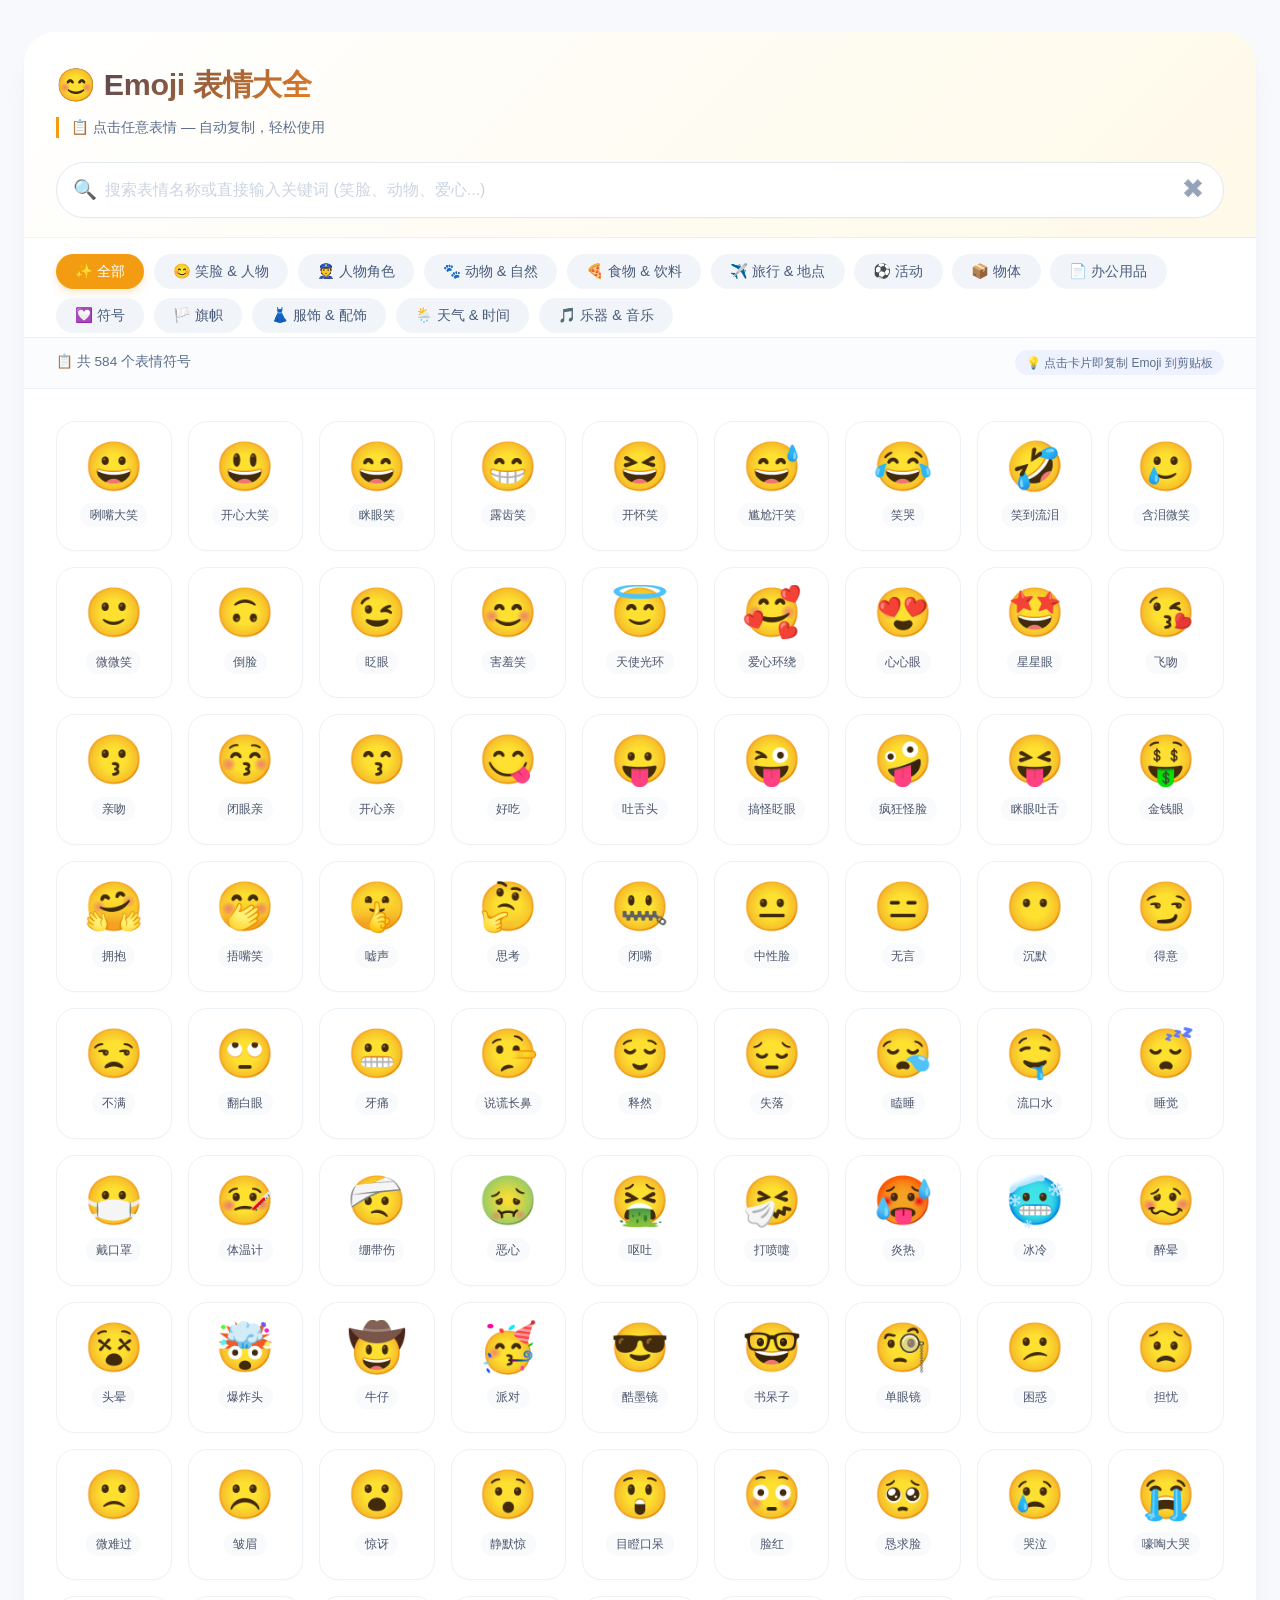
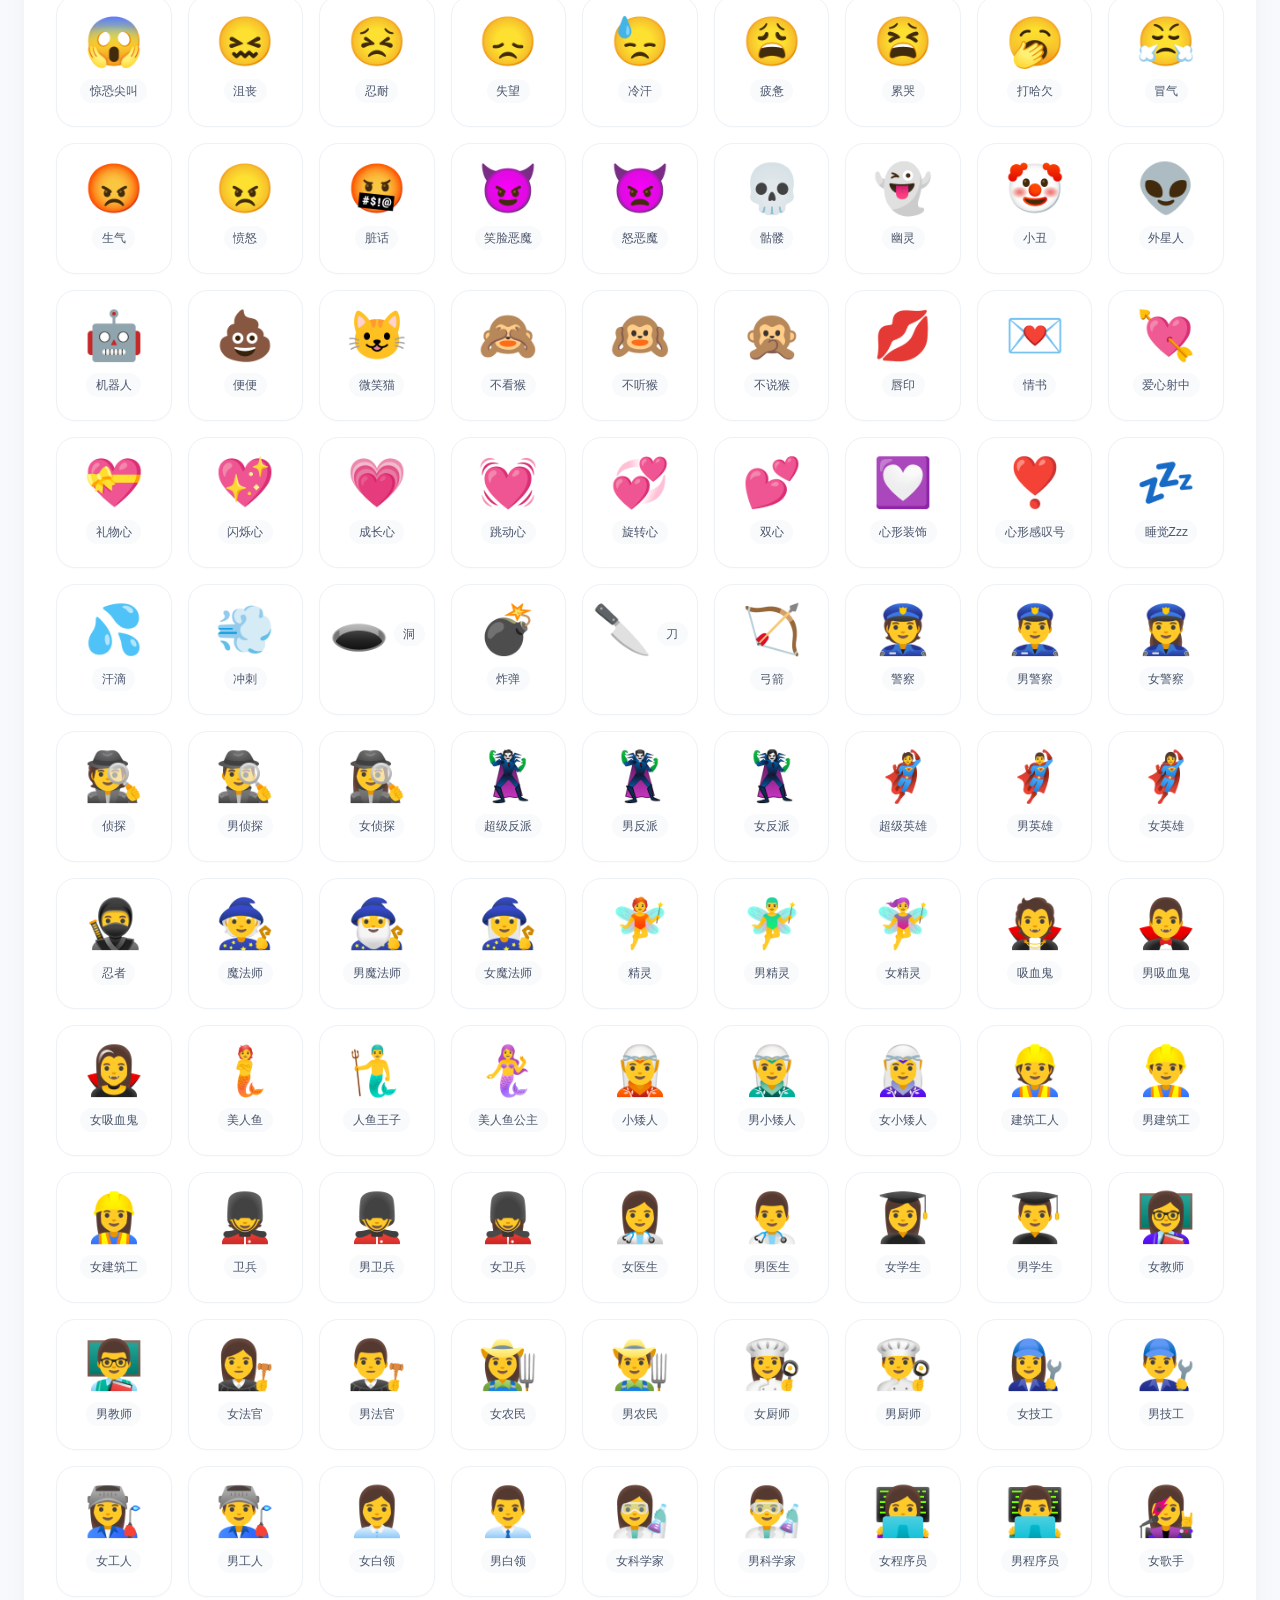
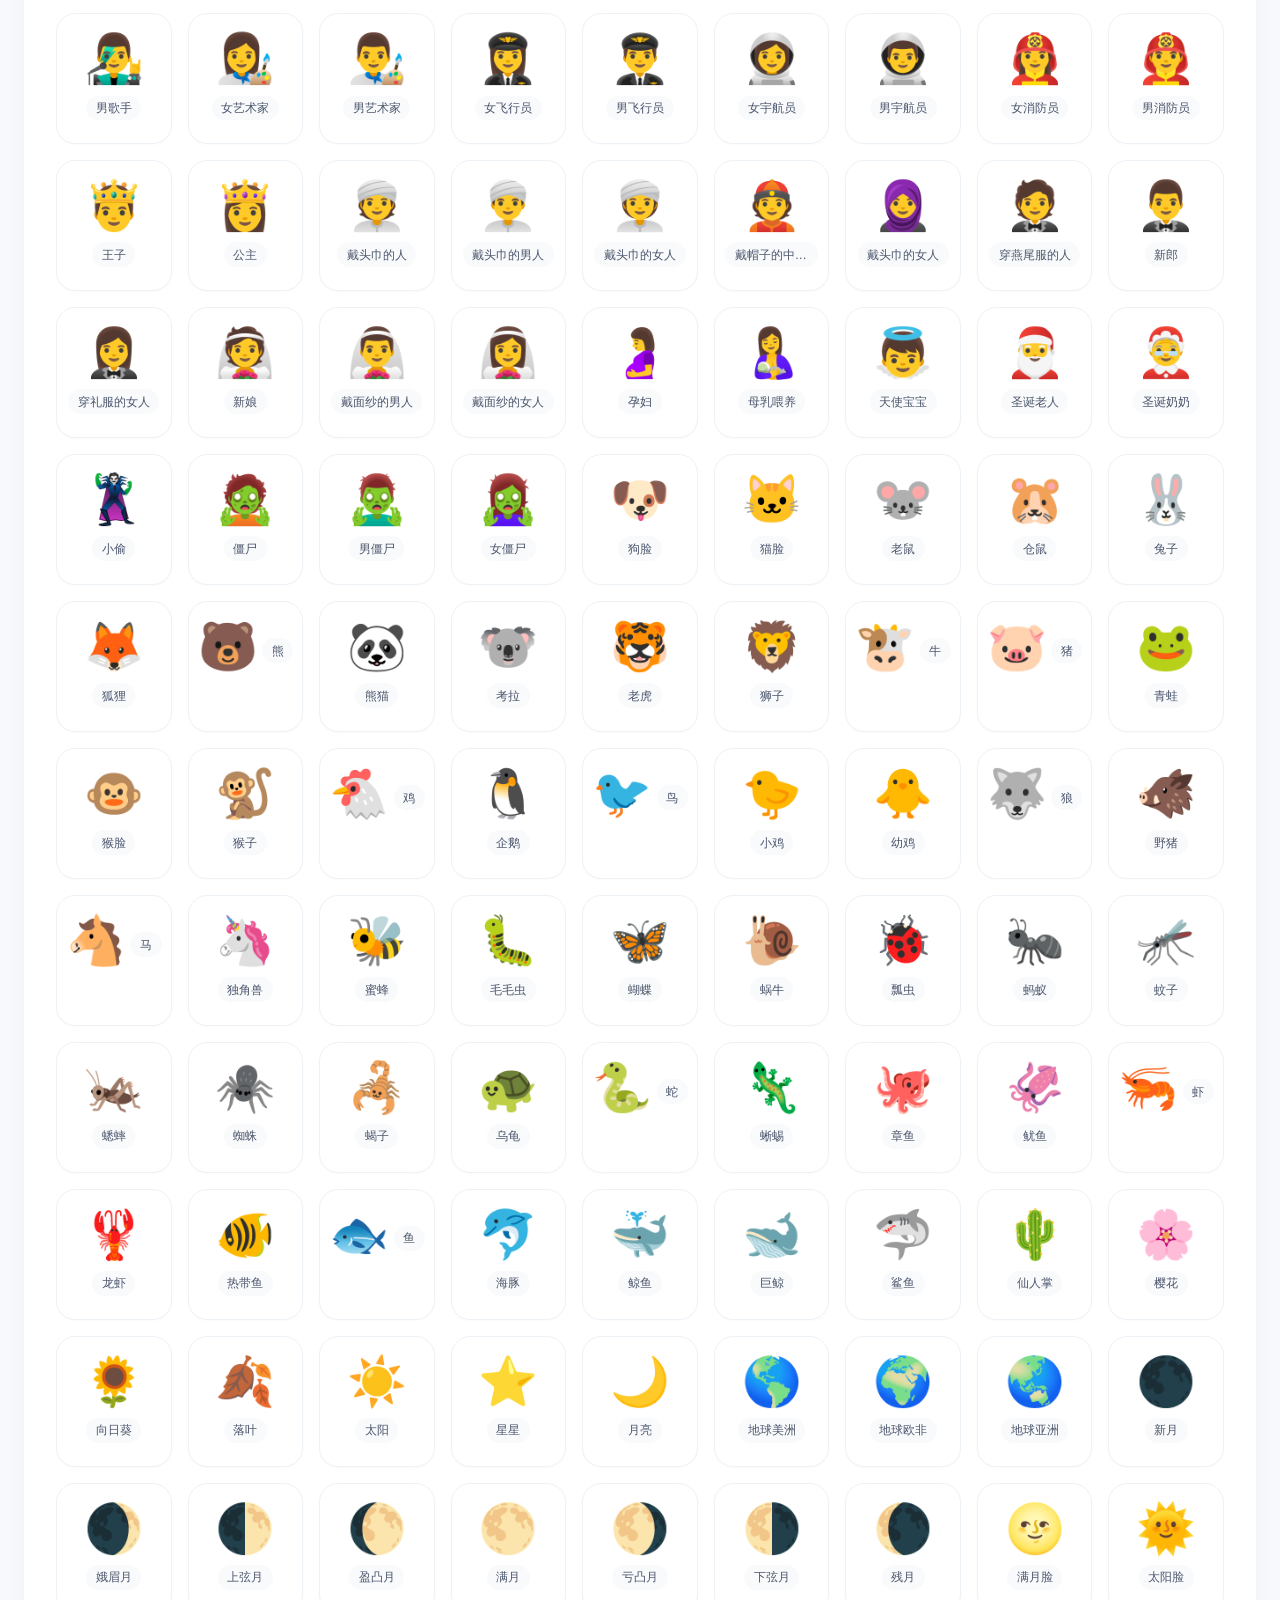
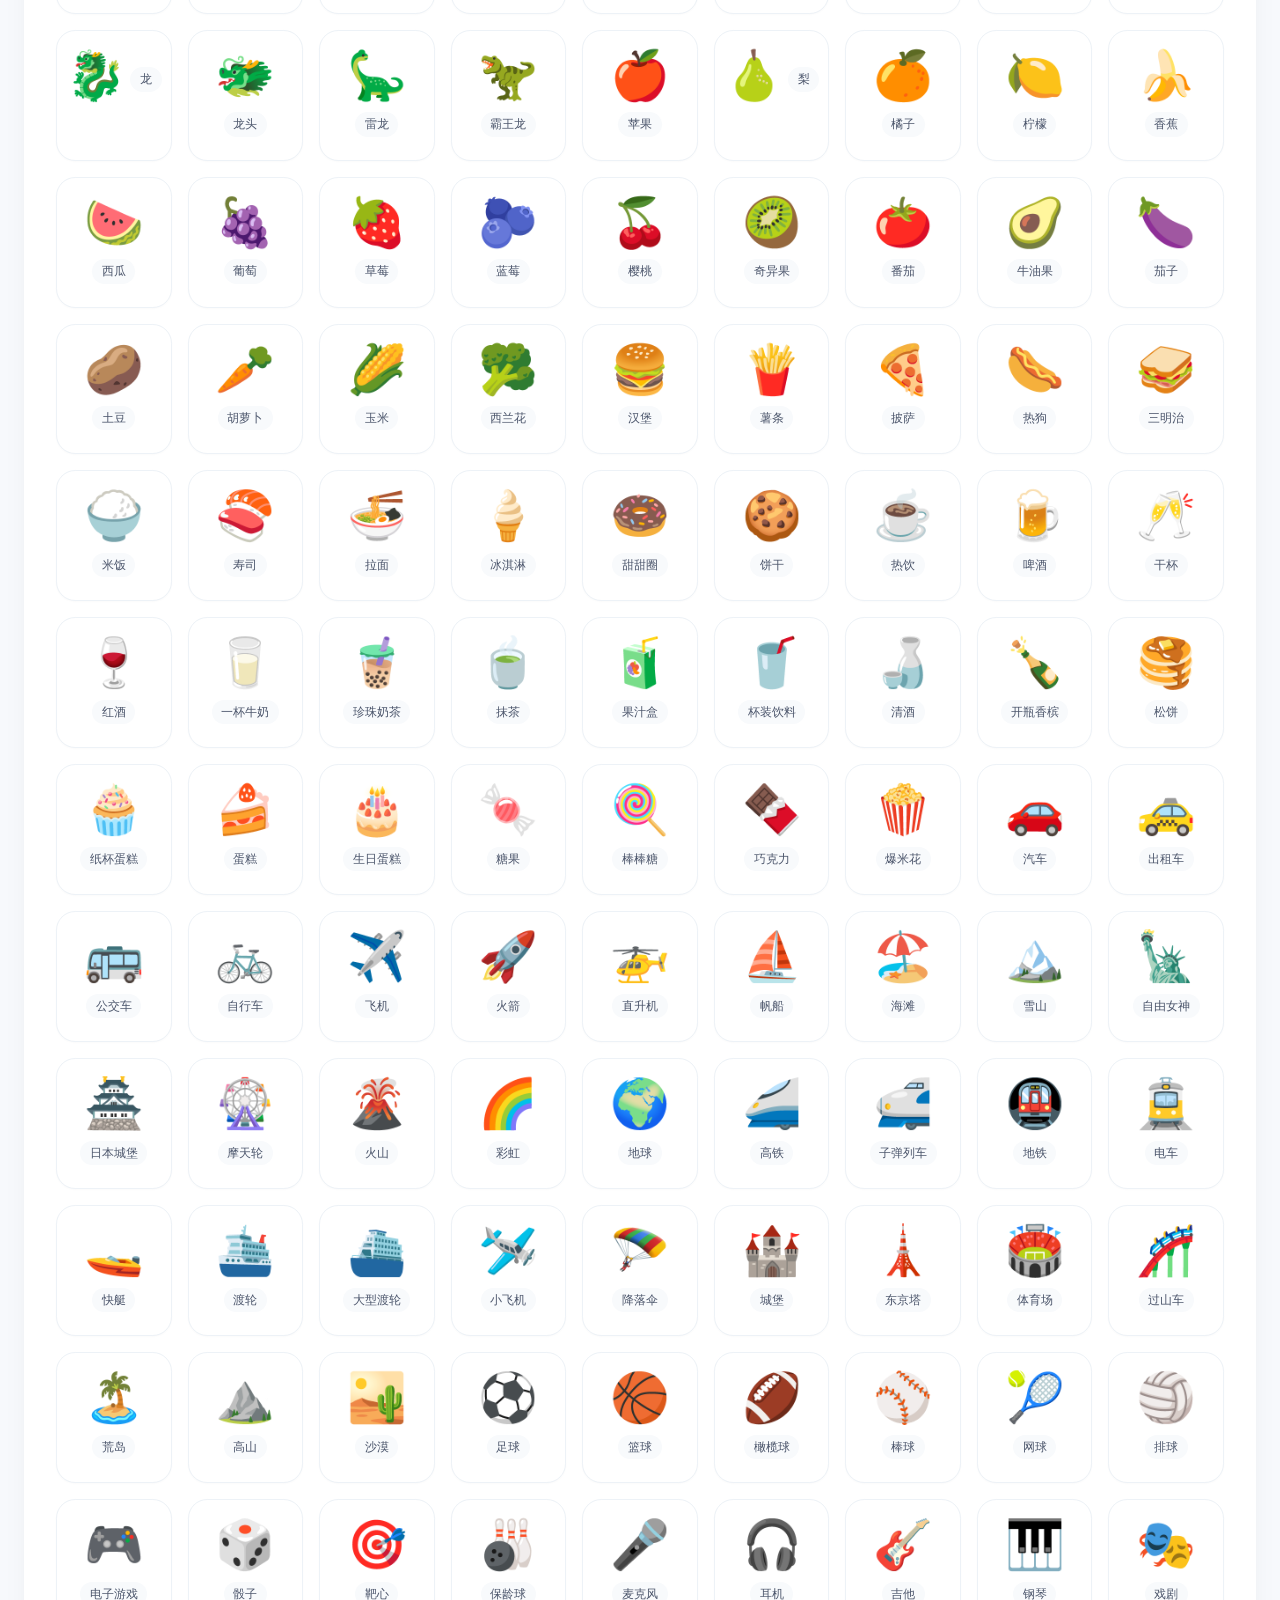
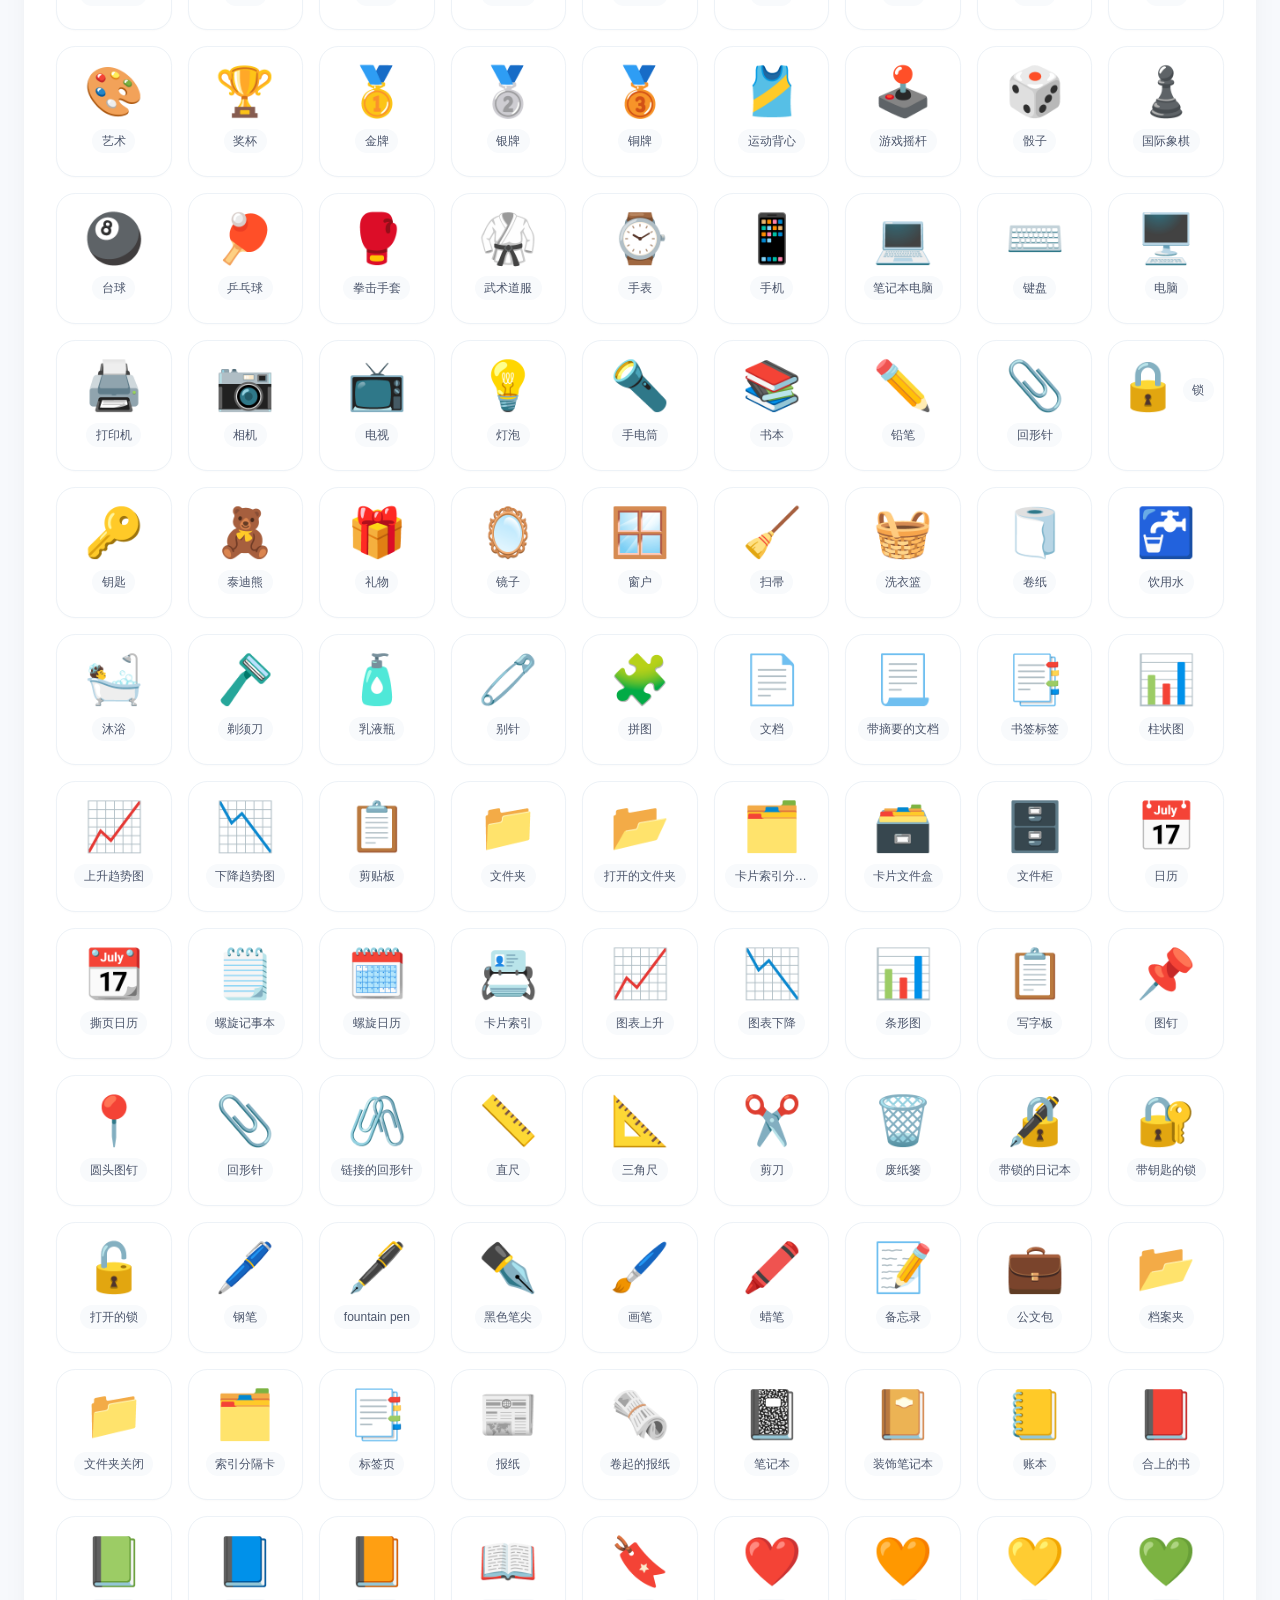
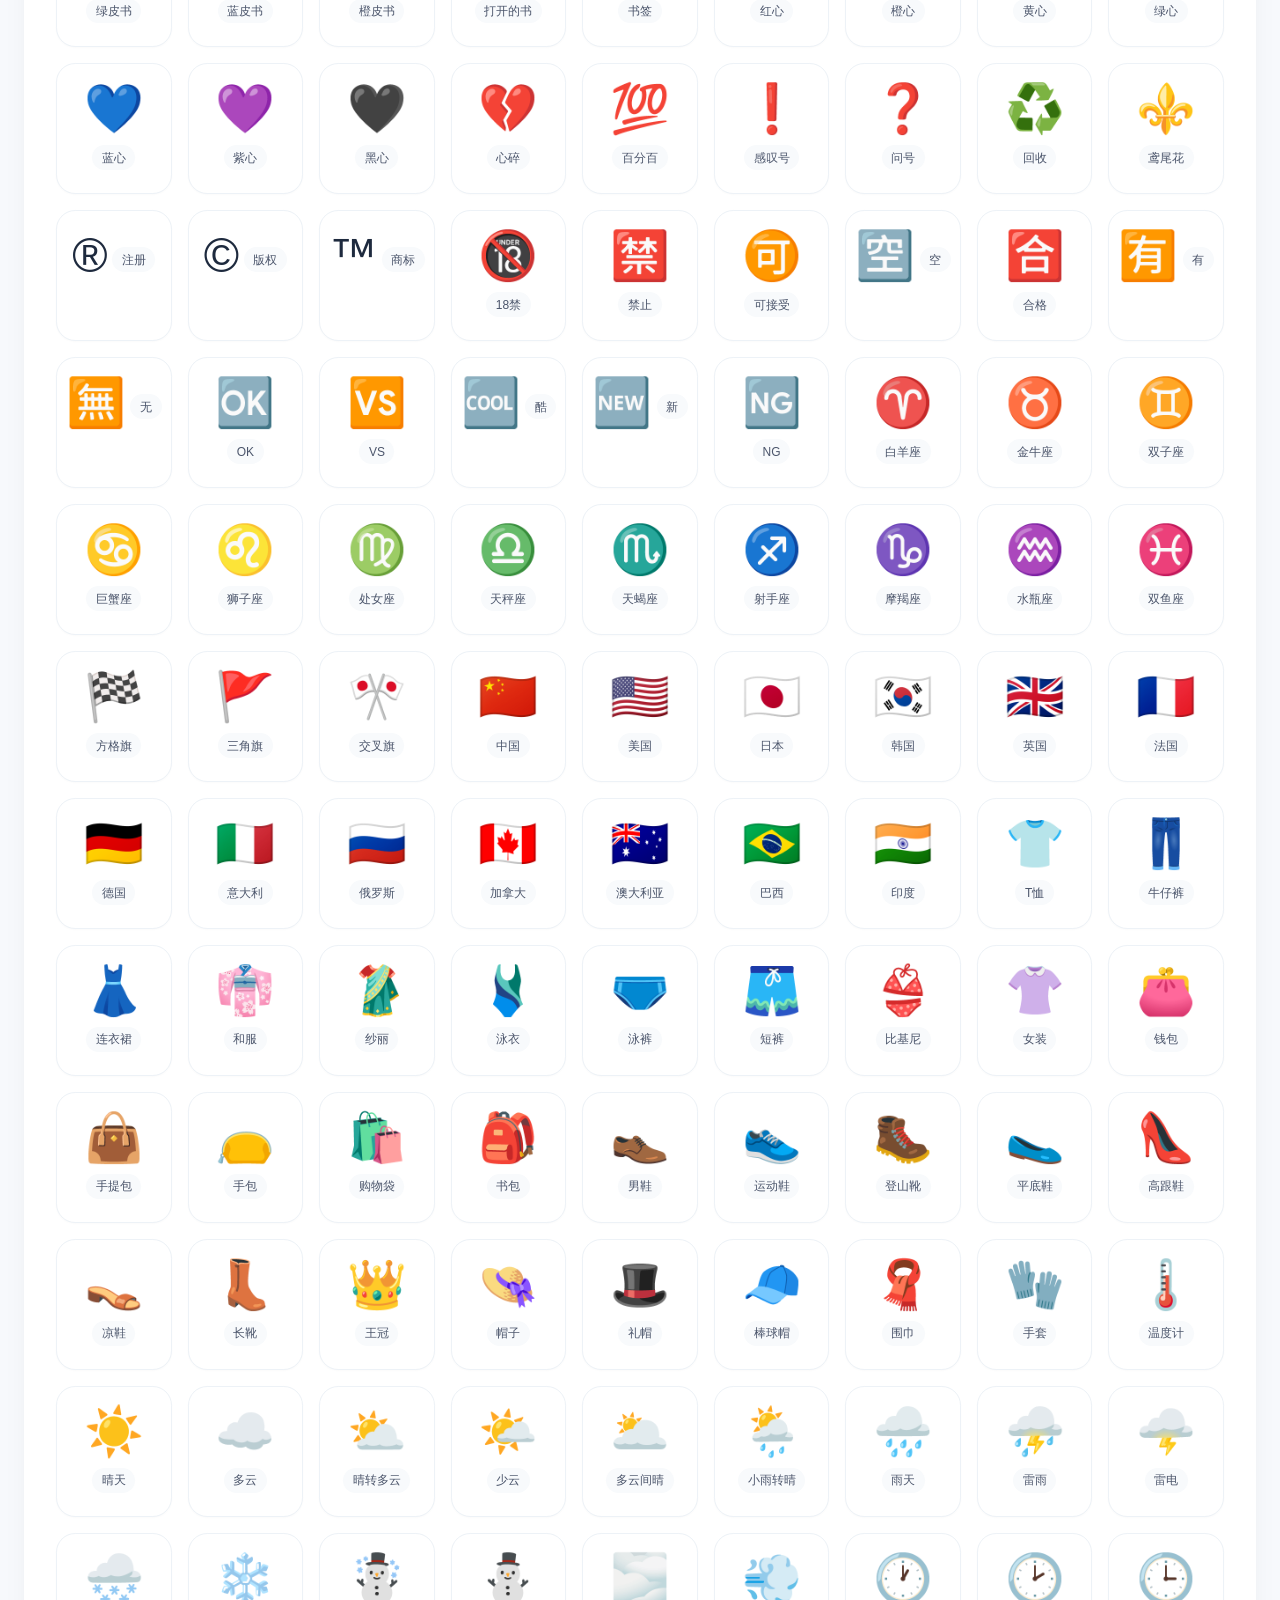
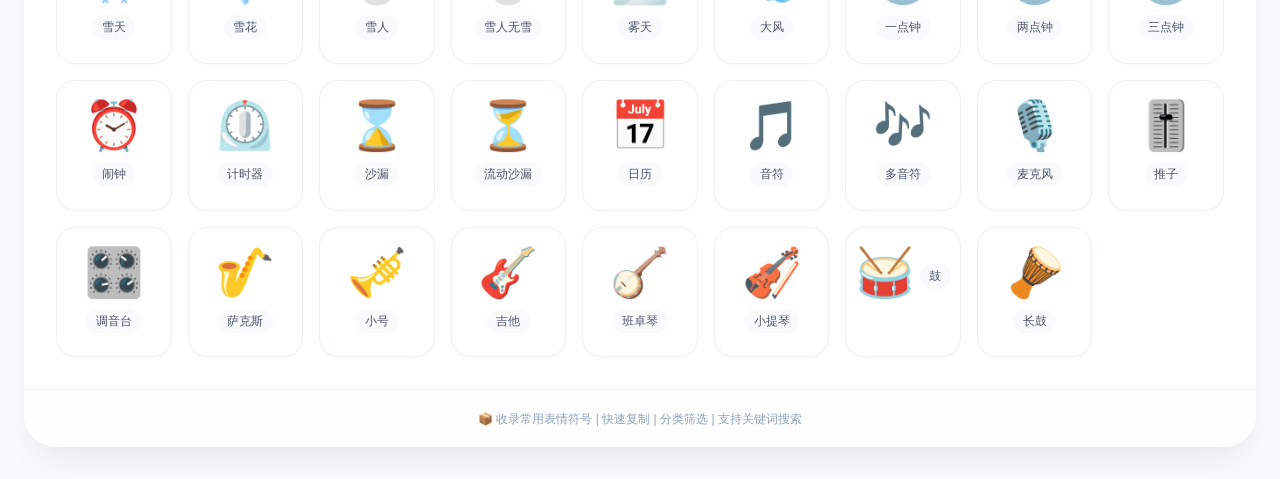
<file: emoji/index.html>
<!DOCTYPE html>
<html lang="zh-CN">
<head>
    <meta charset="UTF-8">
    <meta name="viewport" content="width=device-width, initial-scale=1.0, user-scalable=yes">
    <title>Emoji表情大全 - 一键复制表情符号</title>
    <link rel="stylesheet" href="css/style.css">
</head>
<body>

<div class="container">
    <div class="header">
        <h1>Emoji 表情大全</h1>
        <div class="sub">📋 点击任意表情 — 自动复制，轻松使用</div>
        <div class="search-section">
            <div class="search-box">
                <span class="search-icon">🔍</span>
                <input type="text" id="searchInput" placeholder="搜索表情名称或直接输入关键词 (笑脸、动物、爱心...)" autocomplete="off">
                <button class="clear-search" id="clearSearchBtn" aria-label="清空搜索">✖</button>
            </div>
        </div>
    </div>

    <div class="categories" id="categoriesContainer">
        <!-- 分类按钮动态生成 + 静态保底，但JS会动态渲染 -->
    </div>

    <div class="stats-bar">
        <div class="result-count" id="resultCount">✨ 加载表情中...</div>
        <div class="copy-tip">💡 点击卡片即复制 Emoji 到剪贴板</div>
    </div>

    <div id="emojiGrid" class="emoji-grid">
        <!-- 动态渲染表情卡片 -->
        <div class="empty-state">🎨 表情正在赶来...</div>
    </div>
    <div class="footer">
        📦 收录常用表情符号 | 快速复制 | 分类筛选 | 支持关键词搜索
    </div>
</div>

<div id="toastMsg" class="toast-message">✅ 已复制</div>

<script src="js/script.js"></script>
</body>
</html>
</file>
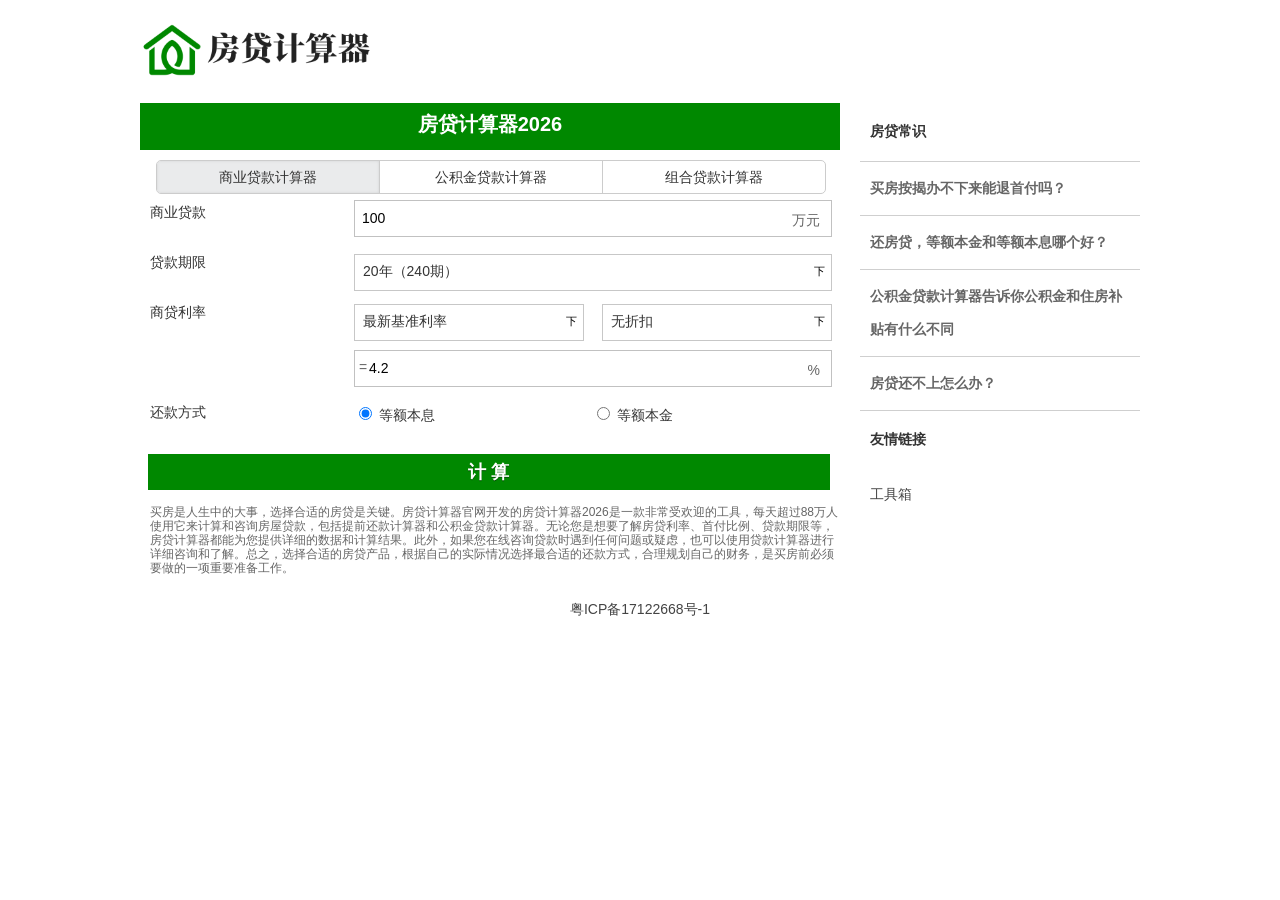
<file: fangdai/index.html>
<!DOCTYPE html>
<html dir="ltr" lang="zh-CN">
<head>
    <meta http-equiv="Content-Type" content="text/html; charset=UTF-8"/>
    <title>房贷计算器2026年 - 房贷计算在线工具</title>
    <meta name="keywords" content="贷款计算器在线工具,LPR,公积金贷款计算器,房贷计算器2026,商贷计算器,loan,房贷利率计算器,等额本息计算器,等额本金计算器,提前还款房贷计算器,房贷计算器在线计算"/>
    <meta name="description"
          content="房贷计算器2026在线免费工具,提供2026房贷利率和房贷计算公式,包含购房贷款计算器、LPR、loan、等额本息计算器、房贷利率计算器、商贷计算器、公积金贷款计算器、提前还款计算器等"/>
    <meta name="viewport"
          content="width=device-width,initial-scale=1.0,maximum-scale=5.0,minimum-scale=1.0,user-scalable=yes"/>
    <link rel="icon" sizes="114x114" href="images/favicon.png">
    <link rel="stylesheet" type="text/css" href="./css/my-common.min.css"/>
    <link rel="stylesheet" type="text/css" href="./css/my-houseloan.min.css"/>
    <style>
        /* 组合贷明细切换标签样式 */
        .mix-loan-tabs {
            margin: 15px 0 10px 0;
        }
        .mix-loan-tabs .tab {
            cursor: pointer;
        }
        .mix-loan-view {
            margin-top: 10px;
        }
        .data-table {
            width: 100%;
            border-collapse: collapse;
        }
        .data-table th,
        .data-table td {
            padding: 8px 6px;
            text-align: center;
            border: 1px solid #e0e0e0;
        }
        .data-table th {
            background-color: #f5f5f5;
            font-weight: bold;
        }
    </style>
    <script type="text/javascript" src="./js/zepto.min.js"></script>
    <script type="text/javascript" src="./js/houseloan_calculator.js"></script>
    <script src="./js/common_tpl.js" type="text/javascript"></script>
 

    <script type="application/ld+json">
        {
          "@context": "https://schema.org",
          "@type": "SoftwareApplication",
          "name": "房贷计算器工具",
          "applicationCategory": "FinanceApplication",
          "aggregateRating": {
            "@type": "AggregateRating",
            "ratingValue": "4.3",
            "ratingCount": "8864"
          },
          "offers": {
            "@type": "Offer",
            "price": "0"
          }
        }
    </script>






</head>
<body>
<div class="header">
    <div class="container">
        <div class="logo">
            <a href=/web_tools/fangdai/index.html><img src="./images/logo.png" style="width: 240px;height: 60px;" title="房贷计算器"></a>
        </div>
    </div>
</div>
<div class="container">
    <div class="calculator">
        <div view="calc_input" style="display:block;">
            <div class="ui-bar" skin="title">
                <at class="title">
                    房贷计算器2026
                    <div class="right">
                        <a class="ui-btn" skin="blue mini i-home" href=/web_tools/fangdai/index.html></a>
                    </div>
                </at>
            </div>
            <nav class="switch-tabs big-switch-tabs">
                <ul style="cursor: pointer;">
                    <li id="business_calc" class="tab select-tab">
                        <div>商业贷款计算器</div>
                    </li>
                    <li id="PAF_calc" class="tab normal-tab">
                        <div>公积金贷款计算器</div>
                    </li>
                    <li id="mix_calc" class="tab normal-tab">
                        <div>组合贷款计算器</div>
                    </li>
                </ul>
            </nav>
            <div class="input-fields" wrap="h10">
                <ul>
                    <li id="business_sum_line" class="field-wrap">
                        <label>商业贷款</label>
                        <div class="field">
                            <div class="ui-text" data-tail="万元">
                                <input type="number" id="business_sum" value="100"></div>
                        </div>
                    </li>
                    <li id="PAF_sum_line" class="field-wrap" style="display:none">
                        <label>公积金贷款</label>
                        <div class="field">
                            <div class="ui-text" data-tail="万元">
                                <input type="number" id="PAF_sum" value="80"></div>
                        </div>
                    </li>
                    <li class="field-wrap">
                        <label>贷款期限</label>
                        <div class="field">
                            <div class="ui-select">
                                <div class="value-bar">
                                    <span id="loan_period_select_bar" class="text" value="20">20年（240期）</span>
                                    <span class="icon-sps tail-icon"></span>
                                </div>
                                <select id="loan_period_select">
                                    <option value="0">半年（6期）</option>
                                    <option value="1">1年（12期）</option>
                                    <option value="2">2年（24期）</option>
                                    <option value="3">3年（36期）</option>
                                    <option value="4">4年（48期）</option>
                                    <option value="5">5年（60期）</option>
                                    <option value="6">6年（72期）</option>
                                    <option value="7">7年（84期）</option>
                                    <option value="8">8年（96期）</option>
                                    <option value="9">9年（108期）</option>
                                    <option value="10">10年（120期）</option>
                                    <option value="11">11年（132期）</option>
                                    <option value="12">12年（144期）</option>
                                    <option value="13">13年（156期）</option>
                                    <option value="14">14年（168期）</option>
                                    <option value="15">15年（180期）</option>
                                    <option value="16">16年（192期）</option>
                                    <option value="17">17年（204期）</option>
                                    <option value="18">18年（216期）</option>
                                    <option value="19">19年（228期）</option>
                                    <option value="20" selected="selected">20年（240期）</option>
                                    <option value="21">21年（252期）</option>
                                    <option value="22">22年（264期）</option>
                                    <option value="23">23年（276期）</option>
                                    <option value="24">24年（288期）</option>
                                    <option value="25">25年（300期）</option>
                                    <option value="26">26年（312期）</option>
                                    <option value="27">27年（324期）</option>
                                    <option value="28">28年（336期）</option>
                                    <option value="29">29年（348期）</option>
                                    <option value="30">30年（360期）</option>
                                </select>
                            </div>
                        </div>
                    </li>
                    <li id="business_rate_select_line" class="field-wrap">
                        <label>商贷利率</label>
                        <div class="field long-field" id="business_rate_select_field">
                            <div class="ui-select">
                                <div class="value-bar">
                                    <span id="business_rate_select_bar" class="text" value="12">最新基准利率</span>
                                    <span class="icon-sps tail-icon"></span>
                                </div>
                                <select id="business_rate_select" input-method="auto">
                                    <option value="-1">手动输入</option>
                                    <option value="12" data-key="18-1-1" selected="selected">最新基准利率</option>
                                </select>
                            </div>
                        </div>
                        <div class="field short-field" id="business_discount_field">
                            <div class="ui-select">
                                <div class="value-bar">
                                    <span id="business_discount_bar" class="text" data-discount="1.0">无折扣</span>
                                    <span class="icon-sps tail-icon"></span>
                                </div>
                                <select id="business_discount">
                                    <option value="0" data-discount="1.0" selected="selected">无折扣</option>
                                    <option value="10" data-discount="1.2">1.2倍</option>
                                    <option value="9" data-discount="1.15">1.15倍</option>
                                    <option value="8" data-discount="1.1">1.1倍</option>
                                    <option value="7" data-discount="1.05">1.05倍</option>
                                    <option value="6" data-discount="0.95">95折</option>
                                    <option value="5" data-discount="0.9">9折</option>
                                    <option value="4" data-discount="0.85">85折</option>
                                    <option value="3" data-discount="0.8">8折</option>
                                    <option value="2" data-discount="0.75">75折</option>
                                    <option value="1" data-discount="0.7">7折</option>
                                </select>
                            </div>
                        </div>
                    </li>
                    <li id="business_rate_value_line" class="field-wrap">
                        <label></label>
                        <div class="field">
                            <div class="ui-text rate-text" data-tail="%">
                                <input type="number" id="business_rate" value="4.2"></div>
                        </div>
                    </li>
                    <li id="PAF_rate_line" class="field-wrap" style="display:none">
                        <label>公积金利率</label>
                        <div class="field long-field">
                            <div class="ui-select">
                                <div class="value-bar">
                                    <span id="PAF_rate_select_bar" class="text" value="12">最新基准利率</span>
                                    <span class="icon-sps tail-icon"></span>
                                </div>
                                <select id="PAF_rate_select" input-method="auto">
                                    <option value="-1">手动输入</option>
                                    <option value="12" data-key="18-1-1" selected="selected">最新基准利率</option>
                                </select>
                            </div>
                        </div>
                        <div class="field short-field">
                            <div class="ui-text" data-tail="%">
                                <input type="number" id="PAF_rate" value="3.25"></div>
                        </div>
                    </li>
                    <li class="field-wrap">
                        <label>还款方式</label>
                        <div class="field mid-field">
                            <label class="repay-method">
                                <input type="radio" name="repayType" id="repay_radio1" value="1" checked="checked">&nbsp;等额本息</label>
                        </div>
                        <div class="field mid-field">
                            <label class="repay-method">
                                <input type="radio" name="repayType" id="repay_radio2" value="2">&nbsp;等额本金</label>
                        </div>
                    </li>
                </ul>
                <div class="calbtn-wrap">
                    <a id="calculate" class="ui-btn" skin="blue full">计&nbsp;算</a>
                </div>
            </div>
            <div wrap="t15">


                <div class="use-help">
                    <p>
                        买房是人生中的大事，选择合适的房贷是关键。房贷计算器官网开发的房贷计算器2026是一款非常受欢迎的工具，每天超过88万人使用它来计算和咨询房屋贷款，包括提前还款计算器和公积金贷款计算器。无论您是想要了解房贷利率、首付比例、贷款期限等，房贷计算器都能为您提供详细的数据和计算结果。此外，如果您在线咨询贷款时遇到任何问题或疑虑，也可以使用贷款计算器进行详细咨询和了解。总之，选择合适的房贷产品，根据自己的实际情况选择最合适的还款方式，合理规划自己的财务，是买房前必须要做的一项重要准备工作。                    </p>
                </div>
                <div id="business_atc_recmd_mod" style="display:block;">
                    <div>
                        <div class="mod-tit" wrap="h15 b10">
                            <p>房贷知识</p>
                        </div>
                        <div class="ui-list">
                            <a class="list-item" href="./post/1.html">
                                <div class="detail" doc="desc">
                                    <p class="atc-title">买房按揭办不下来能退首付吗？</p>
                                </div>
                                <i data-icon="&gt;"></i>
                            </a>
                            <a class="list-item" href="./post/2.html">
                                <div class="detail" doc="desc">
                                    <p class="atc-title">还房贷，等额本金和等额本息哪个好？</p>
                                </div>
                                <i data-icon="&gt;"></i>
                            </a>
                            <a class="list-item" href="./post/3.html">
                                <div class="detail" doc="desc">
                                    <p class="atc-title">公积金贷款计算器告诉你公积金和住房补贴有什么不同</p>
                                </div>
                                <i data-icon="&gt;"></i>
                            </a>
                            <a class="list-item" href="./post/4.html">
                                <div class="detail" doc="desc">
                                    <p class="atc-title">房贷还不上怎么办？</p>
                                </div>
                                <i data-icon="&gt;"></i>
                            </a>
                        </div>
                    </div>
                </div>
                <div id="PAF_atc_recmd_mod" class="hide">
                    <div>
                        <div class="mod-tit" wrap="h15 b10">
                            <p>房贷知识</p>
                        </div>
                        <div class="ui-list">
                            <a class="list-item" href="./post/1.html">
                                <div class="detail" doc="desc">
                                    <p class="atc-title">买房按揭办不下来能退首付吗？</p>
                                </div>
                                <i data-icon="&gt;"></i>
                            </a>
                            <a class="list-item" href="./post/2.html">
                                <div class="detail" doc="desc">
                                    <p class="atc-title">还房贷，等额本金和等额本息哪个好？</p>
                                </div>
                                <i data-icon="&gt;"></i>
                            </a>
                            <a class="list-item" href="./post/3.html">
                                <div class="detail" doc="desc">
                                    <p class="atc-title">公积金贷款计算器告诉你公积金和住房补贴有什么不同</p>
                                </div>
                                <i data-icon="&gt;"></i>
                            </a>
                            <a class="list-item" href="./post/4.html">
                                <div class="detail" doc="desc">
                                    <p class="atc-title">房贷还不上怎么办？</p>
                                </div>
                                <i data-icon="&gt;"></i>
                            </a>
                        </div>
                    </div>
                </div>
            </div>
        </div>
        <div class="calc-result hide" view="calc_result">
            <header class="ui-bar" skin="title">
                <h1 class="title">计算结果</h1>
                <div class="left">
                    <a id="back_to_calc_input" class="ui-btn" skin="mini back" wrap="t5">返回</a>
                </div>
            </header>
            <nav class="switch-tabs">
                <ul>
                    <li id="result_tab_1" class="result-tab normal-tab" tab-id="1">
                        <a href="javascript:void(0)">等额本息</a>
                    </li>
                    <li id="result_tab_2" class="result-tab normal-tab" tab-id="2">
                        <a href="javascript:void(0)">等额本金</a>
                    </li>
                </ul>
            </nav>
            <div id="result_data_1" class="result-data hide">
                <ul class="result-list">
                    <li class="group-tit">还款数据摘要</li>
                    <li id="business_interest_total_debx" class="hide">
                        <div class="item-name">商贷利息</div>
                        <div id="business_interest_total_1" class="item-value"></div>
                    </li>
                    <li id="PAF_interest_total_debx" class="hide">
                        <div class="item-name">公积金利息</div>
                        <div id="PAF_interest_total_1" class="item-value"></div>
                    </li>
                    <li>
                        <div class="item-name">利息总额</div>
                        <div id="interest_total_1" class="item-value"></div>
                    </li>
                    <li>
                        <div class="item-name">累计还款总额</div>
                        <div id="repay_total_1" class="item-value"></div>
                    </li>
                    <li>
                        <div class="item-name">每月月供</div>
                        <div id="repay_monthly_1" class="item-value"></div>
                    </li>
                    <li>
                        <div class="item-name">最高月付利息</div>
                        <div id="interest_monthly_1" class="item-value"></div>
                    </li>
                </ul>
                <div class="data-container wid2 clear">
                    <div class="group-tit">还款数据明细</div>
                    <!-- 组合贷切换标签 -->
                    <nav class="switch-tabs mix-loan-tabs hide" id="mix_loan_tabs_1">
                        <ul>
                            <li class="tab select-tab" data-view="total"><a href="javascript:void(0)">总计</a></li>
                            <li class="tab normal-tab" data-view="business"><a href="javascript:void(0)">商业贷款</a></li>
                            <li class="tab normal-tab" data-view="paf"><a href="javascript:void(0)">公积金贷款</a></li>
                        </ul>
                    </nav>
                    <!-- 总计表格 -->
                    <div class="mix-loan-view" id="mix_view_total_1">
                        <table class="data-table table-striped">
                            <thead>
                            <tr>
                                <th>期次</th>
                                <th>偿还本息</th>
                                <th>偿还利息</th>
                                <th>偿还本金</th>
                                <th>剩余本金</th>
                            </tr>
                            </thead>
                            <tbody id="simple_data_table_1"></tbody>
                        </table>
                    </div>
                    <!-- 商贷表格 -->
                    <div class="mix-loan-view hide" id="mix_view_business_1">
                        <table class="data-table table-striped">
                            <thead>
                            <tr>
                                <th>期次</th>
                                <th>月供</th>
                                <th>利息</th>
                                <th>本金</th>
                            </tr>
                            </thead>
                            <tbody id="business_data_table_1"></tbody>
                        </table>
                    </div>
                    <!-- 公积金表格 -->
                    <div class="mix-loan-view hide" id="mix_view_paf_1">
                        <table class="data-table table-striped">
                            <thead>
                            <tr>
                                <th>期次</th>
                                <th>月供</th>
                                <th>利息</th>
                                <th>本金</th>
                            </tr>
                            </thead>
                            <tbody id="paf_data_table_1"></tbody>
                        </table>
                    </div>
                    <div class="view-more" data-detail="1">
                        <div class="detail">
                            <p class="txt">查看更多数据...</p>
                        </div>
                        <i data-icon="&gt;"></i>
                    </div>
                </div>
            </div>
            <div id="result_data_2" class="result-data hide">
                <ul class="result-list">
                    <li class="group-tit">还款数据摘要</li>
                    <li id="business_interest_total_debj" class="hide">
                        <div class="item-name">商贷利息</div>
                        <div id="business_interest_total_2" class="item-value"></div>
                    </li>
                    <li id="PAF_interest_total_debj" class="hide">
                        <div class="item-name">公积金利息</div>
                        <div id="PAF_interest_total_2" class="item-value"></div>
                    </li>
                    <li>
                        <div class="item-name">利息总额</div>
                        <div id="interest_total_2" class="item-value"></div>
                    </li>
                    <li>
                        <div class="item-name">累计还款总额</div>
                        <div id="repay_total_2" class="item-value"></div>
                    </li>
                    <li>
                        <div class="item-name">最高月供</div>
                        <div id="repay_monthly_2" class="item-value"></div>
                    </li>
                    <li>
                        <div class="item-name">最高月付利息</div>
                        <div id="interest_monthly_2" class="item-value"></div>
                    </li>
                </ul>
                <div class="data-container wid2 clear">
                    <div class="group-tit">还款数据明细</div>
                    <!-- 组合贷切换标签 -->
                    <nav class="switch-tabs mix-loan-tabs hide" id="mix_loan_tabs_2">
                        <ul>
                            <li class="tab select-tab" data-view="total"><a href="javascript:void(0)">总计</a></li>
                            <li class="tab normal-tab" data-view="business"><a href="javascript:void(0)">商业贷款</a></li>
                            <li class="tab normal-tab" data-view="paf"><a href="javascript:void(0)">公积金贷款</a></li>
                        </ul>
                    </nav>
                    <!-- 总计表格 -->
                    <div class="mix-loan-view" id="mix_view_total_2">
                        <table class="data-table table-striped">
                            <thead>
                            <tr>
                                <th>期次</th>
                                <th>偿还本息</th>
                                <th>偿还利息</th>
                                <th>偿还本金</th>
                                <th>剩余本金</th>
                            </tr>
                            </thead>
                            <tbody id="simple_data_table_2"></tbody>
                        </table>
                    </div>
                    <!-- 商贷表格 -->
                    <div class="mix-loan-view hide" id="mix_view_business_2">
                        <table class="data-table table-striped">
                            <thead>
                            <tr>
                                <th>期次</th>
                                <th>月供</th>
                                <th>利息</th>
                                <th>本金</th>
                            </tr>
                            </thead>
                            <tbody id="business_data_table_2"></tbody>
                        </table>
                    </div>
                    <!-- 公积金表格 -->
                    <div class="mix-loan-view hide" id="mix_view_paf_2">
                        <table class="data-table table-striped">
                            <thead>
                            <tr>
                                <th>期次</th>
                                <th>月供</th>
                                <th>利息</th>
                                <th>本金</th>
                            </tr>
                            </thead>
                            <tbody id="paf_data_table_2"></tbody>
                        </table>
                    </div>
                    <div class="view-more" data-detail="2">
                        <div class="detail">
                            <p class="txt">查看更多数据...</p>
                        </div>
                        <i data-icon="&gt;"></i>
                    </div>
                </div>
            </div>
            <div class="recal-btn" wrap="h10">
                <a id="recalculate" class="ui-btn" skin="blue full">重新计算</a>
            </div>
            <div wrap="t15">
                <div class="use-help">
                    <p>
                        2026买房计算月供当然是用房贷计算器官网开发的房贷计算器最新2026,每天超过1611万人在线计算和咨询房屋贷款,包括提前还款计算器和公积金贷款计算器.房贷计算,就用贷款计算器最新2026、房贷计算器2026、公积金贷款计算器。</p>
                </div>
                <div id="repay_atc_recmd_mod">
                    <div>
                        <div class="mod-tit" wrap="h15 b10">
                            <p>房贷常识</p>
                        </div>
                        <div class="ui-list">
                            <a class="list-item" href="./post/1.html">
                                <div class="detail" doc="desc">
                                    <p class="atc-title">买房按揭办不下来能退首付吗？</p>
                                </div>
                                <i data-icon="&gt;"></i>
                            </a>
                            <a class="list-item" href="./post/2.html">
                                <div class="detail" doc="desc">
                                    <p class="atc-title">还房贷，等额本金和等额本息哪个好？</p>
                                </div>
                                <i data-icon="&gt;"></i>
                            </a>
                            <a class="list-item" href="./post/3.html">
                                <div class="detail" doc="desc">
                                    <p class="atc-title">公积金贷款计算器告诉你公积金和住房补贴有什么不同</p>
                                </div>
                                <i data-icon="&gt;"></i>
                            </a>
                            <a class="list-item" href="./post/4.html">
                                <div class="detail" doc="desc">
                                    <p class="atc-title">房贷还不上怎么办？</p>
                                </div>
                                <i data-icon="&gt;"></i>
                            </a>
                        </div>
                    </div>
                </div>
            </div>
        </div>
        <div id="data_detail_bar" class="ui-bar-fixed hide">
            <header class="ui-bar" skin="title">
                <h1 class="title">数据明细</h1>
                <div class="left">
                    <a id="back_to_calc_result" class="ui-btn" skin="mini back" wrap="t5">返回</a>
                </div>
            </header>
        </div>
        <div class="data-detail hide" view="data_detail">
            <div id="data_detail_1" class="data-container wid2 clear hide">
                <table class="data-table table-striped">
                    <thead>
                    <tr>
                        <th>期次</th>
                        <th>偿还本息</th>
                        <th>偿还利息</th>
                        <th>偿还本金</th>
                        <th>剩余本金</th>
                        <th class="mix-loan-detail hide">商贷月供</th>
                        <th class="mix-loan-detail hide">商贷利息</th>
                        <th class="mix-loan-detail hide">商贷本金</th>
                        <th class="mix-loan-detail hide">公积金月供</th>
                        <th class="mix-loan-detail hide">公积金利息</th>
                        <th class="mix-loan-detail hide">公积金本金</th>
                    </tr>
                    </thead>
                    <tbody id="standard_data_table_1"></tbody>
                </table>
            </div>
            <div id="data_detail_2" class="data-container wid2 clear hide">
                <table class="data-table table-striped">
                    <thead>
                    <tr>
                        <th>期次</th>
                        <th>偿还本息</th>
                        <th>偿还利息</th>
                        <th>偿还本金</th>
                        <th>剩余本金</th>
                        <th class="mix-loan-detail hide">商贷月供</th>
                        <th class="mix-loan-detail hide">商贷利息</th>
                        <th class="mix-loan-detail hide">商贷本金</th>
                        <th class="mix-loan-detail hide">公积金月供</th>
                        <th class="mix-loan-detail hide">公积金利息</th>
                        <th class="mix-loan-detail hide">公积金本金</th>
                    </tr>
                    </thead>
                    <tbody id="standard_data_table_2"></tbody>
                </table>
            </div>
        </div>
    </div>
    <div class="side">
        <h3 class="title">房贷常识</h3>
        <div class="ui-list">
            <a class="list-item" href="./post/1.html">
                <div class="detail" doc="desc">
                    <p class="atc-title">买房按揭办不下来能退首付吗？</p>
                </div>
                <i data-icon="&gt;"></i>
            </a>
            <a class="list-item" href="./post/2.html">
                <div class="detail" doc="desc">
                    <p class="atc-title">还房贷，等额本金和等额本息哪个好？</p>
                </div>
                <i data-icon="&gt;"></i>
            </a>
            <a class="list-item" href="./post/3.html">
                <div class="detail" doc="desc">
                    <p class="atc-title">公积金贷款计算器告诉你公积金和住房补贴有什么不同</p>
                </div>
                <i data-icon="&gt;"></i>
            </a>
            <a class="list-item" href="./post/4.html">
                <div class="detail" doc="desc">
                    <p class="atc-title">房贷还不上怎么办？</p>
                </div>
                <i data-icon="&gt;"></i>
            </a>
        </div>

        <h3 class="title">友情链接</h3>
        <div class="links">
            <a href="/web_tools/index.html" target="_blank">工具箱</a>
<!--            <a href="https://www.sina.com/" target="_blank">新浪财经</a>-->
<!--            <a href="https://fangdai.gitapp.cn" target="_blank">商业贷款计算器</a>-->
<!--            <a href="https://tool.gitapp.cn/" target="_blank">在线工具集</a>-->
<!--            <a href="https://zaixianps.net/" target="_blank">在线ps</a>-->
<!--            <a href="https://cnblogs.com/" target="_blank">博客园</a>-->
<!--            <a href="https://finance.yahoo.com/" target="_blank">雅虎财经</a>-->
        </div>
    </div>

</div>
<div class="footer">
    <a href="https://beian.miit.gov.cn" target="_blank">粤ICP备17122668号-1</a>

    <script>
    </script>
</div>
</body>
</html>
</file>
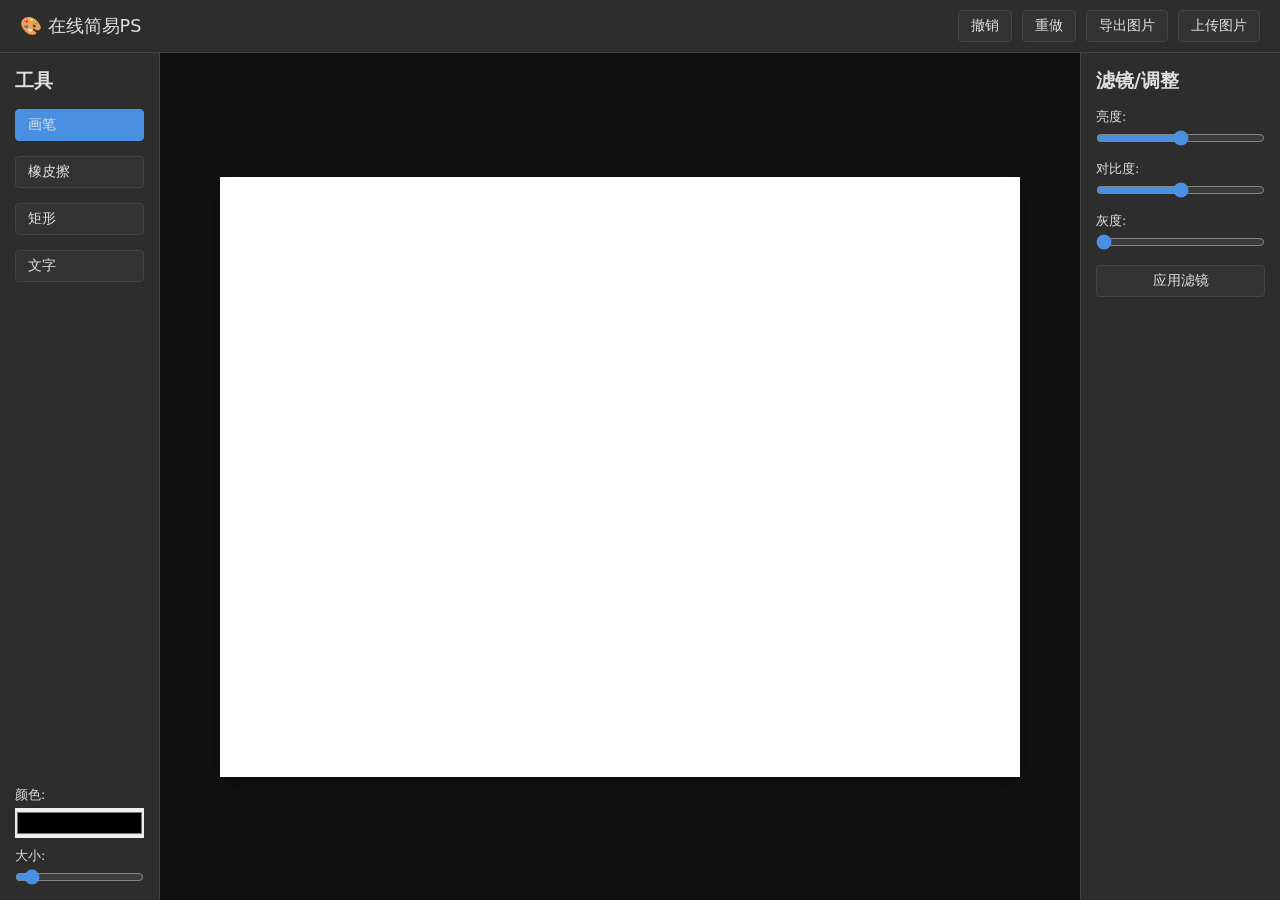
<file: online_ps/index.html>
<!DOCTYPE html>
<html lang="zh-CN">
<head>
    <meta charset="UTF-8">
    <meta name="viewport" content="width=device-width, initial-scale=1.0">
    <title>在线简易PS</title>
    <link rel="stylesheet" href="style.css">
</head>
<body>
    <header class="app-header">
        <h1>🎨 在线简易PS</h1>
        <div class="header-actions">
            <button id="btn-undo">撤销</button>
            <button id="btn-redo">重做</button>
            <button id="btn-download">导出图片</button>
            <label class="file-upload">
                上传图片
                <input type="file" id="upload-image" accept="image/*">
            </label>
        </div>
    </header>

    <main class="app-main">
        <!-- 左侧工具栏 -->
        <aside class="toolbar">
            <h3>工具</h3>
            <button class="tool-btn active" data-tool="brush">画笔</button>
            <button class="tool-btn" data-tool="eraser">橡皮擦</button>
            <button class="tool-btn" data-tool="rect">矩形</button>
            <button class="tool-btn" data-tool="text">文字</button>
            <div class="tool-settings">
                <label>颜色: <input type="color" id="color-picker" value="#000000"></label>
                <label>大小: <input type="range" id="brush-size" min="1" max="50" value="5"></label>
            </div>
        </aside>

        <!-- 中间画布区域 -->
        <div class="canvas-wrapper">
            <canvas id="editor-canvas" width="800" height="600"></canvas>
        </div>

        <!-- 右侧滤镜面板 -->
        <aside class="filter-panel">
            <h3>滤镜/调整</h3>
            <div class="filter-control">
                <label>亮度: <input type="range" id="filter-brightness" min="-100" max="100" value="0"></label>
            </div>
            <div class="filter-control">
                <label>对比度: <input type="range" id="filter-contrast" min="-100" max="100" value="0"></label>
            </div>
            <div class="filter-control">
                <label>灰度: <input type="range" id="filter-grayscale" min="0" max="100" value="0"></label>
            </div>
            <button id="apply-filters">应用滤镜</button>
        </aside>
    </main>

    <script src="app.js"></script>
</body>
</html>
</file>
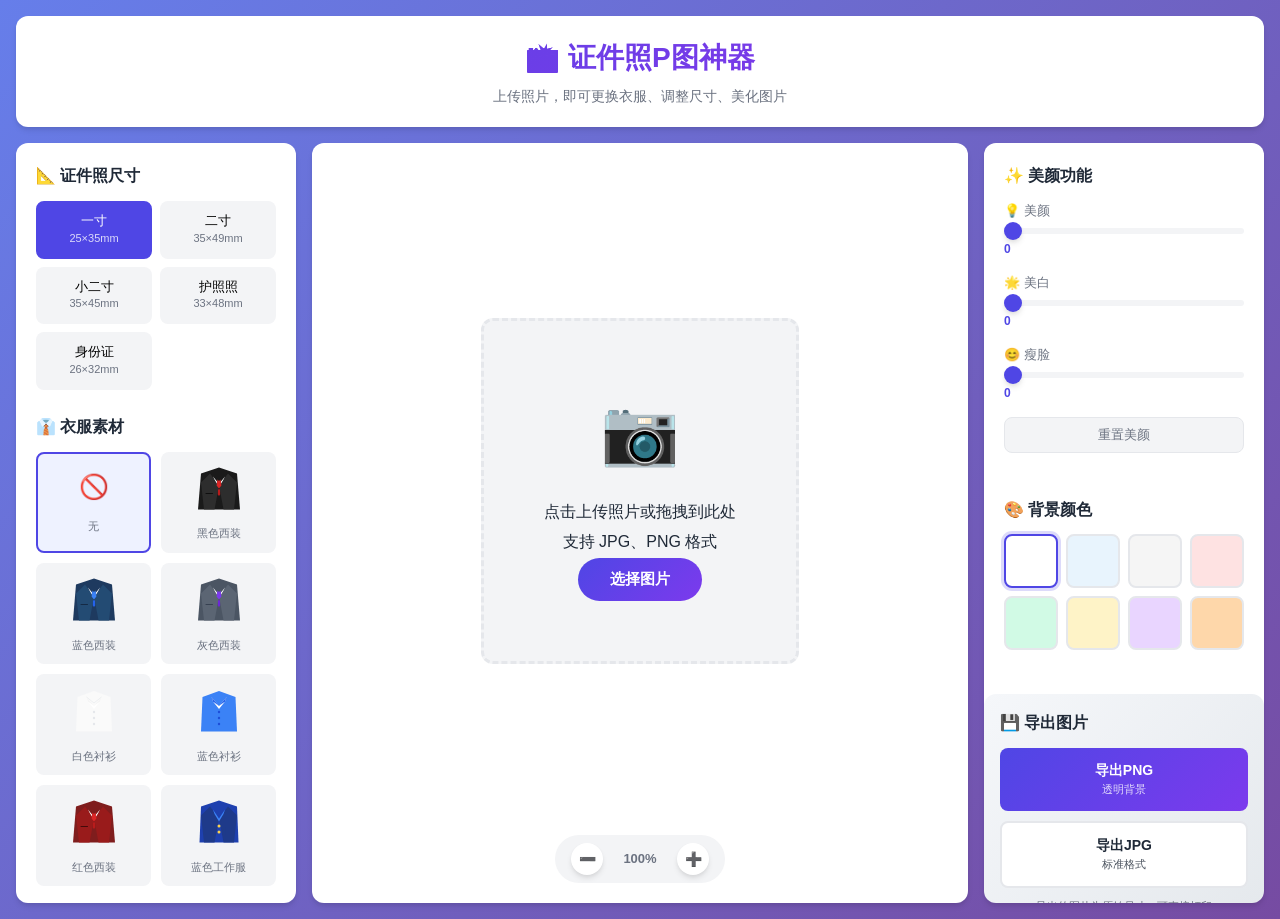
<file: worker_pic/index.html>
<!DOCTYPE html>
<html lang="zh-CN">
<head>
    <meta charset="UTF-8">
    <meta name="viewport" content="width=device-width, initial-scale=1.0">
    <title>证件照P图网站</title>
    <link rel="stylesheet" href="style.css">
</head>
<body>
    <div class="app-container">
        <!-- 顶部标题栏 -->
        <header class="header">
            <h1>📸 证件照P图神器</h1>
            <p class="subtitle">上传照片，即可更换衣服、调整尺寸、美化图片</p>
        </header>

        <!-- 左侧工具栏 -->
        <aside class="sidebar-left">
            <!-- 尺寸选择 -->
            <section class="tool-section">
                <h3>📐 证件照尺寸</h3>
                <div class="size-options">
                    <button class="size-btn active" data-width="295" data-height="413">一寸<br><span>25×35mm</span></button>
                    <button class="size-btn" data-width="413" data-height="579">二寸<br><span>35×49mm</span></button>
                    <button class="size-btn" data-width="413" data-height="531">小二寸<br><span>35×45mm</span></button>
                    <button class="size-btn" data-width="390" data-height="567">护照照<br><span>33×48mm</span></button>
                    <button class="size-btn" data-width="358" data-height="441">身份证<br><span>26×32mm</span></button>
                </div>
            </section>

            <!-- 衣服选择 -->
            <section class="tool-section">
                <h3>👔 衣服素材</h3>
                <div class="clothes-grid" id="clothesGrid">
                    <!-- 衣服选项将通过JS动态生成 -->
                </div>
            </section>

            <!-- 手动调整 -->
            <section class="tool-section">
                <h3>🎛️ 位置调整</h3>
                <div class="slider-group">
                    <label>
                        <span>人物大小</span>
                        <input type="range" id="photoScale" min="30" max="150" value="100">
                        <span class="slider-value" id="photoScaleValue">100%</span>
                    </label>
                    <label>
                        <span>人物上下</span>
                        <input type="range" id="photoYOffset" min="-100" max="100" value="0">
                        <span class="slider-value" id="photoYOffsetValue">0px</span>
                    </label>
                    <label>
                        <span>衣服大小</span>
                        <input type="range" id="clothesScale" min="50" max="150" value="100">
                        <span class="slider-value" id="clothesScaleValue">100%</span>
                    </label>
                </div>
            </section>
        </aside>

        <!-- 中央画布区域 -->
        <main class="canvas-area">
            <div class="canvas-wrapper" id="canvasWrapper">
                <!-- 上传提示 -->
                <div class="upload-hint" id="uploadHint">
                    <div class="upload-icon">📷</div>
                    <p>点击上传照片或拖拽到此处</p>
                    <p class="upload-tip">支持 JPG、PNG 格式</p>
                    <input type="file" id="fileInput" accept="image/jpeg,image/png" hidden>
                    <button class="upload-btn" onclick="document.getElementById('fileInput').click()">
                        选择图片
                    </button>
                </div>
                
                <!-- Canvas画布 -->
                <div class="canvas-container" id="canvasContainer" style="display: none;">
                    <canvas id="mainCanvas"></canvas>
                    <!-- 衣服叠加层 -->
                    <div id="clothesOverlay" class="clothes-overlay"></div>
                </div>
            </div>
            
            <!-- 缩放控制 -->
            <div class="zoom-controls">
                <button onclick="zoomCanvas(-0.1)" title="缩小">➖</button>
                <span id="zoomLevel">100%</span>
                <button onclick="zoomCanvas(0.1)" title="放大">➕</button>
            </div>
        </main>

        <!-- 右侧工具栏 -->
        <aside class="sidebar-right">
            <!-- 美颜功能 -->
            <section class="tool-section">
                <h3>✨ 美颜功能</h3>
                <div class="beauty-controls">
                    <div class="beauty-item">
                        <label>
                            <span>💡 美颜</span>
                            <input type="range" id="beautyLevel" min="0" max="100" value="0">
                            <span class="slider-value" id="beautyLevelValue">0</span>
                        </label>
                    </div>
                    <div class="beauty-item">
                        <label>
                            <span>🌟 美白</span>
                            <input type="range" id="whitenLevel" min="0" max="100" value="0">
                            <span class="slider-value" id="whitenLevelValue">0</span>
                        </label>
                    </div>
                    <div class="beauty-item">
                        <label>
                            <span>😊 瘦脸</span>
                            <input type="range" id="slimLevel" min="0" max="100" value="0">
                            <span class="slider-value" id="slimLevelValue">0</span>
                        </label>
                    </div>
                    <button class="reset-beauty-btn" onclick="resetBeauty()">重置美颜</button>
                </div>
            </section>

            <!-- 背景色 -->
            <section class="tool-section">
                <h3>🎨 背景颜色</h3>
                <div class="bg-colors">
                    <button class="bg-color-btn active" data-color="#FFFFFF" style="background:#FFFFFF" title="白色"></button>
                    <button class="bg-color-btn" data-color="#E8F4FD" style="background:#E8F4FD" title="浅蓝"></button>
                    <button class="bg-color-btn" data-color="#F5F5F5" style="background:#F5F5F5" title="灰色"></button>
                    <button class="bg-color-btn" data-color="#FEE2E2" style="background:#FEE2E2" title="红色"></button>
                    <button class="bg-color-btn" data-color="#D1FAE5" style="background:#D1FAE5" title="绿色"></button>
                    <button class="bg-color-btn" data-color="#FEF3C7" style="background:#FEF3C7" title="黄色"></button>
                    <button class="bg-color-btn" data-color="#E9D5FF" style="background:#E9D5FF" title="紫色"></button>
                    <button class="bg-color-btn" data-color="#FED7AA" style="background:#FED7AA" title="橙色"></button>
                </div>
            </section>

            <!-- 导出功能 -->
            <section class="tool-section export-section">
                <h3>💾 导出图片</h3>
                <div class="export-options">
                    <button class="export-btn primary" onclick="exportImage('png')">
                        <span>导出PNG</span>
                        <small>透明背景</small>
                    </button>
                    <button class="export-btn secondary" onclick="exportImage('jpg')">
                        <span>导出JPG</span>
                        <small>标准格式</small>
                    </button>
                </div>
                <p class="export-tip">导出的图片为原始尺寸，可直接打印</p>
            </section>

            <!-- 重置按钮 -->
            <button class="reset-all-btn" onclick="resetAll()">🔄 重置所有设置</button>
        </aside>
    </div>

    <!-- 隐藏的图片用于存储原图 -->
    <img id="originalImage" style="display: none;">
    
    <script src="main.js"></script>
</body>
</html>
</file>
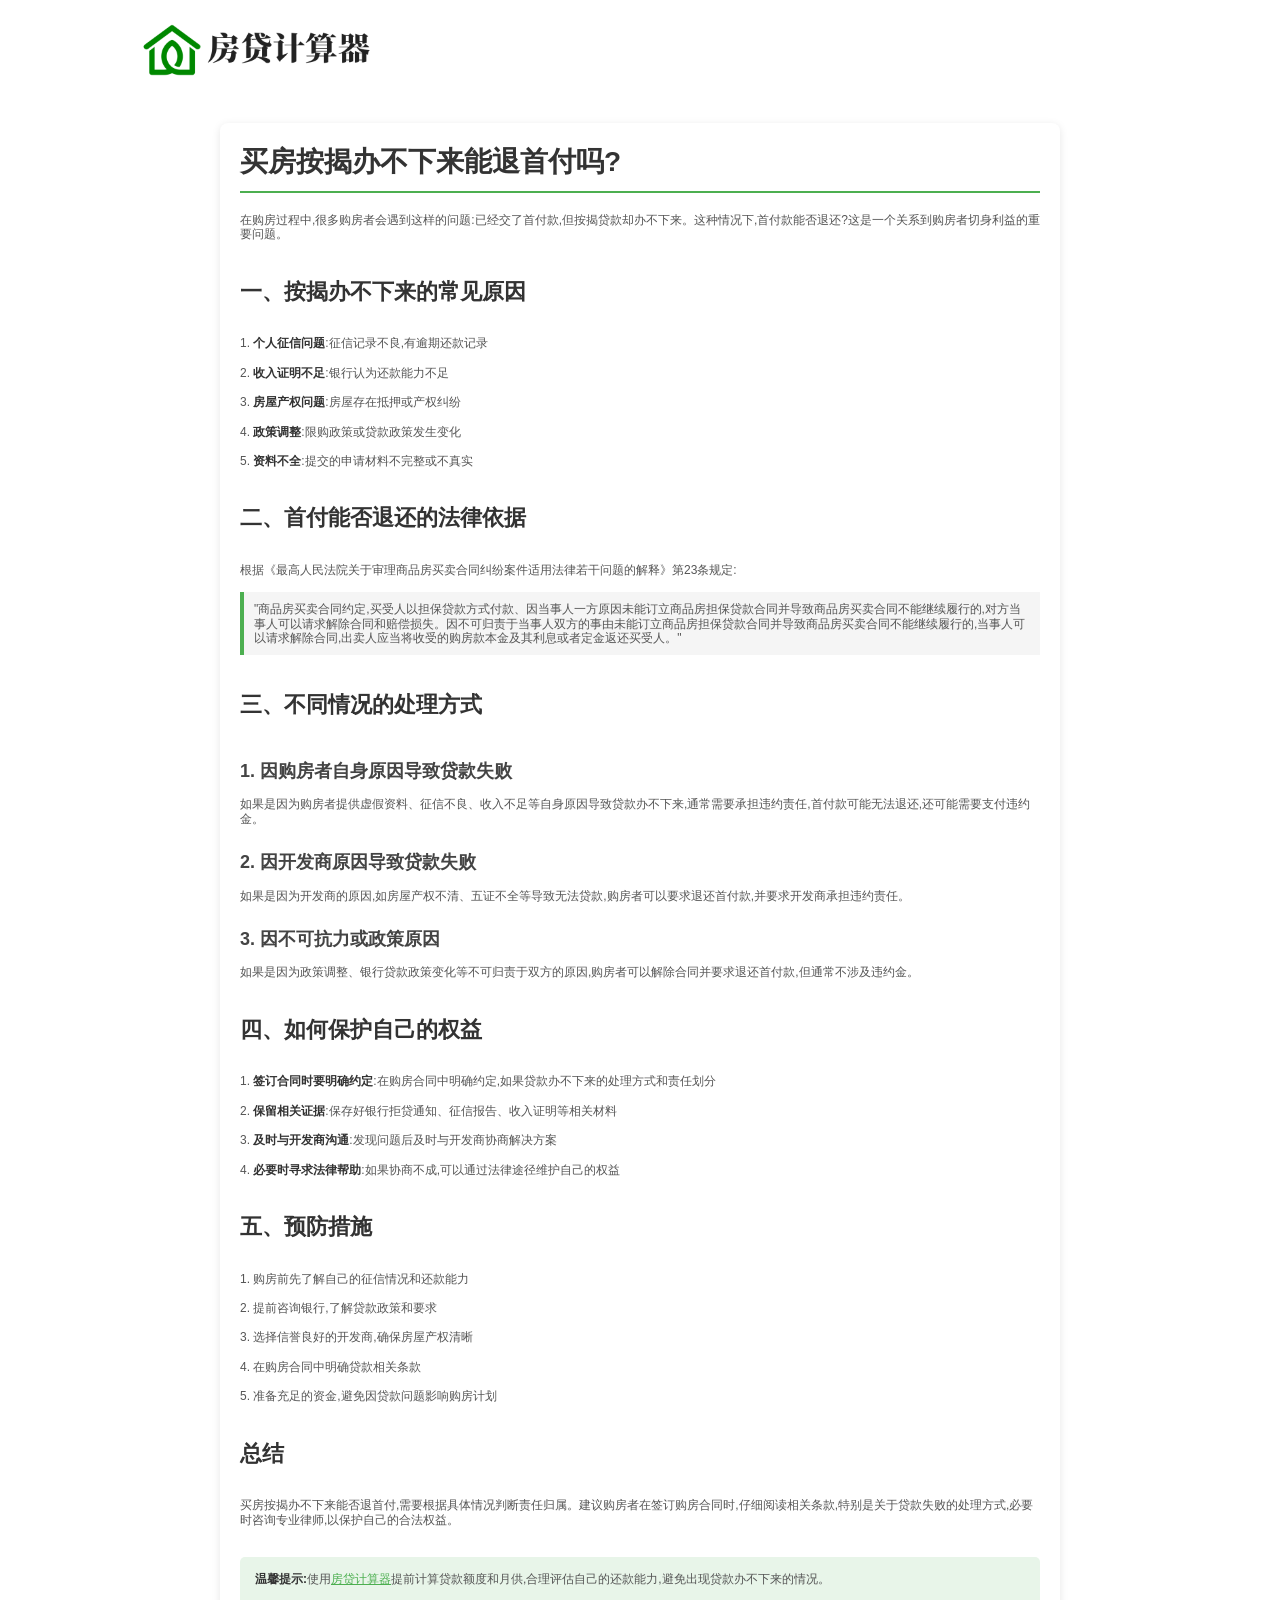
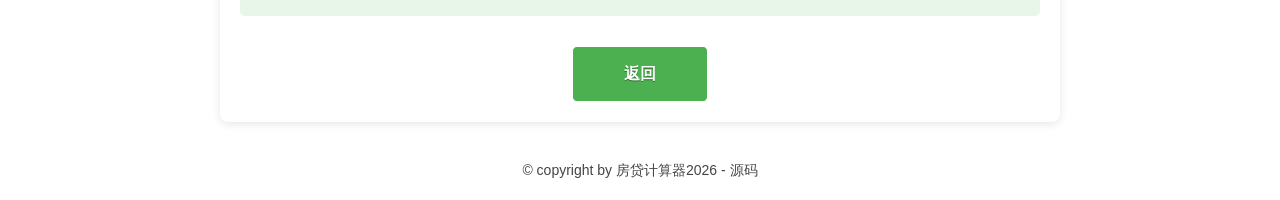
<file: fangdai/post/1.html>
<!DOCTYPE html>
<html dir="ltr" lang="zh-CN">
<head>
    <meta http-equiv="Content-Type" content="text/html; charset=UTF-8"/>
    <title>买房按揭办不下来能退首付吗？- 房贷计算器2025</title>
    <meta name="keywords" content="买房按揭,首付退款,贷款办不下来,房贷计算器"/>
    <meta name="description" content="买房按揭办不下来能否退首付?了解按揭贷款失败后的退款流程和注意事项"/>
    <meta name="viewport" content="width=device-width,initial-scale=1.0,maximum-scale=5.0,minimum-scale=1.0,user-scalable=yes"/>
    <link rel="icon" sizes="114x114" href="../images/favicon.png">
    <link rel="stylesheet" type="text/css" href="../css/my-common.min.css"/>
    <link rel="stylesheet" type="text/css" href="../css/my-houseloan.min.css"/>
</head>
<body>
<div class="header">
    <div class="container">
        <div class="logo">
            <a href="/web_tools/fangdai/index.html"><img src="../images/logo.png" style="width: 240px;height: 60px;" title="房贷计算器"></a>
        </div>
    </div>
</div>
<div class="container">
    <div class="article-content">
        <h1>买房按揭办不下来能退首付吗?</h1>

        <div class="article-body">
            <p>在购房过程中,很多购房者会遇到这样的问题:已经交了首付款,但按揭贷款却办不下来。这种情况下,首付款能否退还?这是一个关系到购房者切身利益的重要问题。</p>

            <h2>一、按揭办不下来的常见原因</h2>
            <p>1. <strong>个人征信问题</strong>:征信记录不良,有逾期还款记录</p>
            <p>2. <strong>收入证明不足</strong>:银行认为还款能力不足</p>
            <p>3. <strong>房屋产权问题</strong>:房屋存在抵押或产权纠纷</p>
            <p>4. <strong>政策调整</strong>:限购政策或贷款政策发生变化</p>
            <p>5. <strong>资料不全</strong>:提交的申请材料不完整或不真实</p>

            <h2>二、首付能否退还的法律依据</h2>
            <p>根据《最高人民法院关于审理商品房买卖合同纠纷案件适用法律若干问题的解释》第23条规定:</p>
            <p><em>"商品房买卖合同约定,买受人以担保贷款方式付款、因当事人一方原因未能订立商品房担保贷款合同并导致商品房买卖合同不能继续履行的,对方当事人可以请求解除合同和赔偿损失。因不可归责于当事人双方的事由未能订立商品房担保贷款合同并导致商品房买卖合同不能继续履行的,当事人可以请求解除合同,出卖人应当将收受的购房款本金及其利息或者定金返还买受人。"</em></p>

            <h2>三、不同情况的处理方式</h2>

            <h3>1. 因购房者自身原因导致贷款失败</h3>
            <p>如果是因为购房者提供虚假资料、征信不良、收入不足等自身原因导致贷款办不下来,通常需要承担违约责任,首付款可能无法退还,还可能需要支付违约金。</p>

            <h3>2. 因开发商原因导致贷款失败</h3>
            <p>如果是因为开发商的原因,如房屋产权不清、五证不全等导致无法贷款,购房者可以要求退还首付款,并要求开发商承担违约责任。</p>

            <h3>3. 因不可抗力或政策原因</h3>
            <p>如果是因为政策调整、银行贷款政策变化等不可归责于双方的原因,购房者可以解除合同并要求退还首付款,但通常不涉及违约金。</p>

            <h2>四、如何保护自己的权益</h2>
            <p>1. <strong>签订合同时要明确约定</strong>:在购房合同中明确约定,如果贷款办不下来的处理方式和责任划分</p>
            <p>2. <strong>保留相关证据</strong>:保存好银行拒贷通知、征信报告、收入证明等相关材料</p>
            <p>3. <strong>及时与开发商沟通</strong>:发现问题后及时与开发商协商解决方案</p>
            <p>4. <strong>必要时寻求法律帮助</strong>:如果协商不成,可以通过法律途径维护自己的权益</p>

            <h2>五、预防措施</h2>
            <p>1. 购房前先了解自己的征信情况和还款能力</p>
            <p>2. 提前咨询银行,了解贷款政策和要求</p>
            <p>3. 选择信誉良好的开发商,确保房屋产权清晰</p>
            <p>4. 在购房合同中明确贷款相关条款</p>
            <p>5. 准备充足的资金,避免因贷款问题影响购房计划</p>

            <h2>总结</h2>
            <p>买房按揭办不下来能否退首付,需要根据具体情况判断责任归属。建议购房者在签订购房合同时,仔细阅读相关条款,特别是关于贷款失败的处理方式,必要时咨询专业律师,以保护自己的合法权益。</p>

            <div class="tips">
                <p><strong>温馨提示:</strong>使用<a href="/web_tools/fangdai/index.html">房贷计算器</a>提前计算贷款额度和月供,合理评估自己的还款能力,避免出现贷款办不下来的情况。</p>
            </div>
        </div>

        <div class="back-home">
            <a href="/web_tools/fangdai/index.html" class="ui-btn">返回</a>
        </div>
    </div>
</div>
<div class="footer">
    &copy; copyright by <a href="/web_tools/fangdai/index.html">房贷计算器2026</a> - <a href="https://github.com/QSheng520/fangdai">源码</a>
</div>
<style>
.article-content {
    max-width: 800px;
    margin: 20px auto;
    padding: 20px;
    background: #fff;
    border-radius: 8px;
    box-shadow: 0 2px 8px rgba(0,0,0,0.1);
}
.article-content h1 {
    font-size: 28px;
    color: #333;
    margin-bottom: 20px;
    padding-bottom: 10px;
    border-bottom: 2px solid #4CAF50;
}
.article-body {
    line-height: 1.8;
    color: #555;
}
.article-body h2 {
    font-size: 22px;
    color: #333;
    margin-top: 30px;
    margin-bottom: 15px;
}
.article-body h3 {
    font-size: 18px;
    color: #444;
    margin-top: 20px;
    margin-bottom: 10px;
}
.article-body p {
    margin-bottom: 15px;
}
.article-body strong {
    color: #333;
}
.article-body em {
    background: #f5f5f5;
    padding: 10px;
    display: block;
    margin: 15px 0;
    border-left: 4px solid #4CAF50;
}
.tips {
    background: #e8f5e9;
    padding: 15px;
    border-radius: 5px;
    margin-top: 30px;
}
.tips a {
    color: #4CAF50;
    text-decoration: underline;
}
.back-home {
    text-align: center;
    margin-top: 30px;
}
.back-home .ui-btn {
    display: inline-block;
    padding: 10px 30px;
    background: #4CAF50;
    color: #fff;
    text-decoration: none;
    border-radius: 5px;
}
</style>
</body>
</html>
</file>
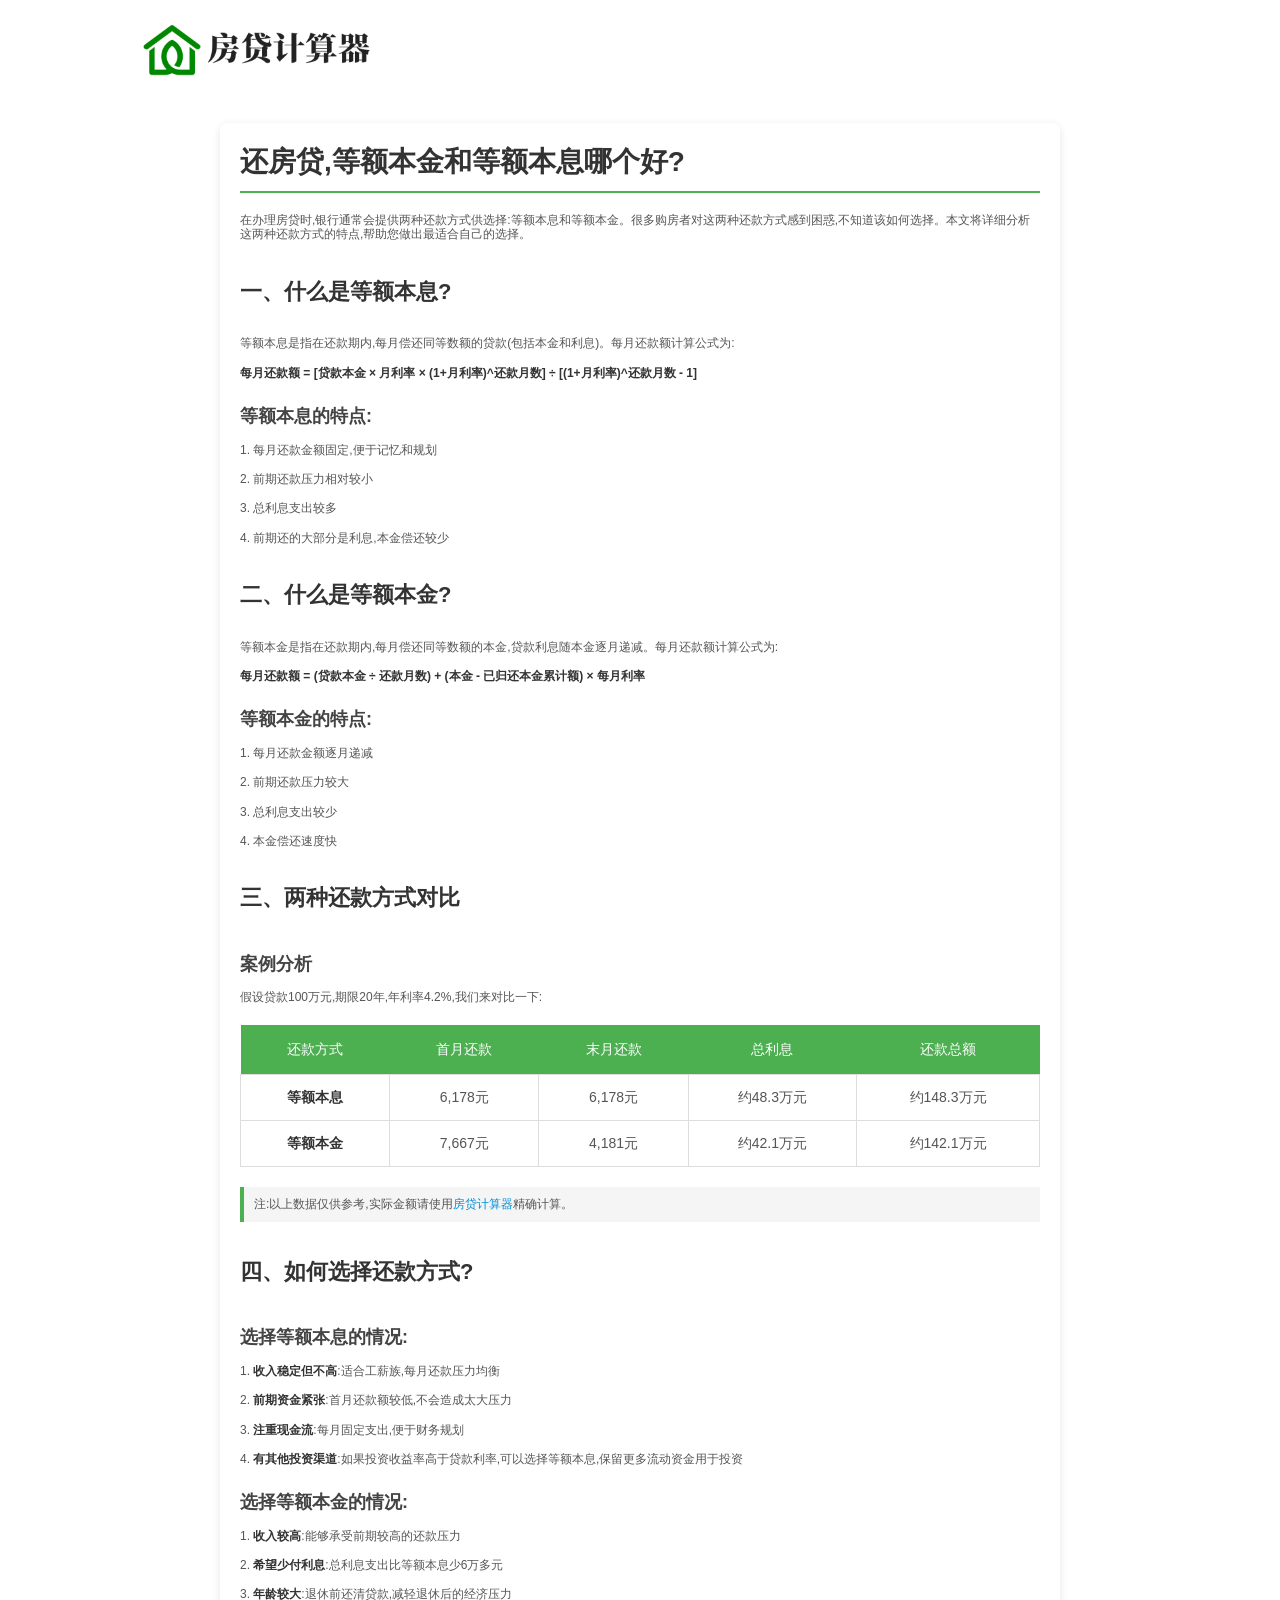
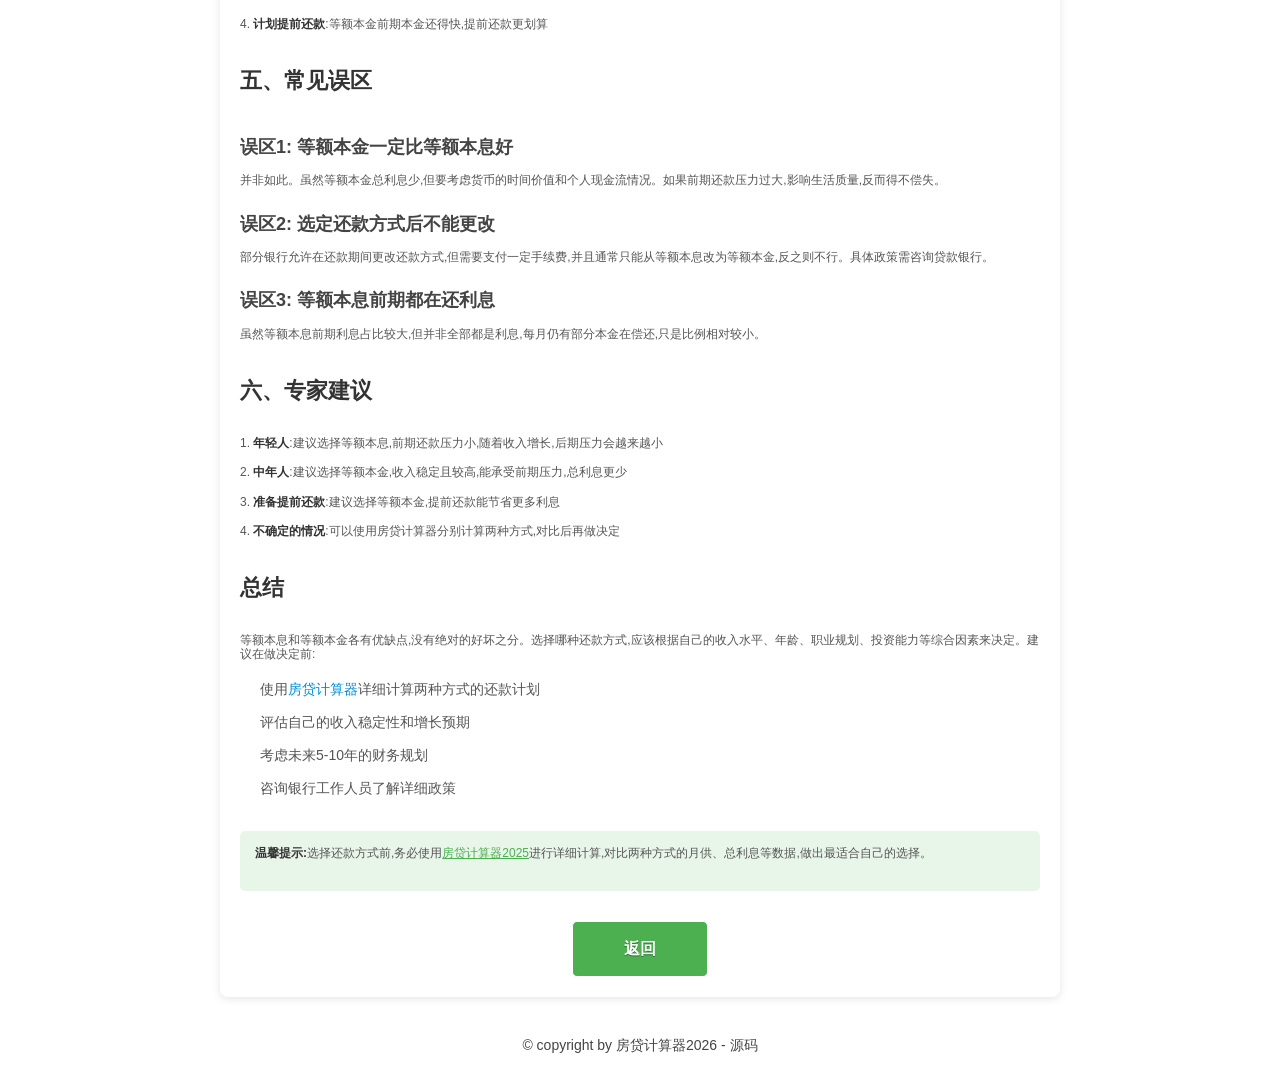
<file: fangdai/post/2.html>
<!DOCTYPE html>
<html dir="ltr" lang="zh-CN">
<head>
    <meta http-equiv="Content-Type" content="text/html; charset=UTF-8"/>
    <title>还房贷,等额本金和等额本息哪个好？- 房贷计算器2025</title>
    <meta name="keywords" content="等额本金,等额本息,房贷还款方式,贷款计算器"/>
    <meta name="description" content="详细对比等额本金和等额本息两种还款方式的优缺点,帮助您选择最适合的房贷还款方案"/>
    <meta name="viewport" content="width=device-width,initial-scale=1.0,maximum-scale=5.0,minimum-scale=1.0,user-scalable=yes"/>
    <link rel="icon" sizes="114x114" href="../images/favicon.png">
    <link rel="stylesheet" type="text/css" href="../css/my-common.min.css"/>
    <link rel="stylesheet" type="text/css" href="../css/my-houseloan.min.css"/>
</head>
<body>
<div class="header">
    <div class="container">
        <div class="logo">
            <a href="/web_tools/fangdai/index.html"><img src="../images/logo.png" style="width: 240px;height: 60px;" title="房贷计算器"></a>
        </div>
    </div>
</div>
<div class="container">
    <div class="article-content">
        <h1>还房贷,等额本金和等额本息哪个好?</h1>

        <div class="article-body">
            <p>在办理房贷时,银行通常会提供两种还款方式供选择:等额本息和等额本金。很多购房者对这两种还款方式感到困惑,不知道该如何选择。本文将详细分析这两种还款方式的特点,帮助您做出最适合自己的选择。</p>

            <h2>一、什么是等额本息?</h2>
            <p>等额本息是指在还款期内,每月偿还同等数额的贷款(包括本金和利息)。每月还款额计算公式为:</p>
            <p><strong>每月还款额 = [贷款本金 × 月利率 × (1+月利率)^还款月数] ÷ [(1+月利率)^还款月数 - 1]</strong></p>

            <h3>等额本息的特点:</h3>
            <p>1. 每月还款金额固定,便于记忆和规划</p>
            <p>2. 前期还款压力相对较小</p>
            <p>3. 总利息支出较多</p>
            <p>4. 前期还的大部分是利息,本金偿还较少</p>

            <h2>二、什么是等额本金?</h2>
            <p>等额本金是指在还款期内,每月偿还同等数额的本金,贷款利息随本金逐月递减。每月还款额计算公式为:</p>
            <p><strong>每月还款额 = (贷款本金 ÷ 还款月数) + (本金 - 已归还本金累计额) × 每月利率</strong></p>

            <h3>等额本金的特点:</h3>
            <p>1. 每月还款金额逐月递减</p>
            <p>2. 前期还款压力较大</p>
            <p>3. 总利息支出较少</p>
            <p>4. 本金偿还速度快</p>

            <h2>三、两种还款方式对比</h2>

            <h3>案例分析</h3>
            <p>假设贷款100万元,期限20年,年利率4.2%,我们来对比一下:</p>

            <div class="comparison-table">
                <table border="1" cellpadding="10" cellspacing="0">
                    <thead>
                        <tr>
                            <th>还款方式</th>
                            <th>首月还款</th>
                            <th>末月还款</th>
                            <th>总利息</th>
                            <th>还款总额</th>
                        </tr>
                    </thead>
                    <tbody>
                        <tr>
                            <td><strong>等额本息</strong></td>
                            <td>6,178元</td>
                            <td>6,178元</td>
                            <td>约48.3万元</td>
                            <td>约148.3万元</td>
                        </tr>
                        <tr>
                            <td><strong>等额本金</strong></td>
                            <td>7,667元</td>
                            <td>4,181元</td>
                            <td>约42.1万元</td>
                            <td>约142.1万元</td>
                        </tr>
                    </tbody>
                </table>
            </div>

            <p><em>注:以上数据仅供参考,实际金额请使用<a href="/web_tools/fangdai/index.html">房贷计算器</a>精确计算。</em></p>

            <h2>四、如何选择还款方式?</h2>

            <h3>选择等额本息的情况:</h3>
            <p>1. <strong>收入稳定但不高</strong>:适合工薪族,每月还款压力均衡</p>
            <p>2. <strong>前期资金紧张</strong>:首月还款额较低,不会造成太大压力</p>
            <p>3. <strong>注重现金流</strong>:每月固定支出,便于财务规划</p>
            <p>4. <strong>有其他投资渠道</strong>:如果投资收益率高于贷款利率,可以选择等额本息,保留更多流动资金用于投资</p>

            <h3>选择等额本金的情况:</h3>
            <p>1. <strong>收入较高</strong>:能够承受前期较高的还款压力</p>
            <p>2. <strong>希望少付利息</strong>:总利息支出比等额本息少6万多元</p>
            <p>3. <strong>年龄较大</strong>:退休前还清贷款,减轻退休后的经济压力</p>
            <p>4. <strong>计划提前还款</strong>:等额本金前期本金还得快,提前还款更划算</p>

            <h2>五、常见误区</h2>

            <h3>误区1: 等额本金一定比等额本息好</h3>
            <p>并非如此。虽然等额本金总利息少,但要考虑货币的时间价值和个人现金流情况。如果前期还款压力过大,影响生活质量,反而得不偿失。</p>

            <h3>误区2: 选定还款方式后不能更改</h3>
            <p>部分银行允许在还款期间更改还款方式,但需要支付一定手续费,并且通常只能从等额本息改为等额本金,反之则不行。具体政策需咨询贷款银行。</p>

            <h3>误区3: 等额本息前期都在还利息</h3>
            <p>虽然等额本息前期利息占比较大,但并非全部都是利息,每月仍有部分本金在偿还,只是比例相对较小。</p>

            <h2>六、专家建议</h2>
            <p>1. <strong>年轻人</strong>:建议选择等额本息,前期还款压力小,随着收入增长,后期压力会越来越小</p>
            <p>2. <strong>中年人</strong>:建议选择等额本金,收入稳定且较高,能承受前期压力,总利息更少</p>
            <p>3. <strong>准备提前还款</strong>:建议选择等额本金,提前还款能节省更多利息</p>
            <p>4. <strong>不确定的情况</strong>:可以使用房贷计算器分别计算两种方式,对比后再做决定</p>

            <h2>总结</h2>
            <p>等额本息和等额本金各有优缺点,没有绝对的好坏之分。选择哪种还款方式,应该根据自己的收入水平、年龄、职业规划、投资能力等综合因素来决定。建议在做决定前:</p>
            <ul>
                <li>使用<a href="/web_tools/fangdai/index.html">房贷计算器</a>详细计算两种方式的还款计划</li>
                <li>评估自己的收入稳定性和增长预期</li>
                <li>考虑未来5-10年的财务规划</li>
                <li>咨询银行工作人员了解详细政策</li>
            </ul>

            <div class="tips">
                <p><strong>温馨提示:</strong>选择还款方式前,务必使用<a href="/">房贷计算器2025</a>进行详细计算,对比两种方式的月供、总利息等数据,做出最适合自己的选择。</p>
            </div>
        </div>

        <div class="back-home">
            <a href="/web_tools/fangdai/index.html" class="ui-btn">返回</a>
        </div>
    </div>
</div>
<div class="footer">
    &copy; copyright by <a href="/web_tools/fangdai/index.html">房贷计算器2026</a> - <a href="https://github.com/QSheng520/fangdai">源码</a>
</div>
<style>
.article-content {
    max-width: 800px;
    margin: 20px auto;
    padding: 20px;
    background: #fff;
    border-radius: 8px;
    box-shadow: 0 2px 8px rgba(0,0,0,0.1);
}
.article-content h1 {
    font-size: 28px;
    color: #333;
    margin-bottom: 20px;
    padding-bottom: 10px;
    border-bottom: 2px solid #4CAF50;
}
.article-body {
    line-height: 1.8;
    color: #555;
}
.article-body h2 {
    font-size: 22px;
    color: #333;
    margin-top: 30px;
    margin-bottom: 15px;
}
.article-body h3 {
    font-size: 18px;
    color: #444;
    margin-top: 20px;
    margin-bottom: 10px;
}
.article-body p {
    margin-bottom: 15px;
}
.article-body ul {
    margin-left: 20px;
    margin-bottom: 15px;
}
.article-body ul li {
    margin-bottom: 8px;
}
.article-body strong {
    color: #333;
}
.article-body em {
    background: #f5f5f5;
    padding: 10px;
    display: block;
    margin: 15px 0;
    border-left: 4px solid #4CAF50;
    font-style: normal;
}
.comparison-table {
    margin: 20px 0;
    overflow-x: auto;
}
.comparison-table table {
    width: 100%;
    border-collapse: collapse;
}
.comparison-table th {
    background: #4CAF50;
    color: white;
    padding: 12px;
    text-align: center;
}
.comparison-table td {
    padding: 10px;
    text-align: center;
    border: 1px solid #ddd;
}
.tips {
    background: #e8f5e9;
    padding: 15px;
    border-radius: 5px;
    margin-top: 30px;
}
.tips a {
    color: #4CAF50;
    text-decoration: underline;
}
.back-home {
    text-align: center;
    margin-top: 30px;
}
.back-home .ui-btn {
    display: inline-block;
    padding: 10px 30px;
    background: #4CAF50;
    color: #fff;
    text-decoration: none;
    border-radius: 5px;
}
</style>
</body>
</html>
</file>
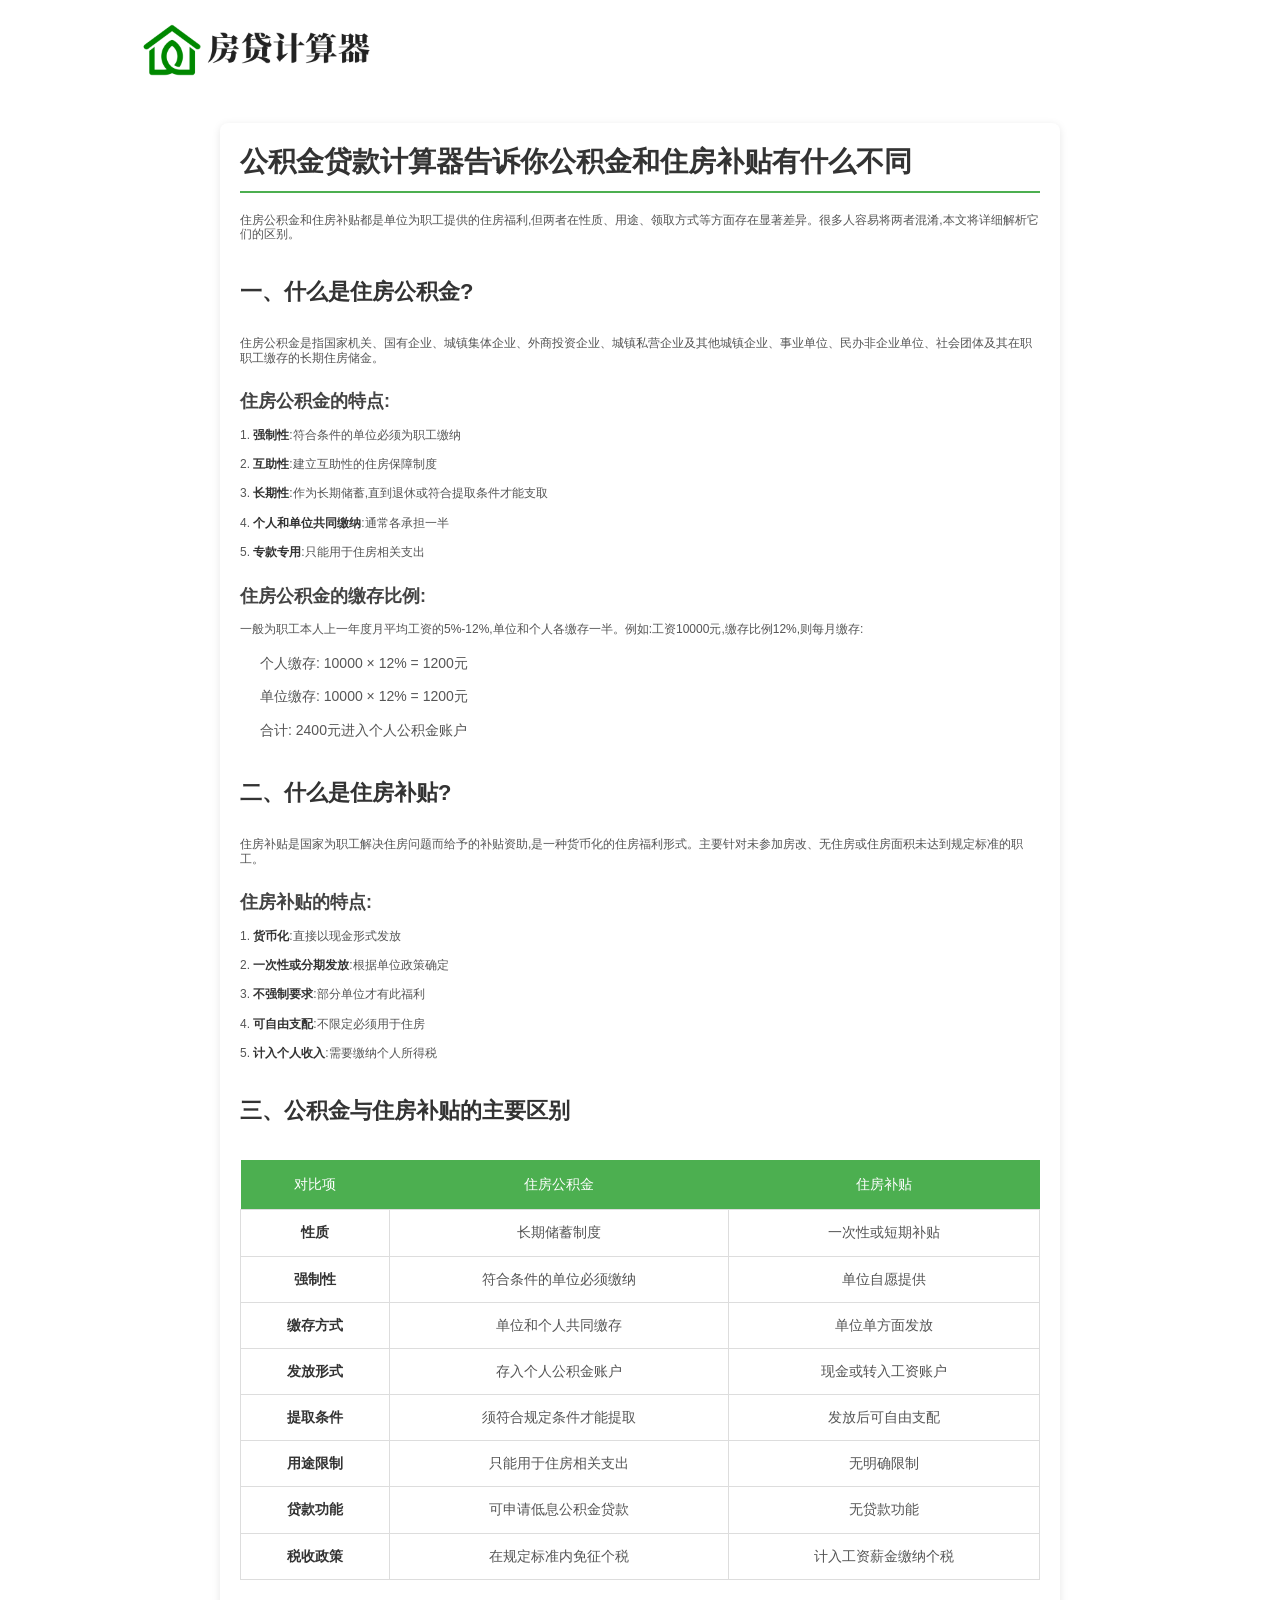
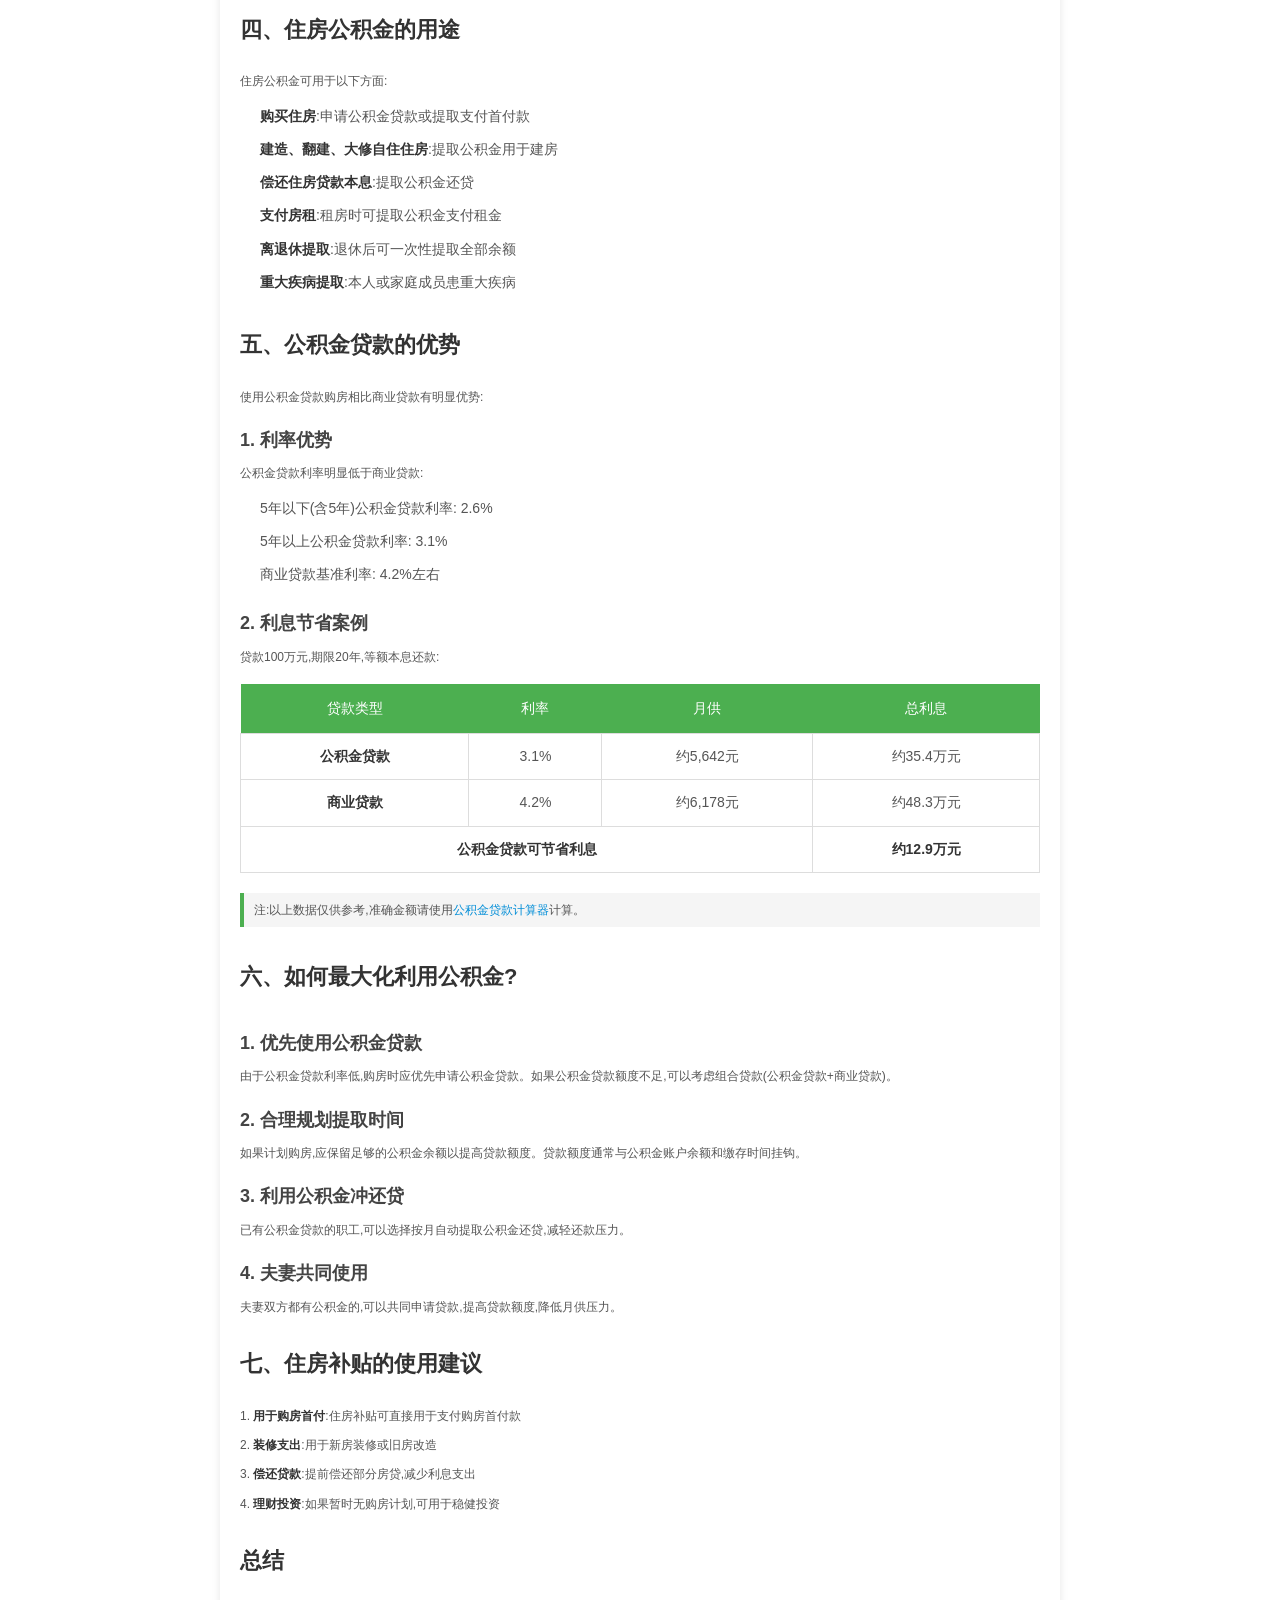
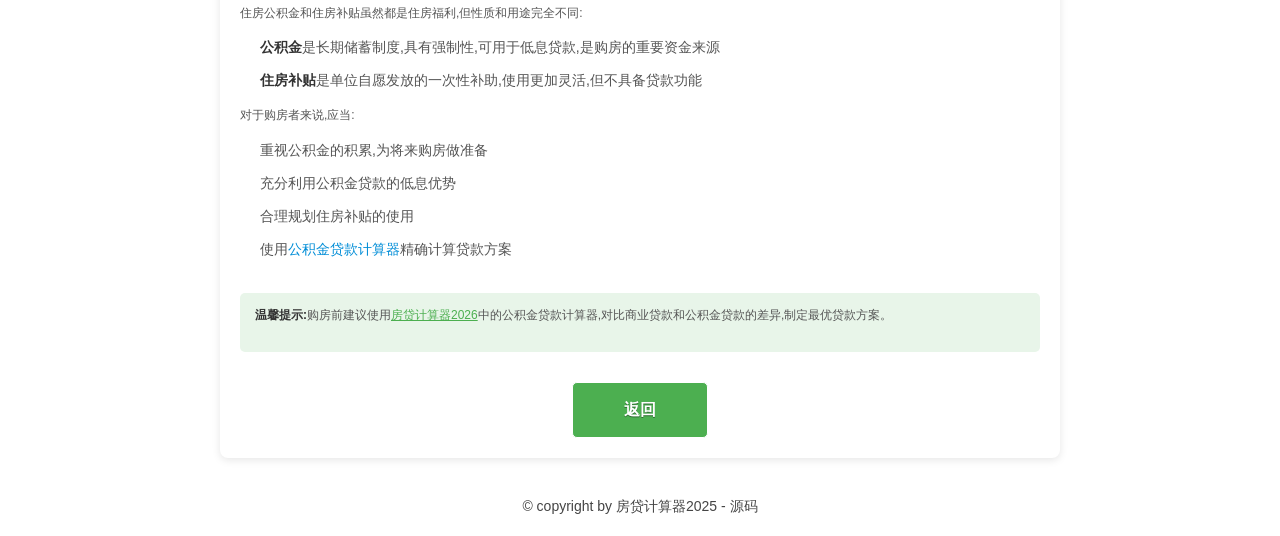
<file: fangdai/post/3.html>
<!DOCTYPE html>
<html dir="ltr" lang="zh-CN">
<head>
    <meta http-equiv="Content-Type" content="text/html; charset=UTF-8"/>
    <title>公积金贷款计算器告诉你公积金和住房补贴有什么不同 - 房贷计算器2025</title>
    <meta name="keywords" content="公积金贷款,住房补贴,公积金计算器,住房公积金"/>
    <meta name="description" content="详细解析住房公积金和住房补贴的区别,帮助您更好地了解住房福利政策"/>
    <meta name="viewport" content="width=device-width,initial-scale=1.0,maximum-scale=5.0,minimum-scale=1.0,user-scalable=yes"/>
    <link rel="icon" sizes="114x114" href="../images/favicon.png">
    <link rel="stylesheet" type="text/css" href="../css/my-common.min.css"/>
    <link rel="stylesheet" type="text/css" href="../css/my-houseloan.min.css"/>
</head>
<body>
<div class="header">
    <div class="container">
        <div class="logo">
            <a href=/web_tools/fangdai/index.html><img src="../images/logo.png" style="width: 240px;height: 60px;" title="房贷计算器"></a>
        </div>
    </div>
</div>
<div class="container">
    <div class="article-content">
        <h1>公积金贷款计算器告诉你公积金和住房补贴有什么不同</h1>

        <div class="article-body">
            <p>住房公积金和住房补贴都是单位为职工提供的住房福利,但两者在性质、用途、领取方式等方面存在显著差异。很多人容易将两者混淆,本文将详细解析它们的区别。</p>

            <h2>一、什么是住房公积金?</h2>
            <p>住房公积金是指国家机关、国有企业、城镇集体企业、外商投资企业、城镇私营企业及其他城镇企业、事业单位、民办非企业单位、社会团体及其在职职工缴存的长期住房储金。</p>

            <h3>住房公积金的特点:</h3>
            <p>1. <strong>强制性</strong>:符合条件的单位必须为职工缴纳</p>
            <p>2. <strong>互助性</strong>:建立互助性的住房保障制度</p>
            <p>3. <strong>长期性</strong>:作为长期储蓄,直到退休或符合提取条件才能支取</p>
            <p>4. <strong>个人和单位共同缴纳</strong>:通常各承担一半</p>
            <p>5. <strong>专款专用</strong>:只能用于住房相关支出</p>

            <h3>住房公积金的缴存比例:</h3>
            <p>一般为职工本人上一年度月平均工资的5%-12%,单位和个人各缴存一半。例如:工资10000元,缴存比例12%,则每月缴存:</p>
            <ul>
                <li>个人缴存: 10000 × 12% = 1200元</li>
                <li>单位缴存: 10000 × 12% = 1200元</li>
                <li>合计: 2400元进入个人公积金账户</li>
            </ul>

            <h2>二、什么是住房补贴?</h2>
            <p>住房补贴是国家为职工解决住房问题而给予的补贴资助,是一种货币化的住房福利形式。主要针对未参加房改、无住房或住房面积未达到规定标准的职工。</p>

            <h3>住房补贴的特点:</h3>
            <p>1. <strong>货币化</strong>:直接以现金形式发放</p>
            <p>2. <strong>一次性或分期发放</strong>:根据单位政策确定</p>
            <p>3. <strong>不强制要求</strong>:部分单位才有此福利</p>
            <p>4. <strong>可自由支配</strong>:不限定必须用于住房</p>
            <p>5. <strong>计入个人收入</strong>:需要缴纳个人所得税</p>

            <h2>三、公积金与住房补贴的主要区别</h2>

            <div class="comparison-table">
                <table border="1" cellpadding="10" cellspacing="0">
                    <thead>
                        <tr>
                            <th>对比项</th>
                            <th>住房公积金</th>
                            <th>住房补贴</th>
                        </tr>
                    </thead>
                    <tbody>
                        <tr>
                            <td><strong>性质</strong></td>
                            <td>长期储蓄制度</td>
                            <td>一次性或短期补贴</td>
                        </tr>
                        <tr>
                            <td><strong>强制性</strong></td>
                            <td>符合条件的单位必须缴纳</td>
                            <td>单位自愿提供</td>
                        </tr>
                        <tr>
                            <td><strong>缴存方式</strong></td>
                            <td>单位和个人共同缴存</td>
                            <td>单位单方面发放</td>
                        </tr>
                        <tr>
                            <td><strong>发放形式</strong></td>
                            <td>存入个人公积金账户</td>
                            <td>现金或转入工资账户</td>
                        </tr>
                        <tr>
                            <td><strong>提取条件</strong></td>
                            <td>须符合规定条件才能提取</td>
                            <td>发放后可自由支配</td>
                        </tr>
                        <tr>
                            <td><strong>用途限制</strong></td>
                            <td>只能用于住房相关支出</td>
                            <td>无明确限制</td>
                        </tr>
                        <tr>
                            <td><strong>贷款功能</strong></td>
                            <td>可申请低息公积金贷款</td>
                            <td>无贷款功能</td>
                        </tr>
                        <tr>
                            <td><strong>税收政策</strong></td>
                            <td>在规定标准内免征个税</td>
                            <td>计入工资薪金缴纳个税</td>
                        </tr>
                    </tbody>
                </table>
            </div>

            <h2>四、住房公积金的用途</h2>
            <p>住房公积金可用于以下方面:</p>
            <ol>
                <li><strong>购买住房</strong>:申请公积金贷款或提取支付首付款</li>
                <li><strong>建造、翻建、大修自住住房</strong>:提取公积金用于建房</li>
                <li><strong>偿还住房贷款本息</strong>:提取公积金还贷</li>
                <li><strong>支付房租</strong>:租房时可提取公积金支付租金</li>
                <li><strong>离退休提取</strong>:退休后可一次性提取全部余额</li>
                <li><strong>重大疾病提取</strong>:本人或家庭成员患重大疾病</li>
            </ol>

            <h2>五、公积金贷款的优势</h2>
            <p>使用公积金贷款购房相比商业贷款有明显优势:</p>

            <h3>1. 利率优势</h3>
            <p>公积金贷款利率明显低于商业贷款:</p>
            <ul>
                <li>5年以下(含5年)公积金贷款利率: 2.6%</li>
                <li>5年以上公积金贷款利率: 3.1%</li>
                <li>商业贷款基准利率: 4.2%左右</li>
            </ul>

            <h3>2. 利息节省案例</h3>
            <p>贷款100万元,期限20年,等额本息还款:</p>
            <div class="comparison-table">
                <table border="1" cellpadding="10" cellspacing="0">
                    <thead>
                        <tr>
                            <th>贷款类型</th>
                            <th>利率</th>
                            <th>月供</th>
                            <th>总利息</th>
                        </tr>
                    </thead>
                    <tbody>
                        <tr>
                            <td><strong>公积金贷款</strong></td>
                            <td>3.1%</td>
                            <td>约5,642元</td>
                            <td>约35.4万元</td>
                        </tr>
                        <tr>
                            <td><strong>商业贷款</strong></td>
                            <td>4.2%</td>
                            <td>约6,178元</td>
                            <td>约48.3万元</td>
                        </tr>
                        <tr>
                            <td colspan="3"><strong>公积金贷款可节省利息</strong></td>
                            <td><strong>约12.9万元</strong></td>
                        </tr>
                    </tbody>
                </table>
            </div>
            <p><em>注:以上数据仅供参考,准确金额请使用<a href="/web_tools/fangdai/index.html">公积金贷款计算器</a>计算。</em></p>

            <h2>六、如何最大化利用公积金?</h2>

            <h3>1. 优先使用公积金贷款</h3>
            <p>由于公积金贷款利率低,购房时应优先申请公积金贷款。如果公积金贷款额度不足,可以考虑组合贷款(公积金贷款+商业贷款)。</p>

            <h3>2. 合理规划提取时间</h3>
            <p>如果计划购房,应保留足够的公积金余额以提高贷款额度。贷款额度通常与公积金账户余额和缴存时间挂钩。</p>

            <h3>3. 利用公积金冲还贷</h3>
            <p>已有公积金贷款的职工,可以选择按月自动提取公积金还贷,减轻还款压力。</p>

            <h3>4. 夫妻共同使用</h3>
            <p>夫妻双方都有公积金的,可以共同申请贷款,提高贷款额度,降低月供压力。</p>

            <h2>七、住房补贴的使用建议</h2>
            <p>1. <strong>用于购房首付</strong>:住房补贴可直接用于支付购房首付款</p>
            <p>2. <strong>装修支出</strong>:用于新房装修或旧房改造</p>
            <p>3. <strong>偿还贷款</strong>:提前偿还部分房贷,减少利息支出</p>
            <p>4. <strong>理财投资</strong>:如果暂时无购房计划,可用于稳健投资</p>

            <h2>总结</h2>
            <p>住房公积金和住房补贴虽然都是住房福利,但性质和用途完全不同:</p>
            <ul>
                <li><strong>公积金</strong>是长期储蓄制度,具有强制性,可用于低息贷款,是购房的重要资金来源</li>
                <li><strong>住房补贴</strong>是单位自愿发放的一次性补助,使用更加灵活,但不具备贷款功能</li>
            </ul>

            <p>对于购房者来说,应当:</p>
            <ol>
                <li>重视公积金的积累,为将来购房做准备</li>
                <li>充分利用公积金贷款的低息优势</li>
                <li>合理规划住房补贴的使用</li>
                <li>使用<a href="/web_tools/fangdai/index.html">公积金贷款计算器</a>精确计算贷款方案</li>
            </ol>

            <div class="tips">
                <p><strong>温馨提示:</strong>购房前建议使用<a href="/web_tools/fangdai/index.html">房贷计算器2026</a>中的公积金贷款计算器,对比商业贷款和公积金贷款的差异,制定最优贷款方案。</p>
            </div>
        </div>

        <div class="back-home">
            <a href="/web_tools/fangdai/index.html" class="ui-btn">返回</a>
        </div>
    </div>
</div>
<div class="footer">
    &copy; copyright by <a href="/web_tools/fangdai/index.html">房贷计算器2025</a> - <a href="https://github.com/QSheng520/fangdai">源码</a>
</div>
<style>
.article-content {
    max-width: 800px;
    margin: 20px auto;
    padding: 20px;
    background: #fff;
    border-radius: 8px;
    box-shadow: 0 2px 8px rgba(0,0,0,0.1);
}
.article-content h1 {
    font-size: 28px;
    color: #333;
    margin-bottom: 20px;
    padding-bottom: 10px;
    border-bottom: 2px solid #4CAF50;
}
.article-body {
    line-height: 1.8;
    color: #555;
}
.article-body h2 {
    font-size: 22px;
    color: #333;
    margin-top: 30px;
    margin-bottom: 15px;
}
.article-body h3 {
    font-size: 18px;
    color: #444;
    margin-top: 20px;
    margin-bottom: 10px;
}
.article-body p {
    margin-bottom: 15px;
}
.article-body ul, .article-body ol {
    margin-left: 20px;
    margin-bottom: 15px;
}
.article-body ul li, .article-body ol li {
    margin-bottom: 8px;
}
.article-body strong {
    color: #333;
}
.article-body em {
    background: #f5f5f5;
    padding: 10px;
    display: block;
    margin: 15px 0;
    border-left: 4px solid #4CAF50;
    font-style: normal;
}
.comparison-table {
    margin: 20px 0;
    overflow-x: auto;
}
.comparison-table table {
    width: 100%;
    border-collapse: collapse;
}
.comparison-table th {
    background: #4CAF50;
    color: white;
    padding: 12px;
    text-align: center;
}
.comparison-table td {
    padding: 10px;
    text-align: center;
    border: 1px solid #ddd;
}
.tips {
    background: #e8f5e9;
    padding: 15px;
    border-radius: 5px;
    margin-top: 30px;
}
.tips a {
    color: #4CAF50;
    text-decoration: underline;
}
.back-home {
    text-align: center;
    margin-top: 30px;
}
.back-home .ui-btn {
    display: inline-block;
    padding: 10px 30px;
    background: #4CAF50;
    color: #fff;
    text-decoration: none;
    border-radius: 5px;
}
</style>
</body>
</html>
</file>
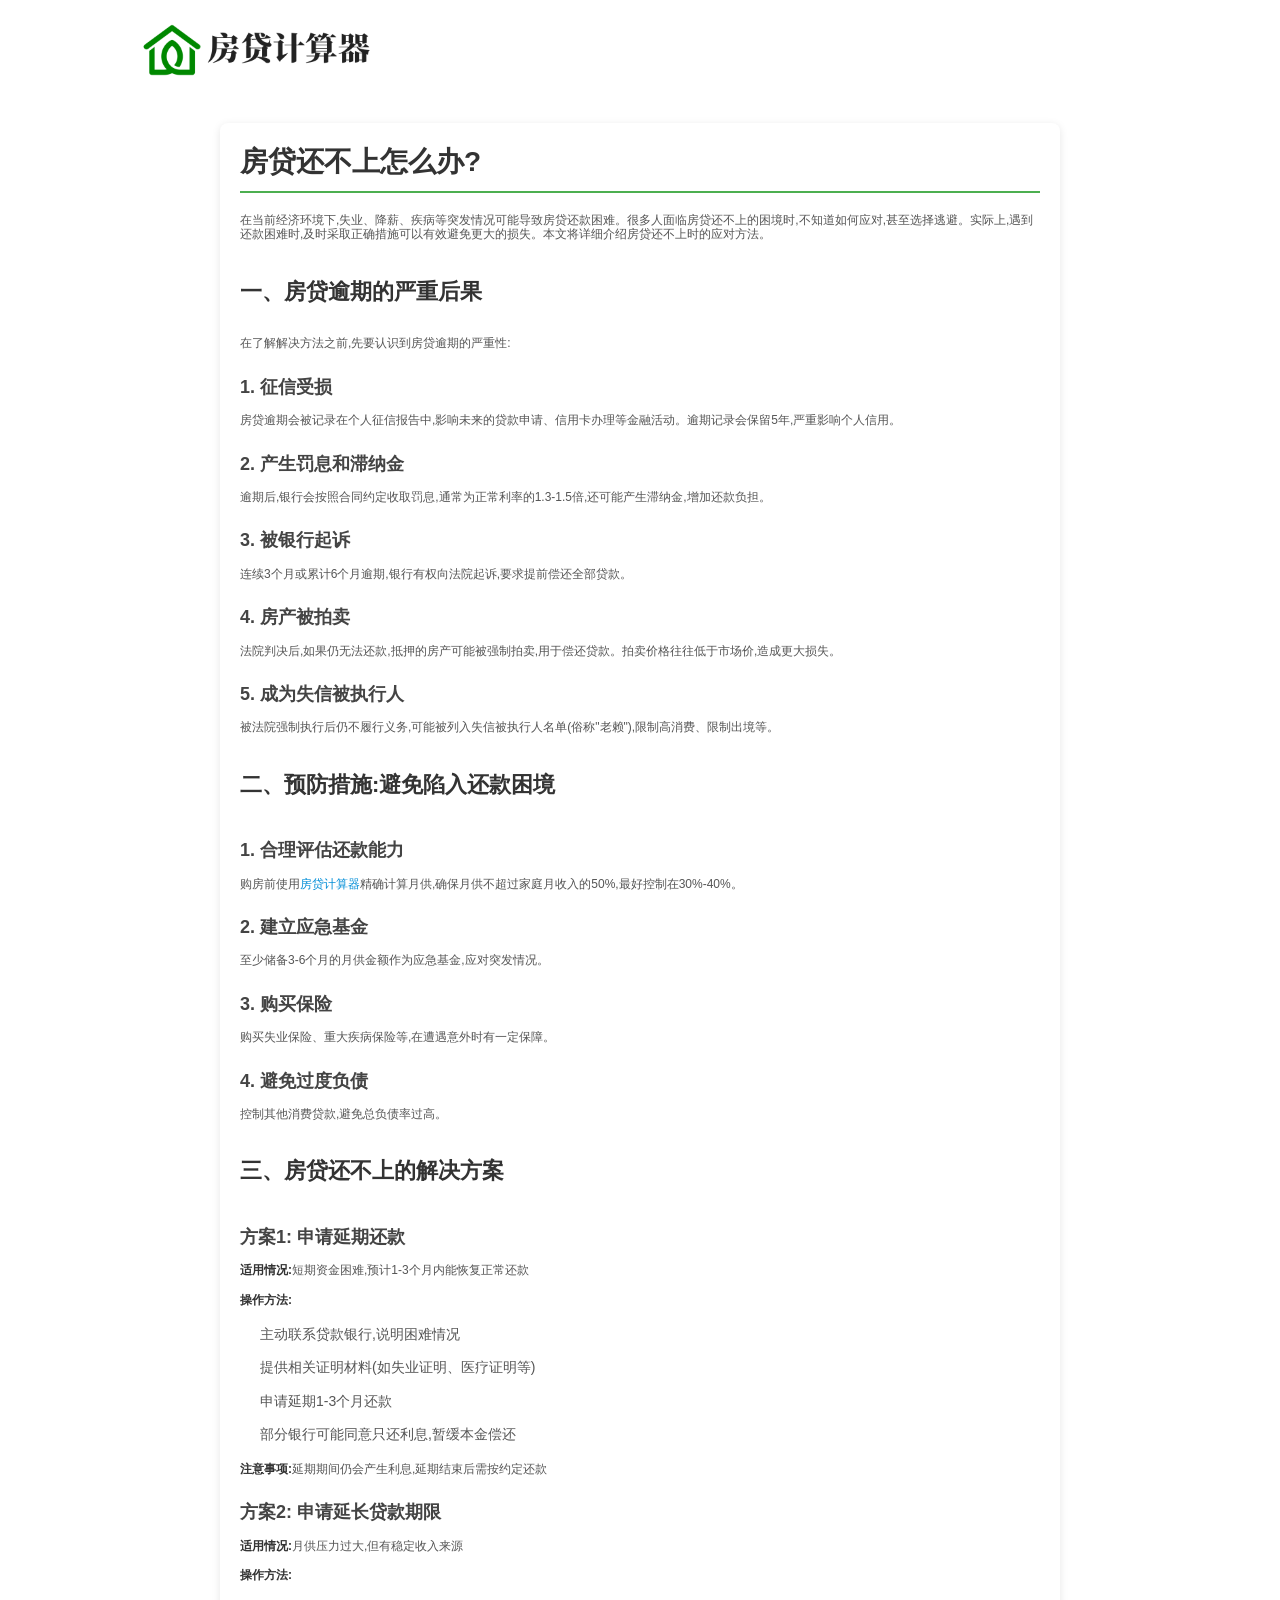
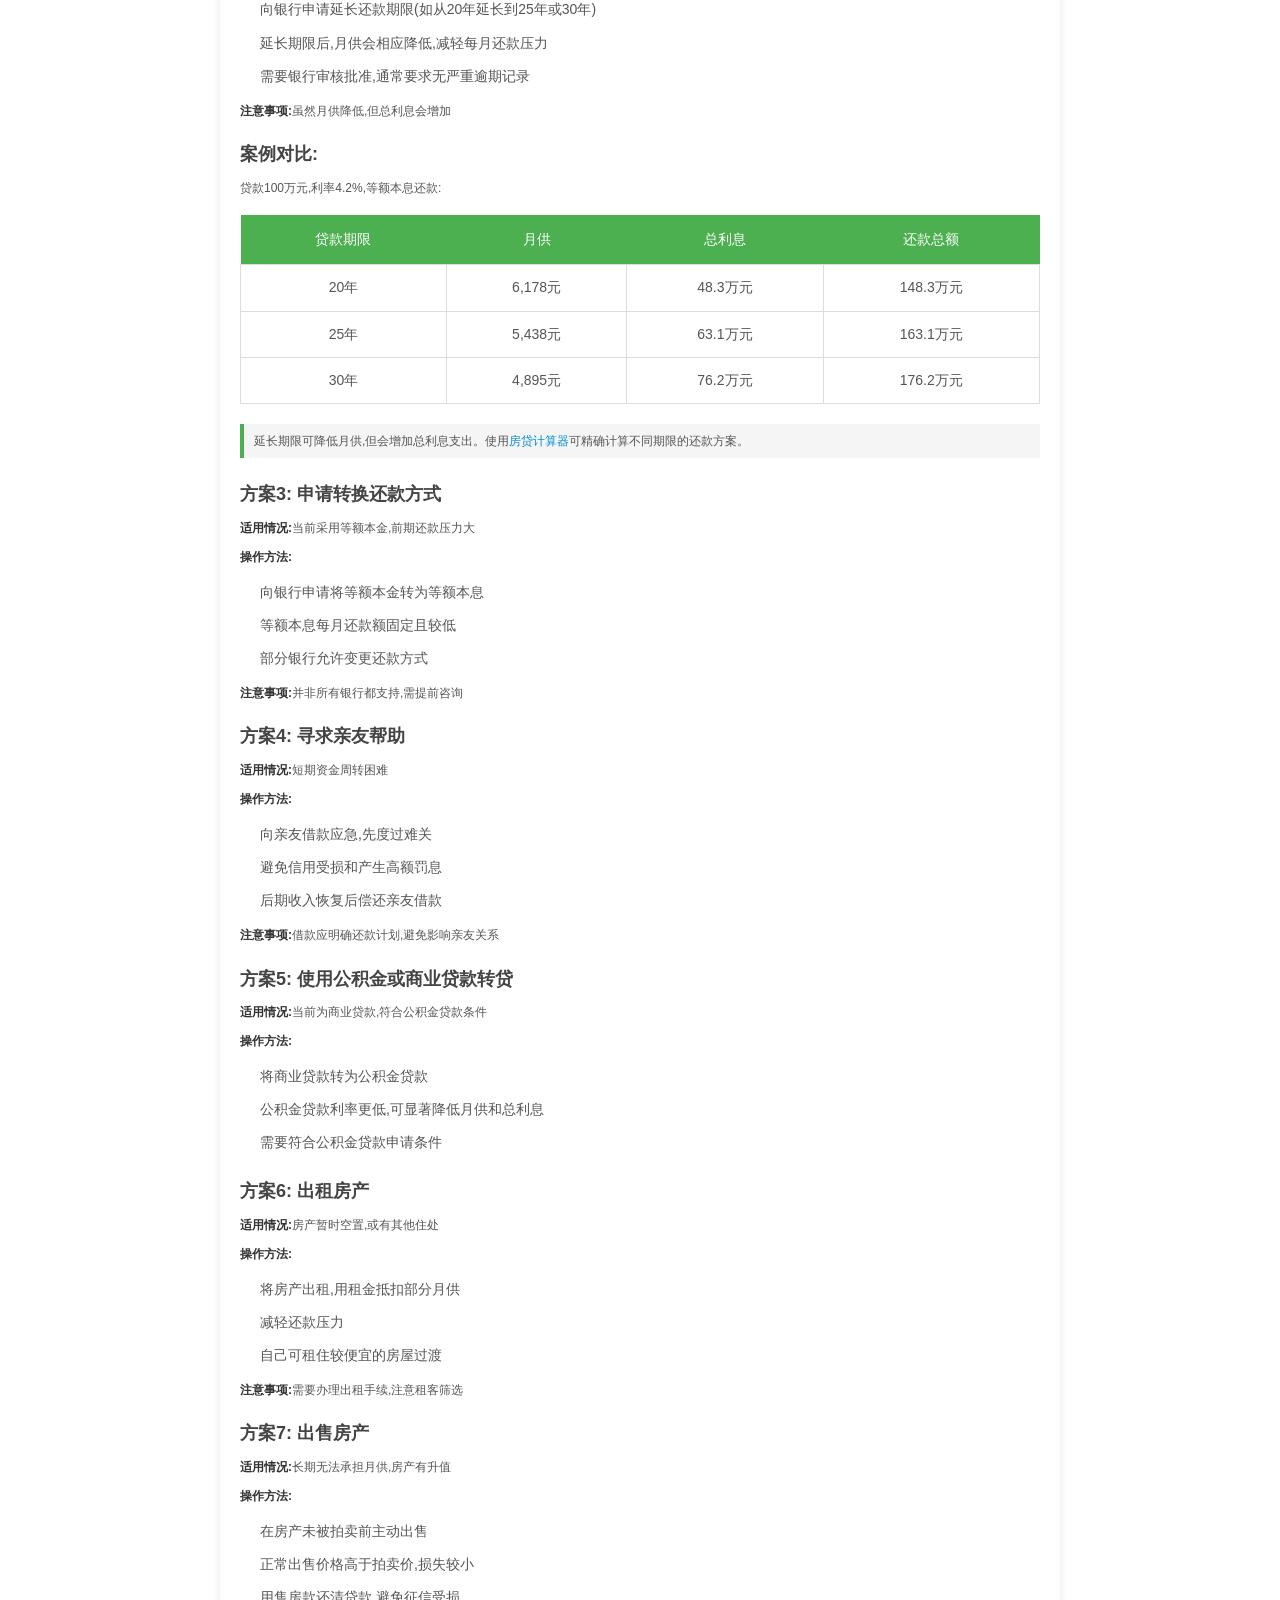
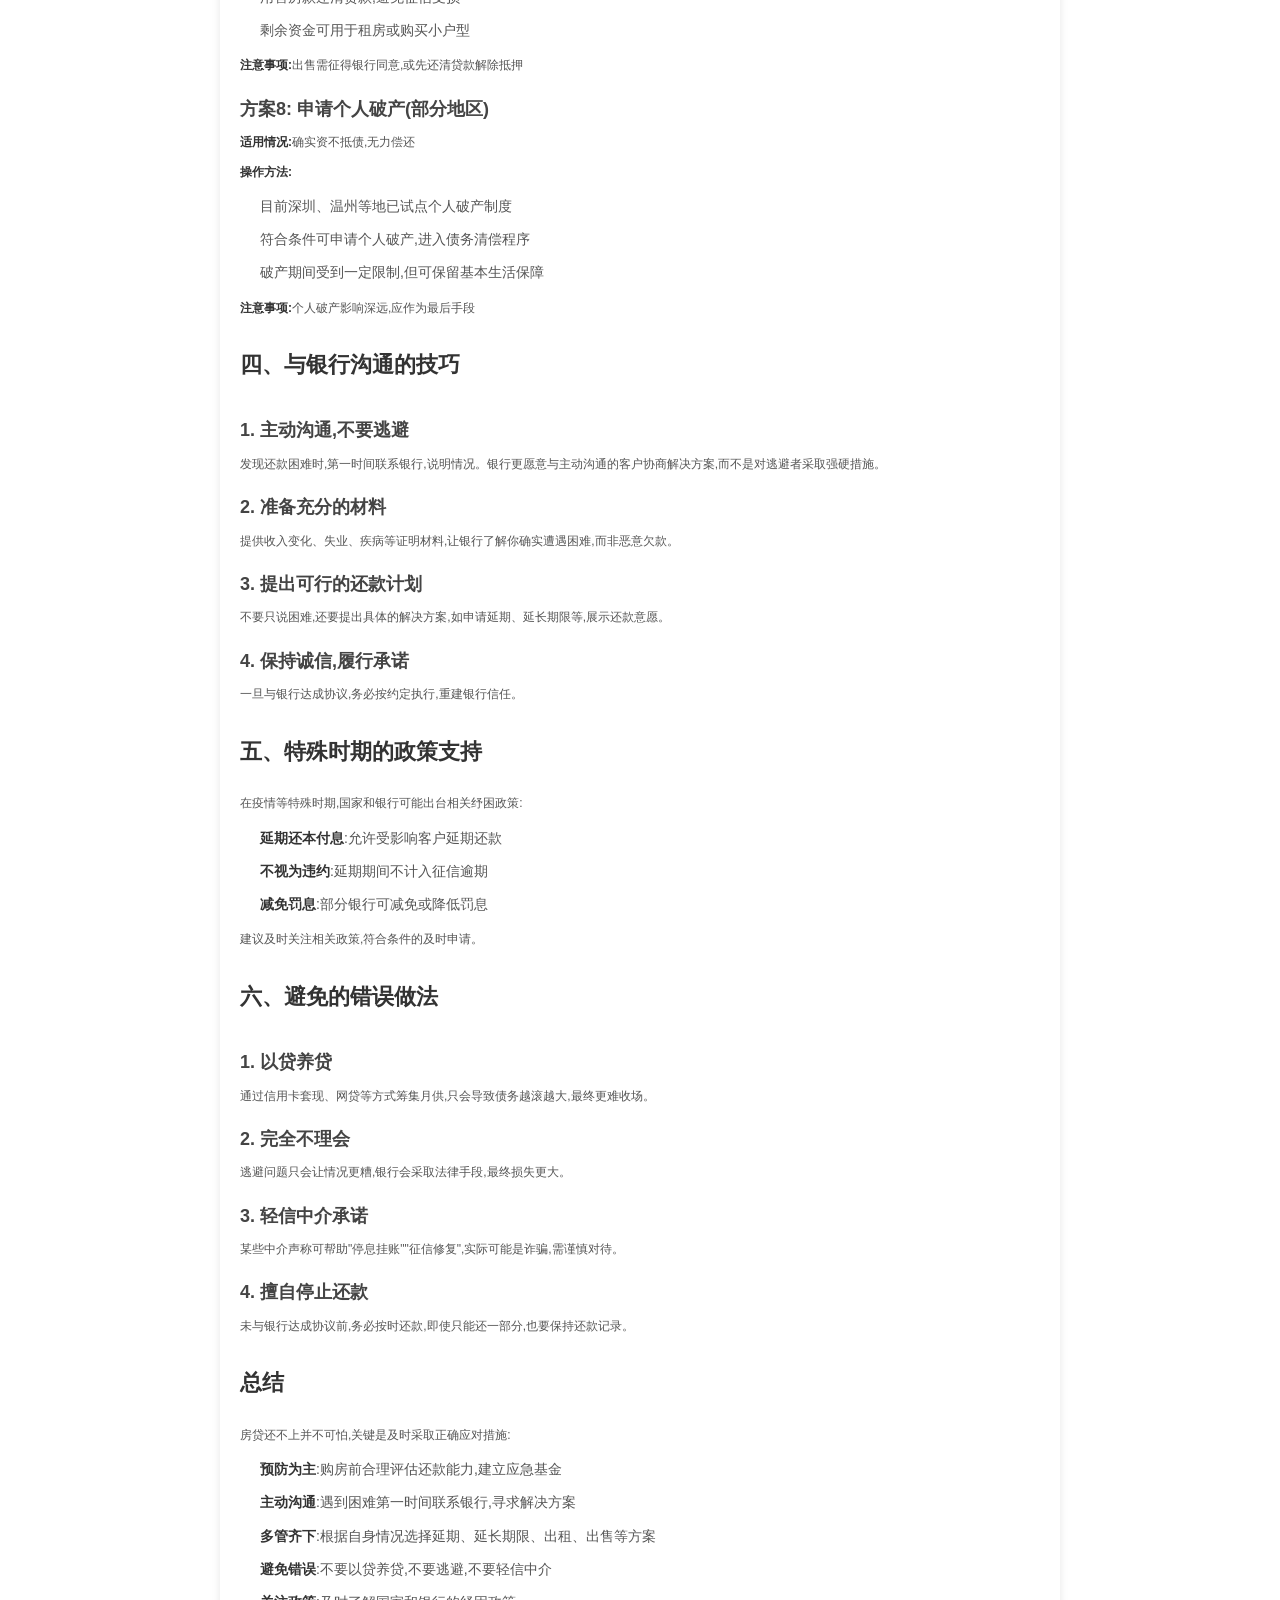
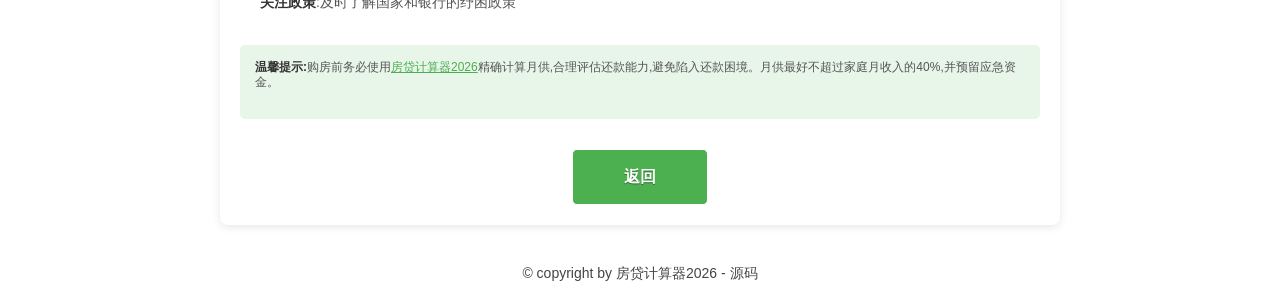
<file: fangdai/post/4.html>
<!DOCTYPE html>
<html dir="ltr" lang="zh-CN">
<head>
    <meta http-equiv="Content-Type" content="text/html; charset=UTF-8"/>
    <title>房贷还不上怎么办？- 房贷计算器2025</title>
    <meta name="keywords" content="房贷还不上,逾期还款,房贷断供,贷款违约,房贷计算器"/>
    <meta name="description" content="房贷还不上怎么办?详解应对房贷还款困难的方法和解决方案,避免逾期造成更大损失"/>
    <meta name="viewport" content="width=device-width,initial-scale=1.0,maximum-scale=5.0,minimum-scale=1.0,user-scalable=yes"/>
    <link rel="icon" sizes="114x114" href="../images/favicon.png">
    <link rel="stylesheet" type="text/css" href="../css/my-common.min.css"/>
    <link rel="stylesheet" type="text/css" href="../css/my-houseloan.min.css"/>
</head>
<body>
<div class="header">
    <div class="container">
        <div class="logo">
            <a href="/web_tools/fangdai/index.html"><img src="../images/logo.png" style="width: 240px;height: 60px;" title="房贷计算器"></a>
        </div>
    </div>
</div>
<div class="container">
    <div class="article-content">
        <h1>房贷还不上怎么办?</h1>

        <div class="article-body">
            <p>在当前经济环境下,失业、降薪、疾病等突发情况可能导致房贷还款困难。很多人面临房贷还不上的困境时,不知道如何应对,甚至选择逃避。实际上,遇到还款困难时,及时采取正确措施可以有效避免更大的损失。本文将详细介绍房贷还不上时的应对方法。</p>

            <h2>一、房贷逾期的严重后果</h2>
            <p>在了解解决方法之前,先要认识到房贷逾期的严重性:</p>

            <h3>1. 征信受损</h3>
            <p>房贷逾期会被记录在个人征信报告中,影响未来的贷款申请、信用卡办理等金融活动。逾期记录会保留5年,严重影响个人信用。</p>

            <h3>2. 产生罚息和滞纳金</h3>
            <p>逾期后,银行会按照合同约定收取罚息,通常为正常利率的1.3-1.5倍,还可能产生滞纳金,增加还款负担。</p>

            <h3>3. 被银行起诉</h3>
            <p>连续3个月或累计6个月逾期,银行有权向法院起诉,要求提前偿还全部贷款。</p>

            <h3>4. 房产被拍卖</h3>
            <p>法院判决后,如果仍无法还款,抵押的房产可能被强制拍卖,用于偿还贷款。拍卖价格往往低于市场价,造成更大损失。</p>

            <h3>5. 成为失信被执行人</h3>
            <p>被法院强制执行后仍不履行义务,可能被列入失信被执行人名单(俗称"老赖"),限制高消费、限制出境等。</p>

            <h2>二、预防措施:避免陷入还款困境</h2>

            <h3>1. 合理评估还款能力</h3>
            <p>购房前使用<a href="/web_tools/fangdai/index.html">房贷计算器</a>精确计算月供,确保月供不超过家庭月收入的50%,最好控制在30%-40%。</p>

            <h3>2. 建立应急基金</h3>
            <p>至少储备3-6个月的月供金额作为应急基金,应对突发情况。</p>

            <h3>3. 购买保险</h3>
            <p>购买失业保险、重大疾病保险等,在遭遇意外时有一定保障。</p>

            <h3>4. 避免过度负债</h3>
            <p>控制其他消费贷款,避免总负债率过高。</p>

            <h2>三、房贷还不上的解决方案</h2>

            <h3>方案1: 申请延期还款</h3>
            <p><strong>适用情况:</strong>短期资金困难,预计1-3个月内能恢复正常还款</p>
            <p><strong>操作方法:</strong></p>
            <ul>
                <li>主动联系贷款银行,说明困难情况</li>
                <li>提供相关证明材料(如失业证明、医疗证明等)</li>
                <li>申请延期1-3个月还款</li>
                <li>部分银行可能同意只还利息,暂缓本金偿还</li>
            </ul>
            <p><strong>注意事项:</strong>延期期间仍会产生利息,延期结束后需按约定还款</p>

            <h3>方案2: 申请延长贷款期限</h3>
            <p><strong>适用情况:</strong>月供压力过大,但有稳定收入来源</p>
            <p><strong>操作方法:</strong></p>
            <ul>
                <li>向银行申请延长还款期限(如从20年延长到25年或30年)</li>
                <li>延长期限后,月供会相应降低,减轻每月还款压力</li>
                <li>需要银行审核批准,通常要求无严重逾期记录</li>
            </ul>
            <p><strong>注意事项:</strong>虽然月供降低,但总利息会增加</p>

            <h3>案例对比:</h3>
            <p>贷款100万元,利率4.2%,等额本息还款:</p>
            <div class="comparison-table">
                <table border="1" cellpadding="10" cellspacing="0">
                    <thead>
                        <tr>
                            <th>贷款期限</th>
                            <th>月供</th>
                            <th>总利息</th>
                            <th>还款总额</th>
                        </tr>
                    </thead>
                    <tbody>
                        <tr>
                            <td>20年</td>
                            <td>6,178元</td>
                            <td>48.3万元</td>
                            <td>148.3万元</td>
                        </tr>
                        <tr>
                            <td>25年</td>
                            <td>5,438元</td>
                            <td>63.1万元</td>
                            <td>163.1万元</td>
                        </tr>
                        <tr>
                            <td>30年</td>
                            <td>4,895元</td>
                            <td>76.2万元</td>
                            <td>176.2万元</td>
                        </tr>
                    </tbody>
                </table>
            </div>
            <p><em>延长期限可降低月供,但会增加总利息支出。使用<a href="/web_tools/fangdai/index.html">房贷计算器</a>可精确计算不同期限的还款方案。</em></p>

            <h3>方案3: 申请转换还款方式</h3>
            <p><strong>适用情况:</strong>当前采用等额本金,前期还款压力大</p>
            <p><strong>操作方法:</strong></p>
            <ul>
                <li>向银行申请将等额本金转为等额本息</li>
                <li>等额本息每月还款额固定且较低</li>
                <li>部分银行允许变更还款方式</li>
            </ul>
            <p><strong>注意事项:</strong>并非所有银行都支持,需提前咨询</p>

            <h3>方案4: 寻求亲友帮助</h3>
            <p><strong>适用情况:</strong>短期资金周转困难</p>
            <p><strong>操作方法:</strong></p>
            <ul>
                <li>向亲友借款应急,先度过难关</li>
                <li>避免信用受损和产生高额罚息</li>
                <li>后期收入恢复后偿还亲友借款</li>
            </ul>
            <p><strong>注意事项:</strong>借款应明确还款计划,避免影响亲友关系</p>

            <h3>方案5: 使用公积金或商业贷款转贷</h3>
            <p><strong>适用情况:</strong>当前为商业贷款,符合公积金贷款条件</p>
            <p><strong>操作方法:</strong></p>
            <ul>
                <li>将商业贷款转为公积金贷款</li>
                <li>公积金贷款利率更低,可显著降低月供和总利息</li>
                <li>需要符合公积金贷款申请条件</li>
            </ul>

            <h3>方案6: 出租房产</h3>
            <p><strong>适用情况:</strong>房产暂时空置,或有其他住处</p>
            <p><strong>操作方法:</strong></p>
            <ul>
                <li>将房产出租,用租金抵扣部分月供</li>
                <li>减轻还款压力</li>
                <li>自己可租住较便宜的房屋过渡</li>
            </ul>
            <p><strong>注意事项:</strong>需要办理出租手续,注意租客筛选</p>

            <h3>方案7: 出售房产</h3>
            <p><strong>适用情况:</strong>长期无法承担月供,房产有升值</p>
            <p><strong>操作方法:</strong></p>
            <ul>
                <li>在房产未被拍卖前主动出售</li>
                <li>正常出售价格高于拍卖价,损失较小</li>
                <li>用售房款还清贷款,避免征信受损</li>
                <li>剩余资金可用于租房或购买小户型</li>
            </ul>
            <p><strong>注意事项:</strong>出售需征得银行同意,或先还清贷款解除抵押</p>

            <h3>方案8: 申请个人破产(部分地区)</h3>
            <p><strong>适用情况:</strong>确实资不抵债,无力偿还</p>
            <p><strong>操作方法:</strong></p>
            <ul>
                <li>目前深圳、温州等地已试点个人破产制度</li>
                <li>符合条件可申请个人破产,进入债务清偿程序</li>
                <li>破产期间受到一定限制,但可保留基本生活保障</li>
            </ul>
            <p><strong>注意事项:</strong>个人破产影响深远,应作为最后手段</p>

            <h2>四、与银行沟通的技巧</h2>

            <h3>1. 主动沟通,不要逃避</h3>
            <p>发现还款困难时,第一时间联系银行,说明情况。银行更愿意与主动沟通的客户协商解决方案,而不是对逃避者采取强硬措施。</p>

            <h3>2. 准备充分的材料</h3>
            <p>提供收入变化、失业、疾病等证明材料,让银行了解你确实遭遇困难,而非恶意欠款。</p>

            <h3>3. 提出可行的还款计划</h3>
            <p>不要只说困难,还要提出具体的解决方案,如申请延期、延长期限等,展示还款意愿。</p>

            <h3>4. 保持诚信,履行承诺</h3>
            <p>一旦与银行达成协议,务必按约定执行,重建银行信任。</p>

            <h2>五、特殊时期的政策支持</h2>
            <p>在疫情等特殊时期,国家和银行可能出台相关纾困政策:</p>
            <ul>
                <li><strong>延期还本付息</strong>:允许受影响客户延期还款</li>
                <li><strong>不视为违约</strong>:延期期间不计入征信逾期</li>
                <li><strong>减免罚息</strong>:部分银行可减免或降低罚息</li>
            </ul>
            <p>建议及时关注相关政策,符合条件的及时申请。</p>

            <h2>六、避免的错误做法</h2>

            <h3>1. 以贷养贷</h3>
            <p>通过信用卡套现、网贷等方式筹集月供,只会导致债务越滚越大,最终更难收场。</p>

            <h3>2. 完全不理会</h3>
            <p>逃避问题只会让情况更糟,银行会采取法律手段,最终损失更大。</p>

            <h3>3. 轻信中介承诺</h3>
            <p>某些中介声称可帮助"停息挂账""征信修复",实际可能是诈骗,需谨慎对待。</p>

            <h3>4. 擅自停止还款</h3>
            <p>未与银行达成协议前,务必按时还款,即使只能还一部分,也要保持还款记录。</p>

            <h2>总结</h2>
            <p>房贷还不上并不可怕,关键是及时采取正确应对措施:</p>
            <ol>
                <li><strong>预防为主</strong>:购房前合理评估还款能力,建立应急基金</li>
                <li><strong>主动沟通</strong>:遇到困难第一时间联系银行,寻求解决方案</li>
                <li><strong>多管齐下</strong>:根据自身情况选择延期、延长期限、出租、出售等方案</li>
                <li><strong>避免错误</strong>:不要以贷养贷,不要逃避,不要轻信中介</li>
                <li><strong>关注政策</strong>:及时了解国家和银行的纾困政策</li>
            </ol>

            <div class="tips">
                <p><strong>温馨提示:</strong>购房前务必使用<a href="/web_tools/fangdai/index.html">房贷计算器2026</a>精确计算月供,合理评估还款能力,避免陷入还款困境。月供最好不超过家庭月收入的40%,并预留应急资金。</p>
            </div>
        </div>

        <div class="back-home">
            <a href="/web_tools/fangdai/index.html" class="ui-btn">返回</a>
        </div>
    </div>
</div>
<div class="footer">
    &copy; copyright by <a href="/web_tools/fangdai/index.html">房贷计算器2026</a> - <a href="https://github.com/QSheng520/fangdai">源码</a>
</div>
<style>
.article-content {
    max-width: 800px;
    margin: 20px auto;
    padding: 20px;
    background: #fff;
    border-radius: 8px;
    box-shadow: 0 2px 8px rgba(0,0,0,0.1);
}
.article-content h1 {
    font-size: 28px;
    color: #333;
    margin-bottom: 20px;
    padding-bottom: 10px;
    border-bottom: 2px solid #4CAF50;
}
.article-body {
    line-height: 1.8;
    color: #555;
}
.article-body h2 {
    font-size: 22px;
    color: #333;
    margin-top: 30px;
    margin-bottom: 15px;
}
.article-body h3 {
    font-size: 18px;
    color: #444;
    margin-top: 20px;
    margin-bottom: 10px;
}
.article-body p {
    margin-bottom: 15px;
}
.article-body ul, .article-body ol {
    margin-left: 20px;
    margin-bottom: 15px;
}
.article-body ul li, .article-body ol li {
    margin-bottom: 8px;
}
.article-body strong {
    color: #333;
}
.article-body em {
    background: #f5f5f5;
    padding: 10px;
    display: block;
    margin: 15px 0;
    border-left: 4px solid #4CAF50;
    font-style: normal;
}
.comparison-table {
    margin: 20px 0;
    overflow-x: auto;
}
.comparison-table table {
    width: 100%;
    border-collapse: collapse;
}
.comparison-table th {
    background: #4CAF50;
    color: white;
    padding: 12px;
    text-align: center;
}
.comparison-table td {
    padding: 10px;
    text-align: center;
    border: 1px solid #ddd;
}
.tips {
    background: #e8f5e9;
    padding: 15px;
    border-radius: 5px;
    margin-top: 30px;
}
.tips a {
    color: #4CAF50;
    text-decoration: underline;
}
.back-home {
    text-align: center;
    margin-top: 30px;
}
.back-home .ui-btn {
    display: inline-block;
    padding: 10px 30px;
    background: #4CAF50;
    color: #fff;
    text-decoration: none;
    border-radius: 5px;
}
</style>
</body>
</html>
</file>
<file: emoji/css/style.css>
* {
    margin: 0;
    padding: 0;
    box-sizing: border-box;
    -webkit-tap-highlight-color: transparent;
}

body {
    background: #f7f9fc;
    font-family: 'Segoe UI', 'PingFang SC', Roboto, 'Helvetica Neue', sans-serif;
    color: #1e2a3e;
    line-height: 1.5;
    padding: 2rem 1.5rem;
}

/* 主容器 */
.container {
    max-width: 1400px;
    margin: 0 auto;
    background: #ffffff;
    border-radius: 2rem;
    box-shadow: 0 20px 35px -12px rgba(0, 0, 0, 0.08), 0 1px 2px rgba(0, 0, 0, 0.02);
    overflow: hidden;
    transition: all 0.2s ease;
}

/* 头部区域 */
.header {
    padding: 1.8rem 2rem 1.2rem 2rem;
    background: linear-gradient(135deg, #ffffff 0%, #fef9e8 100%);
    border-bottom: 1px solid rgba(0, 0, 0, 0.05);
}

h1 {
    font-size: 1.9rem;
    font-weight: 700;
    background: linear-gradient(135deg, #3b3b5c, #e67e22);
    background-clip: text;
    -webkit-background-clip: text;
    color: transparent;
    letter-spacing: -0.3px;
    display: inline-flex;
    align-items: center;
    gap: 0.5rem;
}

h1:before {
    content: "😊";
    font-size: 2rem;
    background: none;
    -webkit-background-clip: unset;
    color: #e67e22;
}

.sub {
    color: #5b6e8c;
    margin-top: 0.5rem;
    font-size: 0.9rem;
    border-left: 3px solid #f39c12;
    padding-left: 0.75rem;
}

/* 搜索栏 */
.search-section {
    margin-top: 1.5rem;
}

.search-box {
    display: flex;
    align-items: center;
    background: white;
    border-radius: 60px;
    border: 1px solid #e2e8f0;
    padding: 0.4rem 1rem;
    transition: all 0.2s;
    box-shadow: 0 1px 2px rgba(0,0,0,0.02);
}

.search-box:focus-within {
    border-color: #f39c12;
    box-shadow: 0 0 0 3px rgba(243, 156, 18, 0.15);
}

.search-icon {
    color: #94a3b8;
    font-size: 1.2rem;
    margin-right: 0.5rem;
    font-weight: 400;
}

.search-box input {
    flex: 1;
    border: none;
    padding: 0.7rem 0;
    font-size: 1rem;
    background: transparent;
    outline: none;
    color: #1e2a3e;
}

.search-box input::placeholder {
    color: #cbd5e1;
    font-weight: 400;
}

.clear-search {
    background: none;
    border: none;
    font-size: 1.2rem;
    cursor: pointer;
    color: #94a3b8;
    padding: 0 0.25rem;
    transition: color 0.2s;
}

.clear-search:hover {
    color: #e67e22;
}

/* 分类标签栏 */
.categories {
    padding: 1rem 2rem 0.2rem 2rem;
    display: flex;
    flex-wrap: wrap;
    gap: 0.6rem;
    border-bottom: 1px solid #edf2f7;
    background: #ffffff;
}

.cat-btn {
    background: transparent;
    border: none;
    padding: 0.5rem 1.2rem;
    font-size: 0.9rem;
    font-weight: 500;
    border-radius: 40px;
    cursor: pointer;
    transition: all 0.2s ease;
    color: #4a5b7a;
    font-family: inherit;
    background: #f1f5f9;
}

.cat-btn i {
    margin-right: 6px;
    font-style: normal;
}

.cat-btn.active {
    background: #f39c12;
    color: white;
    box-shadow: 0 4px 8px rgba(243, 156, 18, 0.2);
}

.cat-btn:hover:not(.active) {
    background: #e9ecef;
    color: #e67e22;
    transform: translateY(-1px);
}

/* 统计 & 工具栏 */
.stats-bar {
    display: flex;
    justify-content: space-between;
    align-items: center;
    padding: 0.8rem 2rem;
    background: #fafcfd;
    font-size: 0.85rem;
    color: #5b6e8c;
    border-bottom: 1px solid #ecf3f8;
}

.result-count {
    font-weight: 500;
}

.copy-tip {
    background: #eef2ff;
    padding: 0.2rem 0.7rem;
    border-radius: 30px;
    font-size: 0.75rem;
}

/* 表情网格 */
.emoji-grid {
    display: grid;
    grid-template-columns: repeat(auto-fill, minmax(110px, 1fr));
    gap: 1rem;
    padding: 2rem;
    background: #ffffff;
    transition: 0.1s;
}

.emoji-card {
    background: #ffffff;
    border-radius: 1.2rem;
    padding: 1rem 0.5rem;
    text-align: center;
    cursor: pointer;
    transition: all 0.2s cubic-bezier(0.2, 0.9, 0.4, 1.1);
    border: 1px solid #edf2f7;
    box-shadow: 0 1px 2px rgba(0,0,0,0.02);
}

.emoji-card:hover {
    transform: translateY(-5px);
    border-color: #fde2c4;
    box-shadow: 0 18px 25px -12px rgba(0, 0, 0, 0.12);
    background: #fffbf5;
}

.emoji-display {
    font-size: 3rem;
    line-height: 1.2;
    margin-bottom: 0.5rem;
    display: inline-block;
}

.emoji-name {
    font-size: 0.75rem;
    color: #4b556b;
    font-weight: 500;
    word-break: break-word;
    background: #f8fafc;
    display: inline-block;
    padding: 0.2rem 0.6rem;
    border-radius: 20px;
    max-width: 95%;
    white-space: nowrap;
    overflow-x: hidden;
    text-overflow: ellipsis;
}

/* 空状态 */
.empty-state {
    grid-column: 1 / -1;
    text-align: center;
    padding: 3rem;
    color: #94a3b8;
    font-size: 1.1rem;
}

/* Toast 提示 */
.toast-message {
    position: fixed;
    bottom: 30px;
    left: 50%;
    transform: translateX(-50%) scale(0.9);
    background: #1e293b;
    color: white;
    padding: 0.7rem 1.5rem;
    border-radius: 50px;
    font-size: 0.9rem;
    font-weight: 500;
    z-index: 1000;
    opacity: 0;
    transition: opacity 0.2s, transform 0.2s;
    pointer-events: none;
    backdrop-filter: blur(8px);
    background: rgba(0,0,0,0.8);
    box-shadow: 0 10px 20px rgba(0,0,0,0.2);
    white-space: nowrap;
}

.toast-message.show {
    opacity: 1;
    transform: translateX(-50%) scale(1);
}

/* 页脚 */
.footer {
    text-align: center;
    padding: 1.2rem;
    font-size: 0.75rem;
    color: #8ca3b9;
    border-top: 1px solid #ecf3f8;
    background: #fefefe;
}

/* 响应式 */
@media (max-width: 680px) {
    body {
        padding: 1rem;
    }
    .emoji-grid {
        grid-template-columns: repeat(auto-fill, minmax(90px, 1fr));
        gap: 0.8rem;
        padding: 1.2rem;
    }
    .emoji-display {
        font-size: 2.3rem;
    }
    .emoji-name {
        font-size: 0.65rem;
        white-space: normal;
        word-break: keep-all;
    }
    .cat-btn {
        padding: 0.4rem 1rem;
        font-size: 0.8rem;
    }
    .header {
        padding: 1.2rem 1.2rem 0.8rem;
    }
    .categories {
        padding: 0.8rem 1.2rem;
    }
    .stats-bar {
        padding: 0.6rem 1.2rem;
        flex-direction: column;
        gap: 6px;
        align-items: flex-start;
    }
}

@media (max-width: 480px) {
    .emoji-name {
        font-size: 0.6rem;
    }
}
</file>
<file: online_ps/style.css>
:root {
    --bg-primary: #1e1e1e;
    --bg-secondary: #2d2d2d;
    --bg-panel: #333333;
    --text-primary: #e0e0e0;
    --accent: #4a90e2;
    --accent-hover: #357abd;
    --border: #444;
    --shadow: 0 4px 12px rgba(0,0,0,0.5);
}

* { box-sizing: border-box; margin: 0; padding: 0; }
body {
    font-family: 'Segoe UI', system-ui, -apple-system, sans-serif;
    background: var(--bg-primary);
    color: var(--text-primary);
    height: 100vh;
    display: flex;
    flex-direction: column;
    overflow: hidden;
}

/* 顶部导航 */
.app-header {
    background: var(--bg-secondary);
    padding: 10px 20px;
    display: flex;
    justify-content: space-between;
    align-items: center;
    border-bottom: 1px solid var(--border);
    flex-shrink: 0;
}
.app-header h1 { font-size: 1.1rem; font-weight: 500; }
.header-actions { display: flex; gap: 10px; align-items: center; }

button, .file-upload {
    background: var(--bg-panel);
    color: var(--text-primary);
    border: 1px solid var(--border);
    padding: 6px 12px;
    border-radius: 4px;
    cursor: pointer;
    font-size: 0.85rem;
    transition: all 0.2s;
}
button:hover, .file-upload:hover { background: var(--accent); border-color: var(--accent); }
.file-upload input { display: none; }

/* 主布局 */
.app-main {
    display: grid;
    grid-template-columns: 160px 1fr 200px;
    flex: 1;
    overflow: hidden;
}

.toolbar, .filter-panel {
    background: var(--bg-secondary);
    padding: 15px;
    display: flex;
    flex-direction: column;
    gap: 15px;
}
.toolbar { border-right: 1px solid var(--border); }
.filter-panel { border-left: 1px solid var(--border); }

.tool-btn { width: 100%; text-align: left; }
.tool-btn.active { background: var(--accent); border-color: var(--accent); }

.tool-settings { margin-top: auto; display: flex; flex-direction: column; gap: 10px; }
.tool-settings label, .filter-control label {
    font-size: 0.8rem;
    display: flex;
    flex-direction: column;
    gap: 4px;
    color: var(--text-primary);
}
input[type="range"] { width: 100%; accent-color: var(--accent); }
input[type="color"] { width: 100%; height: 30px; border: none; cursor: pointer; }

/* 画布区域 */
.canvas-wrapper {
    background: #111;
    display: flex;
    justify-content: center;
    align-items: center;
    overflow: auto;
    padding: 20px;
}
canvas {
    background: #ffffff;
    box-shadow: var(--shadow);
    cursor: crosshair;
    display: block;
}

/* 响应式适配 */
@media (max-width: 900px) {
    .app-main {
        grid-template-columns: 1fr;
        grid-template-rows: auto 1fr auto;
    }
    .toolbar, .filter-panel {
        border: none;
        flex-direction: row;
        flex-wrap: wrap;
        padding: 10px;
        gap: 8px;
    }
    .toolbar { border-bottom: 1px solid var(--border); }
    .filter-panel { border-top: 1px solid var(--border); }
}
</file>
<file: worker_pic/style.css>
/* ========================================
   证件照P图网站 - 样式文件
   ======================================== */

/* CSS变量定义 */
:root {
    --primary-color: #4F46E5;
    --primary-hover: #4338CA;
    --secondary-color: #6B7280;
    --success-color: #10B981;
    --bg-color: #F3F4F6;
    --card-bg: #FFFFFF;
    --text-primary: #1F2937;
    --text-secondary: #6B7280;
    --border-color: #E5E7EB;
    --shadow: 0 4px 6px -1px rgba(0, 0, 0, 0.1), 0 2px 4px -1px rgba(0, 0, 0, 0.06);
    --shadow-lg: 0 10px 15px -3px rgba(0, 0, 0, 0.1), 0 4px 6px -2px rgba(0, 0, 0, 0.05);
    --radius: 12px;
    --radius-sm: 8px;
}

/* 基础重置 */
* {
    margin: 0;
    padding: 0;
    box-sizing: border-box;
}

body {
    font-family: -apple-system, BlinkMacSystemFont, 'Segoe UI', Roboto, 'Helvetica Neue', Arial, sans-serif;
    background: linear-gradient(135deg, #667eea 0%, #764ba2 100%);
    min-height: 100vh;
    color: var(--text-primary);
    line-height: 1.6;
}

/* 应用容器 */
.app-container {
    display: grid;
    grid-template-columns: 280px 1fr 280px;
    grid-template-rows: auto 1fr;
    gap: 16px;
    padding: 16px;
    min-height: 100vh;
    max-width: 1600px;
    margin: 0 auto;
}

/* 顶部标题栏 */
.header {
    grid-column: 1 / -1;
    background: var(--card-bg);
    border-radius: var(--radius);
    padding: 20px 32px;
    box-shadow: var(--shadow);
    text-align: center;
}

.header h1 {
    font-size: 28px;
    font-weight: 700;
    background: linear-gradient(135deg, var(--primary-color), #9333EA);
    -webkit-background-clip: text;
    -webkit-text-fill-color: transparent;
    background-clip: text;
}

.header .subtitle {
    color: var(--text-secondary);
    font-size: 14px;
    margin-top: 4px;
}

/* 左侧工具栏 */
.sidebar-left {
    background: var(--card-bg);
    border-radius: var(--radius);
    padding: 20px;
    box-shadow: var(--shadow);
    overflow-y: auto;
    max-height: calc(100vh - 140px);
}

/* 右侧工具栏 */
.sidebar-right {
    background: var(--card-bg);
    border-radius: var(--radius);
    padding: 20px;
    box-shadow: var(--shadow);
    overflow-y: auto;
    max-height: calc(100vh - 140px);
    display: flex;
    flex-direction: column;
    gap: 20px;
}

/* 工具区块 */
.tool-section {
    margin-bottom: 24px;
}

.tool-section:last-child {
    margin-bottom: 0;
}

.tool-section h3 {
    font-size: 16px;
    font-weight: 600;
    margin-bottom: 12px;
    color: var(--text-primary);
    display: flex;
    align-items: center;
    gap: 8px;
}

/* 尺寸选择按钮 */
.size-options {
    display: grid;
    grid-template-columns: repeat(2, 1fr);
    gap: 8px;
}

.size-btn {
    background: var(--bg-color);
    border: 2px solid transparent;
    border-radius: var(--radius-sm);
    padding: 10px 8px;
    cursor: pointer;
    transition: all 0.2s ease;
    font-size: 13px;
    font-weight: 500;
    text-align: center;
    line-height: 1.3;
}

.size-btn span {
    font-size: 11px;
    color: var(--text-secondary);
    font-weight: 400;
}

.size-btn:hover {
    background: #E0E7FF;
    border-color: var(--primary-color);
}

.size-btn.active {
    background: var(--primary-color);
    color: white;
    border-color: var(--primary-color);
}

.size-btn.active span {
    color: rgba(255, 255, 255, 0.8);
}

/* 衣服选择网格 */
.clothes-grid {
    display: grid;
    grid-template-columns: repeat(2, 1fr);
    gap: 10px;
}

.clothes-item {
    background: var(--bg-color);
    border: 2px solid transparent;
    border-radius: var(--radius-sm);
    padding: 8px;
    cursor: pointer;
    transition: all 0.2s ease;
    display: flex;
    flex-direction: column;
    align-items: center;
    gap: 6px;
}

.clothes-item:hover {
    border-color: var(--primary-color);
    transform: translateY(-2px);
    box-shadow: var(--shadow);
}

.clothes-item.active {
    border-color: var(--primary-color);
    background: #EEF2FF;
}

.clothes-item svg {
    width: 60px;
    height: 50px;
}

.clothes-item span {
    font-size: 11px;
    color: var(--text-secondary);
}

/* 滑块控件 */
.slider-group {
    display: flex;
    flex-direction: column;
    gap: 14px;
}

.slider-group label {
    display: flex;
    flex-direction: column;
    gap: 6px;
}

.slider-group label span:first-child {
    font-size: 13px;
    color: var(--text-secondary);
}

input[type="range"] {
    -webkit-appearance: none;
    appearance: none;
    width: 100%;
    height: 6px;
    background: var(--bg-color);
    border-radius: 3px;
    outline: none;
    cursor: pointer;
}

input[type="range"]::-webkit-slider-thumb {
    -webkit-appearance: none;
    appearance: none;
    width: 18px;
    height: 18px;
    background: var(--primary-color);
    border-radius: 50%;
    cursor: pointer;
    box-shadow: var(--shadow);
    transition: transform 0.2s;
}

input[type="range"]::-webkit-slider-thumb:hover {
    transform: scale(1.2);
}

input[type="range"]::-moz-range-thumb {
    width: 18px;
    height: 18px;
    background: var(--primary-color);
    border-radius: 50%;
    cursor: pointer;
    border: none;
    box-shadow: var(--shadow);
}

.slider-value {
    font-size: 12px;
    color: var(--primary-color);
    font-weight: 600;
    text-align: right;
}

/* 美颜控件 */
.beauty-controls {
    display: flex;
    flex-direction: column;
    gap: 14px;
}

.beauty-item label {
    display: flex;
    flex-direction: column;
    gap: 6px;
}

.beauty-item label span {
    font-size: 13px;
    color: var(--text-secondary);
    display: flex;
    justify-content: space-between;
    align-items: center;
}

.beauty-item label .slider-value {
    font-size: 12px;
    color: var(--primary-color);
    font-weight: 600;
}

.reset-beauty-btn {
    background: var(--bg-color);
    border: 1px solid var(--border-color);
    border-radius: var(--radius-sm);
    padding: 8px 16px;
    font-size: 13px;
    cursor: pointer;
    transition: all 0.2s;
    color: var(--text-secondary);
}

.reset-beauty-btn:hover {
    background: #FEE2E2;
    border-color: #FECACA;
    color: #DC2626;
}

/* 背景颜色选择 */
.bg-colors {
    display: grid;
    grid-template-columns: repeat(4, 1fr);
    gap: 8px;
}

.bg-color-btn {
    width: 100%;
    aspect-ratio: 1;
    border: 2px solid var(--border-color);
    border-radius: var(--radius-sm);
    cursor: pointer;
    transition: all 0.2s;
}

.bg-color-btn:hover {
    transform: scale(1.1);
    box-shadow: var(--shadow);
}

.bg-color-btn.active {
    border-color: var(--primary-color);
    box-shadow: 0 0 0 3px rgba(79, 70, 229, 0.2);
}

/* 导出区域 */
.export-section {
    background: linear-gradient(135deg, #F5F7FA 0%, #E4E8EC 100%);
    border-radius: var(--radius);
    padding: 16px;
    margin: 0 -20px;
    margin-bottom: -20px;
    border-radius: var(--radius);
}

.export-options {
    display: flex;
    flex-direction: column;
    gap: 10px;
}

.export-btn {
    width: 100%;
    padding: 14px 20px;
    border: none;
    border-radius: var(--radius-sm);
    cursor: pointer;
    font-size: 14px;
    font-weight: 600;
    transition: all 0.2s;
    display: flex;
    flex-direction: column;
    align-items: center;
    gap: 2px;
}

.export-btn small {
    font-size: 11px;
    font-weight: 400;
    opacity: 0.8;
}

.export-btn.primary {
    background: linear-gradient(135deg, var(--primary-color), #7C3AED);
    color: white;
}

.export-btn.primary:hover {
    transform: translateY(-2px);
    box-shadow: 0 4px 12px rgba(79, 70, 229, 0.4);
}

.export-btn.secondary {
    background: white;
    color: var(--text-primary);
    border: 2px solid var(--border-color);
}

.export-btn.secondary:hover {
    border-color: var(--primary-color);
    background: #F5F3FF;
}

.export-tip {
    font-size: 11px;
    color: var(--text-secondary);
    text-align: center;
    margin-top: 10px;
}

/* 重置按钮 */
.reset-all-btn {
    width: 100%;
    padding: 12px;
    background: white;
    border: 2px solid var(--border-color);
    border-radius: var(--radius-sm);
    cursor: pointer;
    font-size: 14px;
    font-weight: 500;
    transition: all 0.2s;
    color: var(--text-secondary);
}

.reset-all-btn:hover {
    background: #FEE2E2;
    border-color: #FECACA;
    color: #DC2626;
}

/* 画布区域 */
.canvas-area {
    background: var(--card-bg);
    border-radius: var(--radius);
    box-shadow: var(--shadow);
    padding: 20px;
    display: flex;
    flex-direction: column;
    align-items: center;
    justify-content: center;
    position: relative;
    overflow: hidden;
}

.canvas-wrapper {
    display: flex;
    align-items: center;
    justify-content: center;
    width: 100%;
    flex: 1;
    position: relative;
}

/* 上传提示 */
.upload-hint {
    display: flex;
    flex-direction: column;
    align-items: center;
    justify-content: center;
    padding: 60px;
    border: 3px dashed var(--border-color);
    border-radius: var(--radius);
    background: var(--bg-color);
    cursor: pointer;
    transition: all 0.3s;
    text-align: center;
}

.upload-hint:hover {
    border-color: var(--primary-color);
    background: #EEF2FF;
}

.upload-hint.dragover {
    border-color: var(--primary-color);
    background: #EEF2FF;
    transform: scale(1.02);
}

.upload-icon {
    font-size: 64px;
    margin-bottom: 16px;
}

.upload-hint p {
    font-size: 16px;
    color: var(--text-primary);
    margin-bottom: 4px;
}

.upload-tip {
    font-size: 13px;
    color: var(--text-secondary);
    margin-bottom: 16px;
}

.upload-btn {
    background: linear-gradient(135deg, var(--primary-color), #7C3AED);
    color: white;
    border: none;
    padding: 12px 32px;
    border-radius: 25px;
    font-size: 15px;
    font-weight: 600;
    cursor: pointer;
    transition: all 0.2s;
}

.upload-btn:hover {
    transform: translateY(-2px);
    box-shadow: 0 4px 12px rgba(79, 70, 229, 0.4);
}

/* Canvas容器 */
.canvas-container {
    position: relative;
    display: flex;
    align-items: center;
    justify-content: center;
    background: repeating-conic-gradient(#E5E7EB 0% 25%, white 0% 50%) 50% / 16px 16px;
    border-radius: var(--radius-sm);
    overflow: hidden;
}

#mainCanvas {
    max-width: 100%;
    max-height: 100%;
    display: block;
}

/* 衣服叠加层 */
.clothes-overlay {
    position: absolute;
    top: 0;
    left: 0;
    width: 100%;
    height: 100%;
    pointer-events: none;
    display: flex;
    align-items: center;
    justify-content: center;
}

.clothes-overlay svg {
    position: absolute;
    bottom: 5%;
    transform-origin: bottom center;
}

/* 缩放控制 */
.zoom-controls {
    display: flex;
    align-items: center;
    gap: 12px;
    margin-top: 16px;
    padding: 8px 16px;
    background: var(--bg-color);
    border-radius: 25px;
}

.zoom-controls button {
    width: 32px;
    height: 32px;
    border: none;
    background: white;
    border-radius: 50%;
    cursor: pointer;
    font-size: 14px;
    box-shadow: var(--shadow);
    transition: all 0.2s;
}

.zoom-controls button:hover {
    background: var(--primary-color);
    color: white;
}

.zoom-controls span {
    font-size: 13px;
    font-weight: 600;
    color: var(--text-secondary);
    min-width: 50px;
    text-align: center;
}

/* 滚动条样式 */
.sidebar-left::-webkit-scrollbar,
.sidebar-right::-webkit-scrollbar {
    width: 6px;
}

.sidebar-left::-webkit-scrollbar-track,
.sidebar-right::-webkit-scrollbar-track {
    background: var(--bg-color);
    border-radius: 3px;
}

.sidebar-left::-webkit-scrollbar-thumb,
.sidebar-right::-webkit-scrollbar-thumb {
    background: var(--border-color);
    border-radius: 3px;
}

.sidebar-left::-webkit-scrollbar-thumb:hover,
.sidebar-right::-webkit-scrollbar-thumb:hover {
    background: var(--secondary-color);
}

/* 响应式布局 */
@media (max-width: 1200px) {
    .app-container {
        grid-template-columns: 240px 1fr 240px;
    }
}

@media (max-width: 992px) {
    .app-container {
        grid-template-columns: 1fr;
        grid-template-rows: auto auto auto auto;
    }
    
    .sidebar-left,
    .sidebar-right {
        max-height: none;
        overflow: visible;
    }
    
    .sidebar-left {
        order: 2;
    }
    
    .canvas-area {
        order: 1;
        min-height: 400px;
    }
    
    .sidebar-right {
        order: 3;
        flex-direction: row;
        flex-wrap: wrap;
    }
    
    .tool-section {
        flex: 1;
        min-width: 200px;
    }
    
    .export-section {
        margin: 0;
        width: 100%;
    }
    
    .export-options {
        flex-direction: row;
    }
    
    .export-btn {
        flex: 1;
    }
}

@media (max-width: 576px) {
    .app-container {
        padding: 8px;
        gap: 8px;
    }
    
    .header {
        padding: 16px;
    }
    
    .header h1 {
        font-size: 22px;
    }
    
    .size-options {
        grid-template-columns: repeat(3, 1fr);
    }
    
    .clothes-grid {
        grid-template-columns: repeat(3, 1fr);
    }
    
    .bg-colors {
        grid-template-columns: repeat(8, 1fr);
    }
}

/* 动画效果 */
@keyframes fadeIn {
    from {
        opacity: 0;
        transform: translateY(10px);
    }
    to {
        opacity: 1;
        transform: translateY(0);
    }
}

.tool-section {
    animation: fadeIn 0.3s ease-out;
}

/* 加载动画 */
.loading {
    position: relative;
    pointer-events: none;
}

.loading::after {
    content: '';
    position: absolute;
    top: 0;
    left: 0;
    right: 0;
    bottom: 0;
    background: rgba(255, 255, 255, 0.8);
    display: flex;
    align-items: center;
    justify-content: center;
    border-radius: var(--radius);
}

/* 提示消息 */
.toast {
    position: fixed;
    bottom: 20px;
    left: 50%;
    transform: translateX(-50%) translateY(100px);
    background: var(--text-primary);
    color: white;
    padding: 12px 24px;
    border-radius: 25px;
    font-size: 14px;
    box-shadow: var(--shadow-lg);
    z-index: 1000;
    opacity: 0;
    transition: all 0.3s ease;
}

.toast.show {
    transform: translateX(-50%) translateY(0);
    opacity: 1;
}

.toast.success {
    background: var(--success-color);
}

.toast.error {
    background: #EF4444;
}
</file>
<file: fangdai/css/my-common.min.css>
.ui-btn,
a {
    text-decoration: none
}

a,
abbr,
acronym,
address,
applet,
article,
aside,
audio,
b,
big,
blockquote,
body,
canvas,
caption,
center,
cite,
code,
dd,
del,
details,
dfn,
div,
dl,
dt,
em,
fieldset,
figcaption,
figure,
footer,
form,
h1,
h2,
h3,
h4,
h5,
h6,
header,
hgroup,
html,
i,
iframe,
img,
ins,
kbd,
label,
legend,
li,
mark,
menu,
nav,
object,
ol,
p,
pre,
q,
s,
samp,
section,
small,
span,
strike,
strong,
sub,
summary,
sup,
table,
tbody,
td,
tfoot,
th,
thead,
time,
tr,
tt,
u,
ul,
var,
video {
    margin: 0;
    padding: 0;
    border: 0;
    outline: 0;
    font: inherit;
    vertical-align: baseline
}

body,
div,
fieldset,
form,
h1,
h2,
h3,
h4,
h5,
h6,
html,
p {
    -webkit-text-size-adjust: none
}

a {
    color: #018dd7
}

li,
ol,
ul {
    list-style: none
}

h1,
h2,
h3 {
    font-weight: 700;
    text-shadow: 0 1px 0 rgba(255, 255, 255, .38)
}

h1 {
    font-size: 20px
}

h2 {
    padding: 0 0 10px;
    font-size: 18px
}

.ui-bar,
h3 {
    font-size: 16px
}

hr {
    margin-bottom: 15px;
    height: 0;
    overflow: hidden;
    border-top: 1px solid #dedede;
    border-bottom: 1px solid #fff
}

hr.wide {
    height: 20px;
    margin: 10px 0;
    background-color: #f0f0f0;
    border-top: solid 1px #e0e0e0;
    border-bottom: solid 1px #e0e0e0;
    border-left: none;
    border-right: none
}

strong {
    font-weight: 700
}

.hide {
    display: none
}

.fl {
    float: left
}

.fr {
    float: right
}

.ui-bar {
    height: 35px;
    padding: 0 10px;
    position: relative;
    display: -ms-flexbox;
    display: flex;
    font-weight: 700;
    border-top: 1px solid #c2c2c2;
    border-bottom: 1px solid #c2c2c2;
    box-shadow: 0 1px 0 #fff inset;
    background: -webkit-gradient(linear, 0 0, 0 100%, from(#f1f1f1), to(#e1e1e1));
    text-align: center
}

.ui-bar .left,
.ui-bar .right {
    position: absolute;
    height: 35px;
    top: 0;
    vertical-align: middle
}

.ui-bar .left {
    display: -ms-flexbox;
    display: flex;
    -webkit-box-pack: center;
    -webkit-box-align: center;
    -ms-flex-align: center;
    left: 5px
}

.ui-bar .right {
    display: -ms-flexbox;
    display: flex;
    -webkit-box-pack: center;
    -webkit-box-align: center;
    -ms-flex-align: center;
    right: 10px
}

.ui-bar .title {
    height: 35px;
    display: -webkit-box;
    -ms-flex: 1;
    flex: 1;
    -webkit-box-pack: center;
    -webkit-box-align: center;
    -ms-flex-align: center
}

.ui-bar[skin~=title] {
    height: 40px;
    padding: 0;
    -webkit-box-shadow: none;
    border-top: 1px solid #008800;
    border-bottom: 1px solid #008800;
    background: #008800
}

.ui-bar[skin~=title] .left,
.ui-bar[skin~=title] .right,
.ui-bar[skin~=title] .title {
    height: 40px
}

.ui-bar[skin~=title] .title {
    color: #fff;
    font-size: 20px;
    text-shadow: 1px 1px 0 rgba(0, 0, 0, .38)
}

.ui-bar[skin~=title] .back-icon {
    display: block;
    width: 24px;
    height: 24px;
    margin-top: 4px;
    background-image: url(../img/icon_back.png);
    background-repeat: no-repeat;
    background-size: contain
}

.ui-bar-fixed,
.ui-bar-fixed-bottom {
    position: fixed;
    width: 100%;
    left: 0;
    z-index: 100
}

.ui-bar[skin~=title] .back-text {
    color: #fff;
    font-size: 20px
}

.ui-bar[skin~=title][skin~=red] {
    -webkit-box-shadow: 0 1px 0 #bd0100 inset;
    border-top: 1px solid #e12524;
    border-bottom: 1px solid #a20000;
    background: -webkit-gradient(linear, 0 0, 0 100%, from(#bc0100), to(#a20000))
}

.ui-bar[skin~=warning] {
    color: #fff;
    font-size: 16px;
    -webkit-box-shadow: none;
    border-top: 1px solid #c00;
    border-bottom: 1px solid #c00;
    background: #c00
}

.ui-bar[skin~=tab] {
    padding: 0
}

.ui-bar[skin~=tab] .item {
    text-align: center;
    border-right: 1px solid #d7d7d7
}

.ui-bar[skin~=tab] .item.active,
.ui-bar[skin~=tab] .item.hover {
    box-shadow: inset 0 1px 5px #9c9c9c;
    background: #d5d4d4
}

.ui-bar .bar-item,
.ui-bar>.item {
    box-flex: 1;
    display: -webkit-box;
    -webkit-box-pack: center;
    -webkit-box-align: center
}

.ui-bar-fixed {
    top: 0
}

.ui-bar-fixed-bottom {
    bottom: 0
}

.ui-bar-occupied {
    z-index: 99
}

.ui-list {
    display: block;
    text-align: left
}

.ui-list .list-item {
    padding: 10px;
    display: -ms-flexbox;
    display: flex;
    -webkit-box-pack: center;
    -webkit-box-align: center;
    -ms-flex-align: center;
    box-shadow: 0 1px 0 #FFF inset;
    border-top: 1px solid #cfcfcf
}

.ui-list .list-item:last-child {
    border-bottom: 1px solid #cfcfcf
}

.ui-list .list-item.bt0 {
    border-top: 0
}

.ui-list .list-item.bm0 {
    border-bottom: 0
}

.ui-list .list-item.hover {
    background-color: #e3e3e3
}

.ui-list .list-item.hover:not(.static) {
    background: #e3e3e3
}

.ui-list .list-item.hover:after {
    color: #fff
}

.ui-list .list-item p {
    padding-bottom: 0
}

.ui-list .list-item .detail {
    box-flex: 1;
    display: block;
    word-wrap: break-word;
    word-break: normal
}

.ui-list .list-item .detail .title {
    padding-bottom: 5px;
    display: block;
    color: #333;
    font-size: 16px;
    font-weight: 700
}

.ui-list .list-item .detail .atc-title {
    display: block;
    margin: 0;
    color: #666;
    font-size: 14px;
    font-weight: 700;
    line-height: 33px
}

.ui-list .list-item .detail .atc-title.ellipsis {
    text-overflow: ellipsis;
    white-space: nowrap;
    overflow: hidden
}

.ui-list .list-item .detail .top-ad-title {
    display: block;
    color: #F36;
    font-size: 16px;
    font-weight: 700
}

.ui-list .list-item .detail .ad-title {
    display: block;
    padding: 0;
    color: #333;
    font-size: 16px;
    font-weight: 700
}

.ui-list .list-item .detail .desc {
    display: block;
    font-size: 12px;
    color: #666
}

.ui-list .list-item .face {
    width: 40px;
    height: 40px;
    margin-right: 10px;
    overflow: hidden;
    text-align: center;
    line-height: 40px;
    border: 1px solid #e7e7e7;
    background-color: #fff
}

.ui-list .list-item .face img {
    max-width: 40px;
    max-height: 40px;
    vertical-align: middle
}

.ui-list .list-item i {
    display: none
}

.ui-list table {
    width: 100%
}

.ui-list table th {
    font-weight: 700
}

.ui-list table td,
.ui-list table th {
    padding: 10px;
    border: 1px solid #ccc;
    background-color: #fff
}

.ui-btn {
    width: 74px;
    height: 34px;
    display: inline-block;
    overflow: hidden;
    vertical-align: middle;
    text-align: center;
    line-height: 34px;
    color: #fff;
    font-size: 16px;
    font-weight: 700;
    text-shadow: 0 1px 0 rgba(0, 0, 0, .38);
    border-radius: 4px;
    border: 1px solid;
    cursor: pointer
}

.ui-btn[skin~=mini] {
    width: auto;
    padding: 0 8px
}

.ui-btn[skin~=back]:after,
.ui-btn[skin~=back]:before {
    width: 15px;
    display: inline-block;
    top: 0;
    content: " ";
    height: 34px
}

.ui-btn[skin~=nav] {
    top: 0
}

.ui-btn[skin~=back] {
    cursor: pointer;
    position: relative;
    overflow: visible;
    left: 10px;
    background: #008800;
    background-size: auto 34px;
    border: 0
}

.ui-btn[skin~=back]:before {
    overflow: hidden;
    position: absolute;
    left: -10px;
    background: url(../images/back_btn_default_0.png) no-repeat;
    background-size: auto 34px
}

.ui-btn[skin~=back]:after {
    overflow: hidden;
    position: absolute;
    right: -10px;
    background: url(../images/back_btn_default_2.png) no-repeat;
    background-size: auto 34px
}

.ui-btn[skin~=full] {
    width: 100%;
    height: 34px;
    line-height: 34px;
    margin-left: -2px;
    font-size: 18px
}

.ui-btn[skin~=blue] {
    border-color: #008800;
    border-radius: 0;
    box-shadow: none;
    background: #008800
}

.ui-btn[skin~=blue].active,
.ui-btn[skin~=blue].hover {
    border-color: #006600;
    box-shadow: none;
    background: #006600
}

.ui-btn[skin~=yellow] {
    border-color: #df7000;
    box-shadow: 0 1px 0 #ffc31a inset;
    background: -webkit-gradient(linear, 0 0, 0 100%, from(#faa800), to(#f37b00))
}

.ui-btn[skin~=yellow].active,
.ui-btn[skin~=yellow].hover {
    border-color: #f37b00;
    -webkit-box-shadow: none;
    background: #e97600
}

.ui-select .value-bar,
.ui-text,
.ui-text .filed-error,
[view] {
    background-color: #fff
}

.ui-text {
    width: 96%;
    margin: 2px 5px;
    height: 28px;
    display: block;
    display: box;
    display: -webkit-box;
    -webkit-box-align: center;
    box-flex: 1;
    font-size: 100%;
    border: 0;
    vertical-align: middle;
    line-height: inherit
}

.ui-text input::-webkit-input-placeholder,
.ui-text::-webkit-input-placeholder {
    color: #666;
    font-size: 16px
}

.ui-text input {
    display: block;
    -webkit-appearance: none;
    width: 100%;
    height: 30px;
    line-height: 1;
    margin: 0;
    padding: 0;
    box-flex: 1;
    border-radius: 0;
    border: 0;
    vertical-align: middle;
    font-size: 100%
}

.ui-text:after {
    position: absolute;
    color: #666;
    content: attr(data-tail);
    right: 10px;
    top: 8px
}

.rate-text:before {
    position: absolute;
    left: 5px;
    top: 5px;
    color: #666;
    content: "="
}

textarea.ui-text {
    border: 0;
    min-height: 2em
}

.ui-text {
    position: relative
}

.ui-text .filed-error {
    width: 100%;
    height: 32px;
    display: none;
    position: absolute;
    left: 0;
    top: -40px;
    font-size: 12px;
    line-height: 32px;
    text-align: center;
    color: red;
    border-radius: 5px;
    border: 1px solid red
}

.ui-text .filed-error:after {
    content: "";
    display: inline-block;
    position: absolute;
    bottom: -5px;
    left: 50%;
    margin-left: -6px;
    overflow: hidden;
    width: 8px;
    height: 8px;
    -webkit-transform: rotate(45deg);
    background: #fff;
    border-bottom: 1px solid red;
    border-right: 1px solid red
}

.ui-select,
.ui-select .value-bar {
    line-height: 32px;
    margin: 0;
    position: relative
}

.ui-select {
    width: 100%;
    height: 32px;
    padding: 0;
    display: -webkit-box;
    display: box;
    box-flex: 1;
    font-size: 16px
}

.ui-select .value-bar {
    width: 100%;
    height: 35px;
    text-indent: 8px;
    font-size: 14px;
    color: #333;
    border: 1px solid #c7c7c7
}

.ui-select .value-bar[data-value] {
    color: #333
}

.ui-select .value-bar:after {
    position: absolute;
    right: .5em;
    top: 0;
    content: "下";
    font-family: m-dai361-icon;
    font-size: .8em;
    color: #000
}

.ui-select select {
    width: 100%;
    height: 100%;
    -webkit-appearance: none;
    font-size: 16px;
    position: absolute;
    left: 0;
    top: 0;
    opacity: 0;
    filter: alpha(opacity=0)
}

@font-face {
    font-family: m-dai361-icon;
    format('truetype');
    font-weight: 400;
    font-style: normal
}

[data-icon]:after,
[data-icon]:before,
[skin*=i-]:after,
[skin*=i-]:before,
i {
    position: relative;
    top: -2px;
    vertical-align: middle;
    display: inline-block;
    font-family: m-dai361-icon;
    text-decoration: none
}

[skin~=i-home]:before,
[skin~=nav]:before {
    content: "房"
}

[data-icon=">"]:after {
    width: 32px;
    margin: 0 -10px 0 15px;
    display: block;
    content: ">";
    color: #999;
    font-size: 32px
}

[view] {
    width: 100%;
    overflow: auto;
    position: relative;
    display: none
}

[view]:first-child {
    display: block
}

[doc~=red] {
    color: red
}

[doc~=desc] {
    color: #666
}

[doc~=tail] {
    color: #999
}

[doc~="14"] {
    font-size: 14px
}

[doc~="16"] {
    font-size: 16px
}

[wrap~=h5] {
    padding-left: 5px;
    padding-right: 5px
}

[wrap~=h10] {
    padding-left: 10px;
    padding-right: 10px
}

[wrap~=h15] {
    padding-left: 15px;
    padding-right: 15px
}

[wrap~=h20] {
    padding-left: 20px;
    padding-right: 20px
}

[wrap~=v5] {
    padding-top: 5px;
    padding-bottom: 5px
}

[wrap~=v10] {
    padding-top: 10px;
    padding-bottom: 10px
}

[wrap~=v15] {
    padding-top: 15px;
    padding-bottom: 15px
}

[wrap~=v20] {
    padding-top: 20px;
    padding-bottom: 20px
}

[wrap~=v30] {
    padding-top: 30px;
    padding-bottom: 30px
}

[wrap~=r5] {
    margin-right: 5px
}

[wrap~=r10] {
    margin-right: 10px
}

[wrap~=l5] {
    margin-left: 5px
}

[wrap~=l10] {
    margin-left: 10px
}

[wrap~=l15] {
    margin-left: 15px
}

[wrap~=l20] {
    margin-left: 20px
}

[wrap~=l50] {
    margin-left: 50px
}

[wrap~=t5] {
    margin-top: 5px
}

[wrap~=t10] {
    margin-top: 10px
}

[wrap~=t15] {
    margin-top: 15px
}

[wrap~=b5] {
    margin-bottom: 5px
}

[wrap~=b10] {
    margin-bottom: 10px
}

[wrap~=b15] {
    margin-bottom: 15px
}

[wrap~=b20] {
    margin-bottom: 20px
}

[wrap~=hide] {
    display: none
}

.article-22-module {
    border-bottom: 5px solid #f0f0f0;
    border-width: 5px 0;
    height: 101px
}

.article-22-module ul {
    display: inline-block;
    width: 100%
}

.article-22-module ul li {
    float: left;
    display: table-cell;
    width: 45%;
    height: 50px;
    text-align: center;
    padding: 0 1% 0 3%
}

.article-22-module ul li.border1 {
    border-right: #e5e5e5 solid 1px;
    border-bottom: #e5e5e5 solid 1px
}

.article-22-module ul li.border2 {
    border-bottom: #e5e5e5 solid 1px
}

.article-22-module ul li.border3 {
    border-right: #e5e5e5 solid 1px
}

.article-22-module ul li a {
    display: table;
    width: 100%;
    height: 100%;
    text-align: left
}

.article-22-module ul li a p {
    display: table-cell;
    vertical-align: middle;
    font-size: 14px;
    font-weight: 700;
    color: #666
}

.article-22-module ul li.text1 a p {
    color: #018dd7
}

.article-22-module ul li.text2 a p {
    color: #e285ab
}

.MiniWrap {
    overflow: hidden
}

.black {
    color: #333
}

.core-ad-module {
    border: 10px solid #f0f0f0;
    border-width: 10px 0
}

.core-ad-module .ui-list {
    background: #fff
}

.core-ad-module .list-item {
    border: 1px solid #ddd;
    border-width: 1px 0
}

.face {
    border: none
}

.goto {
    margin-left: -20px;
    top: 2px
}

.loan-apply-module {
    border: 8px solid #f0f0f0;
    border-width: 8px 0;
    height: 77px
}

.loan-apply-module ul {
    display: inline-block;
    width: 100%
}

.loan-apply-module ul li {
    float: left;
    width: 33%;
    text-align: center;
    padding: 9px 0
}

.loan-apply-module ul li.border1 {
    border-right: #e5e5e5 solid 1px;
    border-bottom: #e5e5e5 solid 1px
}

.loan-apply-module ul li.border2 {
    border-bottom: #e5e5e5 solid 1px
}

.loan-apply-module ul li.border3 {
    border-right: #e5e5e5 solid 1px
}

.loan-apply-module ul li a {
    display: inline-block;
    width: 100%;
    line-height: 20px;
    font-size: 14px;
    font-weight: 700;
    color: #666
}

.loan-apply-module ul li.text1 a {
    color: #f69
}

.loan-apply-module ul li.text2 a {
    color: #999
}

.loan-search-module {
    display: block;
    padding: 5px;
    background: #f0f0f0
}

.loan-search-module .search-bar {
    display: -webkit-box;
    display: box;
    width: 100%
}

.loan-search-module .loan-input-wrap {
    position: relative;
    display: block;
    width: 31%;
    font-size: 1.125rem
}

.loan-search-module .loan-term {
    margin-left: 3%
}

.loan-search-module .loan-input-wrap:before {
    display: block;
    color: #999;
    position: absolute;
    right: 5px;
    top: 8px;
    z-index: 9
}

.loan-search-module .loan-limit:before {
    content: "万"
}

.loan-search-module .loan-term:before {
    content: "月"
}

.loan-search-module .loan-input,
.loan-search-module .search-btn {
    margin: 0;
    padding: 0;
    height: 35px;
    line-height: 35px;
    overflow: hidden;
    border: 0;
    border-radius: 6px;
    font-size: 1.125rem
}

.loan-search-module .loan-input {
    position: relative;
    padding-left: .5rem;
    width: 100%;
    color: #333;
    background: #fff
}

.loan-search-module .search-btn {
    -webkit-appearance: none;
    display: block;
    width: 30%;
    margin-left: 5%;
    color: #fff;
    background: #fd8007
}

.loan-search-module .warning {
    width: 100%;
    height: 20px;
    line-height: 20px;
    font-size: 14px;
    font-weight: 700;
    color: #F69;
    display: none
}

.loan-category-module {
    border-top: 5px solid #f0f0f0;
    border-bottom: 5px solid #f0f0f0;
    border-width: 5px 0;
    height: 35px
}

.loan-category-module.bt0,
.nav-content-block .nav-channel-module.bt0 {
    border-top: 0
}

.loan-category-module.double-ul ul:first-child,
.nav-content-block .nav-channel-module.double-ul ul:first-child,
.nav-content-block .nav-tool-module ul li.border2 {
    border-bottom: #e5e5e5 solid 1px
}

.loan-category-module.double-ul {
    height: 70px
}

.loan-category-module ul {
    float: left;
    display: inline-block;
    width: 100%
}

.loan-category-module ul li {
    float: left;
    width: 24%;
    text-align: center;
    padding: 7px 0;
    border-right: #e5e5e5 solid 1px
}

.loan-category-module ul li a {
    display: inline-block;
    width: 100%;
    line-height: 21px;
    font-size: 14px;
    font-weight: 700;
    color: #666
}

.nav-cover-layer {
    position: fixed;
    width: 100%;
    height: 100%;
    background: #000;
    opacity: .5;
    left: 0;
    top: 0;
    z-index: 9900
}

.nav-content-block {
    position: fixed;
    width: 100%;
    height: 360px;
    left: 0;
    top: 0;
    background: #f0f0f0;
    font-size: 18px;
    z-index: 9999;
    overflow: hidden
}

.nav-content-block .nav-tool-module {
    height: 39px
}

.nav-content-block .nav-tool-module.double-ul {
    height: 77px
}

.nav-content-block .nav-tool-module ul {
    display: inline-block;
    width: 100%
}

.nav-content-block .nav-tool-module ul li {
    float: left;
    width: 33%;
    text-align: center;
    padding: 9px 0
}

.nav-content-block .nav-tool-module ul li.border1 {
    border-right: #e5e5e5 solid 1px;
    border-bottom: #e5e5e5 solid 1px
}

.nav-content-block .nav-tool-module ul li.border3 {
    border-right: #e5e5e5 solid 1px
}

.nav-content-block .nav-tool-module ul li a {
    display: inline-block;
    width: 100%;
    line-height: 20px;
    font-size: 14px;
    font-weight: 700;
    color: #666
}

.nav-content-block .nav-tool-module ul li.text1 a {
    color: #018dd7
}

.nav-content-block .nav-channel-module {
    height: 35px
}

.nav-content-block .nav-channel-module.double-ul {
    height: 70px
}

.nav-content-block .nav-channel-module ul {
    float: left;
    display: inline-block;
    width: 100%
}

.nav-content-block .nav-channel-module ul li {
    float: left;
    width: 24%;
    text-align: center;
    padding: 7px 0;
    border-right: #e5e5e5 solid 1px
}

.nav-content-block .nav-channel-module ul li a {
    display: inline-block;
    width: 100%;
    line-height: 21px;
    font-size: 14px;
    font-weight: 700;
    color: #018dd7
}

.nav-content-block .loan-search-module .loan-term {
    margin-left: 1%
}

.nav-content-block .loan-search-module .loan-input-wrap {
    width: 32%;
    font-size: 18px
}

.nav-content-block .loan-search-module .loan-input,
.nav-content-block .loan-search-module .search-btn {
    font-size: 18px
}

.nav-content-block .loan-category-module {
    background: #fff;
    border-width: 5px 0;
    border-bottom: 5px solid #f0f0f0;
    border-top: 3px solid #f0f0f0
}

.nav-content-block .loan-category-module ul li {
    height: 21px;
    line-height: 21px
}

.nav-content-block .loan-apply-module {
    background: #fff;
    border: 5px solid #f0f0f0;
    border-width: 5px 0
}

.nav-content-block .nav-tool-module {
    background: #fff;
    border: 5px solid #f0f0f0;
    border-width: 5px 0;
    border-top: 8px solid #f0f0f0
}

.nav-content-block .nav-channel-module {
    background: #fff;
    border-width: 5px 0;
    border-bottom: 5px solid #f0f0f0;
    border-top: 3px solid #f0f0f0
}

.h5-loan-ad {
    position: fixed;
    display: block;
    bottom: 0;
    left: 0;
    z-index: 20;
    width: 100%;
    height: 52px;
    background: #333;
    font-family: Microsoft YaHei
}

.h5-loan-ad .h5-logo {
    position: absolute;
    left: 10px;
    height: 48px;
    width: 36px;
    margin-top: 2px;
    overflow: hidden
}

.h5-loan-ad .h5-logo span.img {
    display: inline-block;
    vertical-align: bottom;
    height: 34px;
    width: 34px;
    border: 1px solid #333;
    border-radius: 5px;
    background: url(http://m.dai361.com/img/loan_h5ad_logo.png) no-repeat;
    background-size: 34px 34px;
    -webkit-background-size: 34px 34px
}

.h5-loan-ad .h5-logo span.txt {
    float: left;
    display: inline-block;
    height: 12px;
    line-height: 12px;
    width: 36px;
    text-align: center;
    font-size: 12px;
    font-weight: 700;
    color: #f6f6f6
}

.header,
.side {
    display: none
}

.h5-loan-ad .h5-intro {
    position: absolute;
    left: 16%;
    height: 42px;
    margin-top: 5px;
    font-size: 16px;
    color: #f6f6f6;
    text-align: left
}

.h5-loan-ad .h5-intro span {
    color: #ff82ab
}

.h5-loan-ad .h5-intro p {
    margin: 0;
    height: 21px;
    line-height: 21px;
    font-size: 16px
}

.h5-loan-ad .h5-view {
    pointer-events: auto;
    position: absolute;
    right: 0;
    bottom: 0;
    height: 52px;
    line-height: 52px;
    width: 18%;
    background: #FF8C00;
    text-align: center;
    font-size: 18px;
    font-weight: 700;
    color: #f1f1f1
}

.main_content,
.main_content p {
    line-height: 1.5
}

.header .logo {
    border: none;
    outline: 0
}

.container {
    width: 100%;
    margin: 0 auto
}

.footer {
    text-align: center;
    padding: 20px 0;
    font-size: 14px;
    color: #444
}

.footer a {
    color: #444
}

.main_content {
    font-size: 14px;
    padding: 10px;
    color: #555
}

.echo_content {
    border: 1px solid #eee;
    border-radius: 4px;
    min-height: 600px
}

.echo_content .title {
    padding: 30px 10px 5px;
    font-size: 14px
}

.echo_content .info {
    padding: 0 10px;
    font-size: 12px;
    color: #666
}

.tags {
    padding: 20px 0
}

.tags a {
    margin-right: 8px
}

.log_nav:after {
    content: '';
    display: block;
    clear: both
}

.log_nav .next,
.log_nav .prev {
    display: block
}

.banner {
    display: none
}

@media (min-width:768px) {

    .echo_log_ui_bar,
    .ui-bar[skin~=title] .title .right {
        display: none
    }

    .ui-bar[skin~=title] {
        background: #eee;
        border-top: 0;
        border-bottom: 0;
        /* -webkit-box-shadow: none; */
        padding-bottom: 5px;


    -webkit-box-shadow: none;
    border-top: 1px solid #008800;
    border-bottom: 1px solid #008800;
    background: #008800;
    }

    .ui-bar[skin~=title] .title {
        color: #fff;
        text-shadow: none;
        line-height: 45px
    }

    .header {
        display: block;
        padding: 20px 0
    }

    .container {
        width: 1000px
    }

    .calculator {
        float: left;
        width: 700px;
        margin-right: 15px
    }

    .calculator:after,
    .container:after,
    .side:after {
        content: '';
        display: block;
        overflow: hidden;
        clear: both
    }

    .switch-tabs {
        padding: 15px 0
    }

    #data_detail_bar {
        position: relative
    }

    .ui-list .list-item i {
        display: none
    }

    .banner,
    .side {
        display: block
    }

    .side {
        width: 280px;
        float: right
    }

    .side h3.title {
        padding: 20px 10px
    }

    .side .links {
        padding: 10px
    }

    .side .links a {
        width: 50%;
        float: left;
        font-size: 14px;
        margin: 5px 0;
        height: 1.5em;
        color: #444;
        line-height: 1.5em;
        overflow: hidden
    }

    .echo_content .title {
        text-align: center;
        font-size: 18px
    }

    .main_content {
        padding: 20px
    }

    .echo_content .info {
        text-align: center
    }

    .log_nav .prev {
        float: left
    }

    .log_nav .next {
        float: right
    }

    .banner {
        width: 100%;
        margin-bottom: 10px
    }

    .side .ui-list .list-item {
        -ms-flex-align: left;
        -webkit-box-align: left
    }

    #PAF_atc_recmd_mod,
    #business_atc_recmd_mod,
    #repay_atc_recmd_mod {
        display: none !important
    }
}
</file>
<file: fangdai/css/my-houseloan.min.css>
i, textarea {
    vertical-align: middle
}

.data-table, table {
    border-collapse: collapse
}

.calculator, .result-list li, .switch-tabs li, .switch-tabs ul, .view-more {
    overflow: hidden
}

article, aside, details, figcaption, figure, footer, header, menu, nav, section {
    display: block
}

body, html {
    width: 100%;
    overflow-x: hidden
}

body {
    font-family: Helvetica, Arial, sans-serif;
    font-size: 14px;
    color: #333
}

body * {
    tap-highlight-color: rgba(0, 0, 0, 0)
}

blockquote, q {
    quotes: none
}

textarea {
    width: 100%
}

blockquote:after, blockquote:before, q:after, q:before {
    content: ''
}

ins {
    text-decoration: none
}

del {
    text-decoration: line-through
}

table {
    border: 0
}

button {
    margin: 0;
    padding: 0;
    font-size: 100%;
    line-height: 1
}

h3 {
    font-size: 14px
}

p {
    font-size: 12px;
    line-height: 1.2
}

.switch-tabs {
    padding: 10px 16px;
    position: relative;
    z-index: 999
}

.switch-tabs ul {
    height: 28px;
    line-height: 28px;
    border-radius: 5px;
    border: 1px solid #ccc;
    display: -ms-flexbox;
    display: flex;
    width: 100%;
    background: #fff
}

.big-switch-tabs ul {
    height: 32px;
    line-height: 32px
}

.switch-tabs li:first-child {
    border: none;
    margin: 0
}

.switch-tabs .select-tab {
    background: url(../images/switch_tabs_point.png);
    box-shadow: inset 0 0 3px rgba(0, 0, 0, .1)
}

.switch-tabs li {
    text-align: center;
    border-left: 1px solid #ccc;
    -ms-flex: 1;
    flex: 1;
    -webkit-flex: 1;
    -moz-box-flex: 1;
    -webkit-box-flex: 1
}

.switch-tabs .select-tab a {
    color: #477eda;
    font-weight: 700;
    display: block
}

.switch-tabs li a {
    color: #000;
    font-size: 14px;
    display: block
}

.calbtn-wrap {
    margin-top: 0
}

.mod-tit p {
    color: #333;
    font-size: 14px;
    font-weight: 700
}

.relate {
    margin: 15px 12px
}

.relate h3 {
    color: #333;
    font-size: 16px;
    margin: 10px 0 5px
}

.relate ul li {
    display: inline-block;
    line-height: 20px;
    width: 49%
}

.relate ul li a {
    color: #018dd7
}

.calc-result {
    padding-bottom: 20px
}

.result-list li {
    border-bottom: solid 1px #e0e0e0;
    padding: 0 10px
}

.result-list .group-tit {
    font-size: 14px;
    background: #dde3ff;
    height: 36px;
    line-height: 36px
}

.result-list li .item-name {
    float: left;
    font-size: 16px;
    line-height: 44px;
    width: 50%
}

.result-list li .item-value {
    color: #999;
    float: right;
    font-size: 16px;
    line-height: 44px;
    padding-right: 20px;
    text-align: right;
    width: 40%
}

.result-list li p {
    clear: both;
    color: #999;
    font-size: 12px;
    line-height: 20px;
    position: relative;
    top: -8px
}

.recal-btn {
    margin-top: 15px
}

.view-more {
    padding: 5px;
    margin-bottom: 0;
    border-bottom: 1px solid #cfcfcf;
    display: -ms-flexbox;
    display: flex;
    -webkit-box-pack: center;
    -webkit-box-align: center;
    -webkit-box-shadow: 0 1px 0 #FFF inset
}

.view-more p {
    padding-bottom: 0
}

.view-more.hover {
    background-color: #e3e3e3
}

.view-more .detail {
    -ms-flex: 1;
    flex: 1;
    display: block;
    word-wrap: break-word;
    word-break: normal
}

.view-more .detail .txt {
    display: block;
    color: #888;
    font-size: 14px;
    font-weight: 700;
    line-height: 38.4px
}

.wid2 {
    padding: 0 1px
}

.mtop5 {
    margin-top: 5px
}

.mtop10 {
    margin-top: 10px
}

.clear {
    clear: both
}

.data-table {
    width: 100%;
    display: table;
    max-width: 100%;
    background-color: transparent;
    border-spacing: 0
}

.data-table tbody > tr > td, .data-table thead > tr > th {
    padding: 7px 4px;
    line-height: 1.428571429;
    vertical-align: top;
    border-bottom: 1px solid #d2d2d2;
    color: #3d3d3d;
    font-size: 14px;
    text-align: center
}

.data-table thead > tr > th {
    padding: 10px 4px;
    vertical-align: bottom;
    color: #777;
    border-bottom: 1px solid #ddd;
    text-align: center
}

.table-striped > tbody > tr:nth-child(odd) > td, .table-striped > tbody > tr:nth-child(odd) > th {
    color: #E285AB;
    background-color: #f9f9f9
}

.table-striped > tbody > tr:nth-child(even) > td, .table-striped > tbody > tr:nth-child(even) > th {
    color: #299bd1
}

.data-container .group-tit {
    font-size: 14px;
    background: #dde3ff;
    height: 36px;
    line-height: 36px
}

.data-container div.group-tit {
    border-bottom: solid 1px #e0e0e0;
    padding: 0 10px;
    overflow: hidden
}

.field-wrap {
    min-height: 50px;
    display: -ms-flexbox;
    display: flex;
    -webkit-box-align: center
}

.field-wrap label {
    display: block;
    width: 30%
}

.filed-wrap label {
    height: 34px;
    padding: 0 8px;
    display: inline-block;
    line-height: 34px;
    text-align: left;
    border-radius: 5px
}

.filed-wrap label:first-child {
    border-top-right-radius: 0;
    border-bottom-right-radius: 0
}

.filed-wrap label:last-child {
    border-top-left-radius: 0;
    border-bottom-left-radius: 0
}

.field-wrap .field {
    width: 65%;
    -ms-flex: 1;
    flex: 1;
    box-flex: 1
}

.field-wrap .long-field {
    width: 35%
}

.field-wrap .short-field {
    width: 25%;
    margin-left: 3%
}

.field-wrap .mid-field {
    width: 32%
}

.field .ui-text {
    margin: 0;
    width: 100%
}

.field .ui-text input {
    border: 1px solid #c1c1c1;
    height: 35px;
    line-height: 1;
    text-indent: .5em
}

.use-help, .use-help p {
    line-height: 14px
}

.field .rate-text input {
    text-indent: 1em
}

.field .repay-method {
    width: 100%
}

.field .ad-link {
    float: right;
    color: #F69;
    font-weight: 700;
    text-decoration: underline
}

.use-help p {
    font-size: 12px;
    color: #666;
    margin: 6px 0 6px 10px
}
</file>
